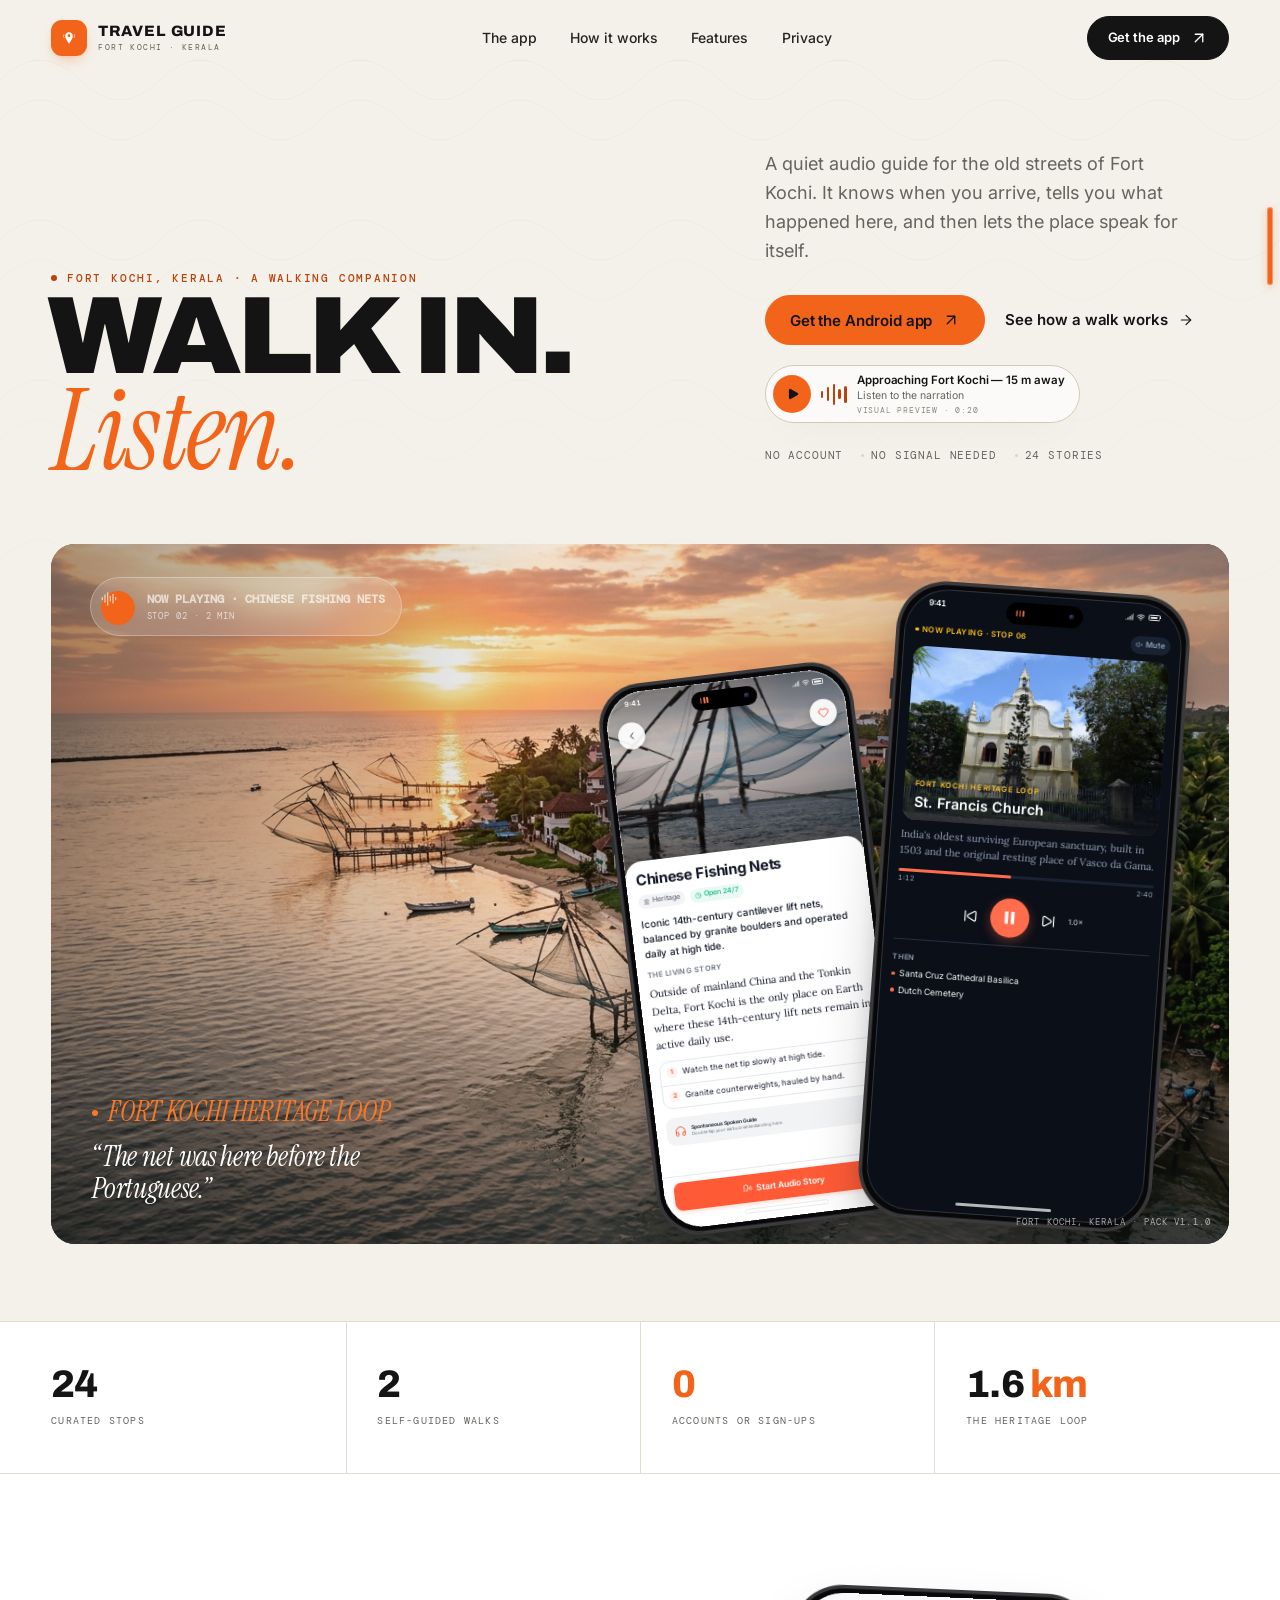
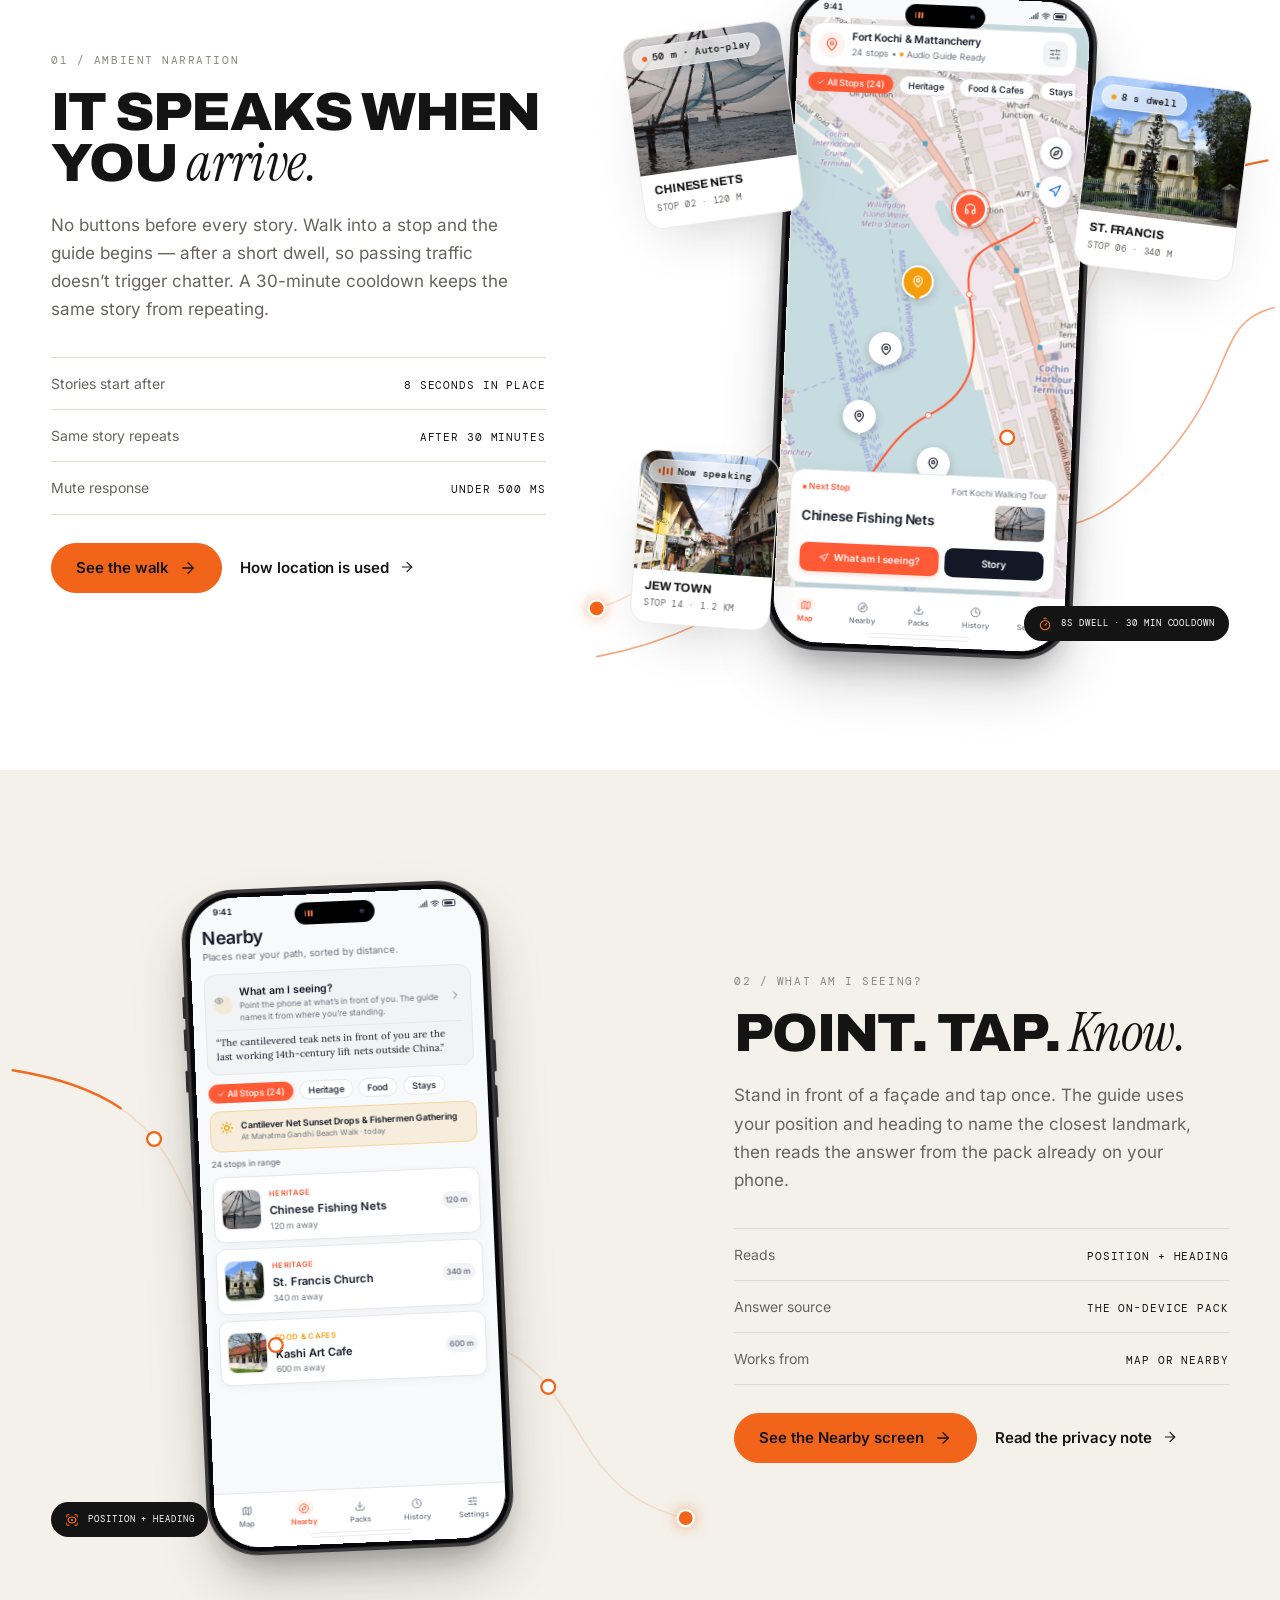
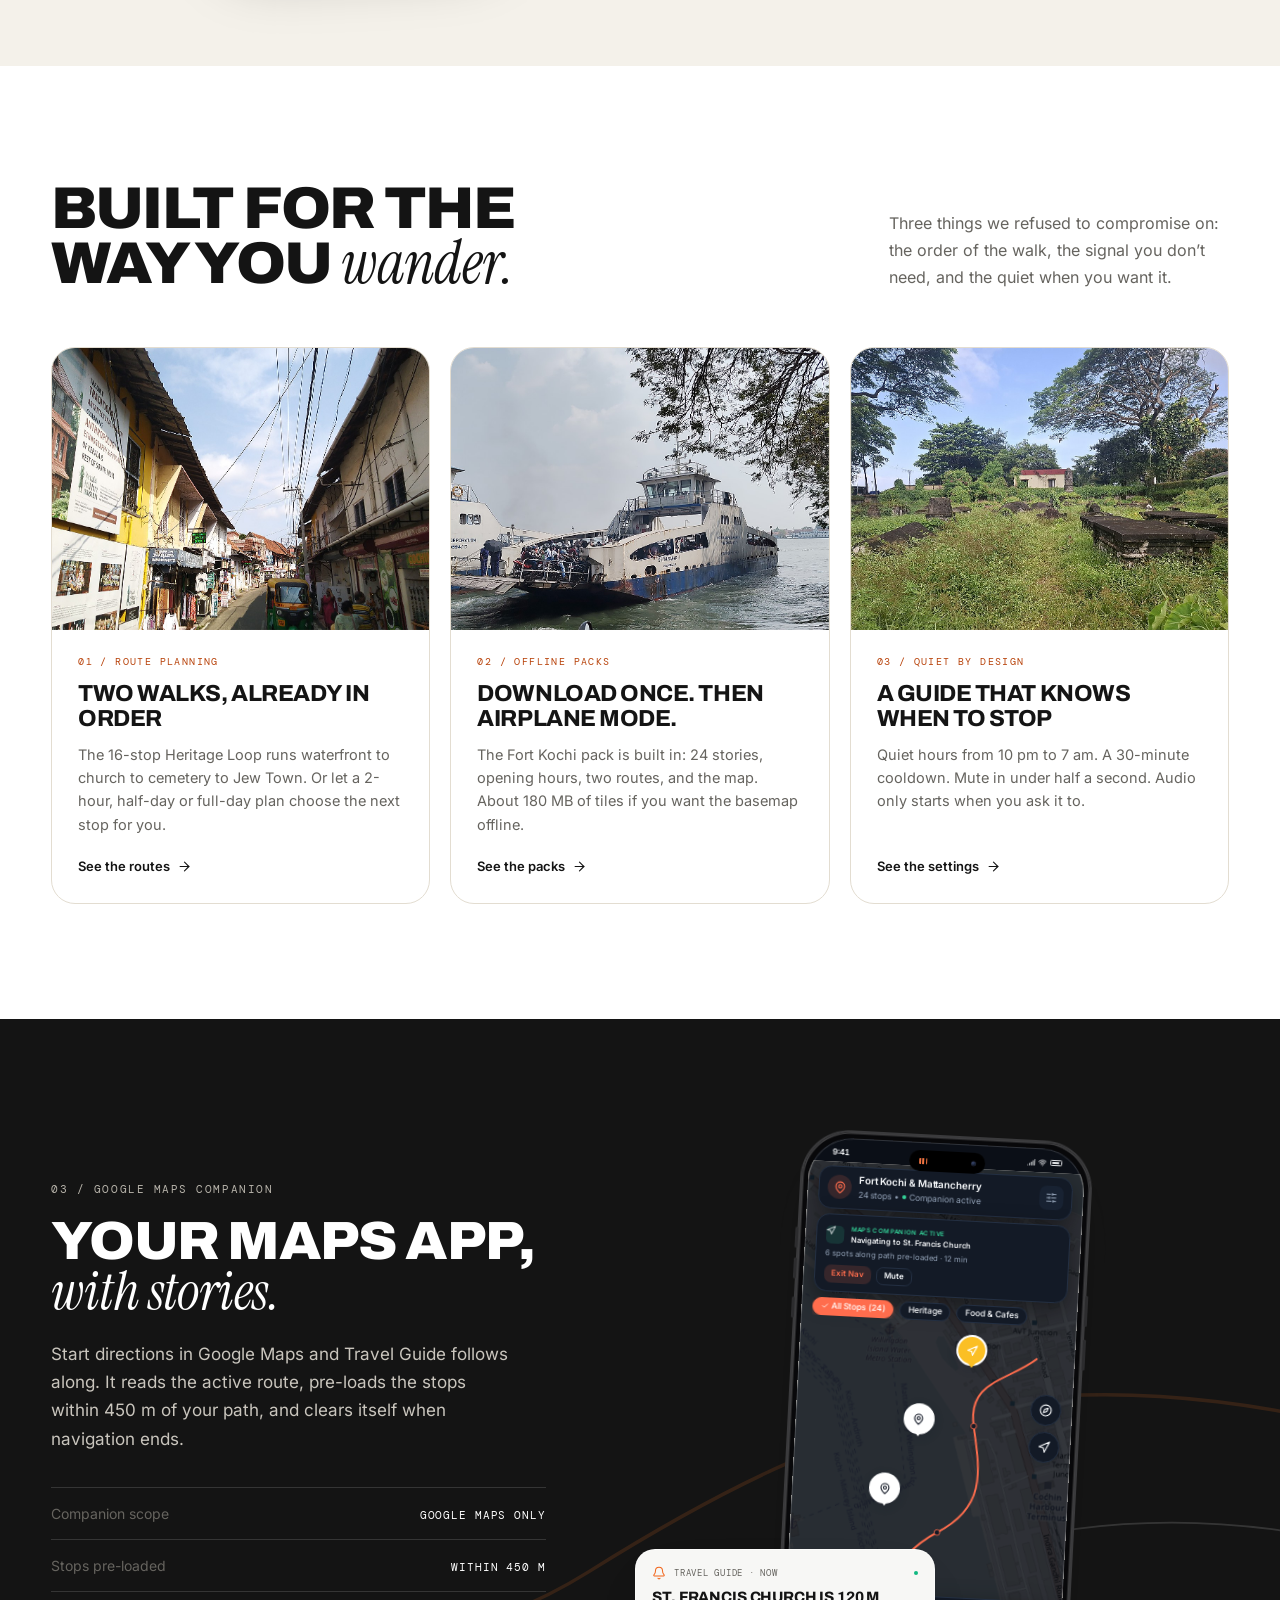
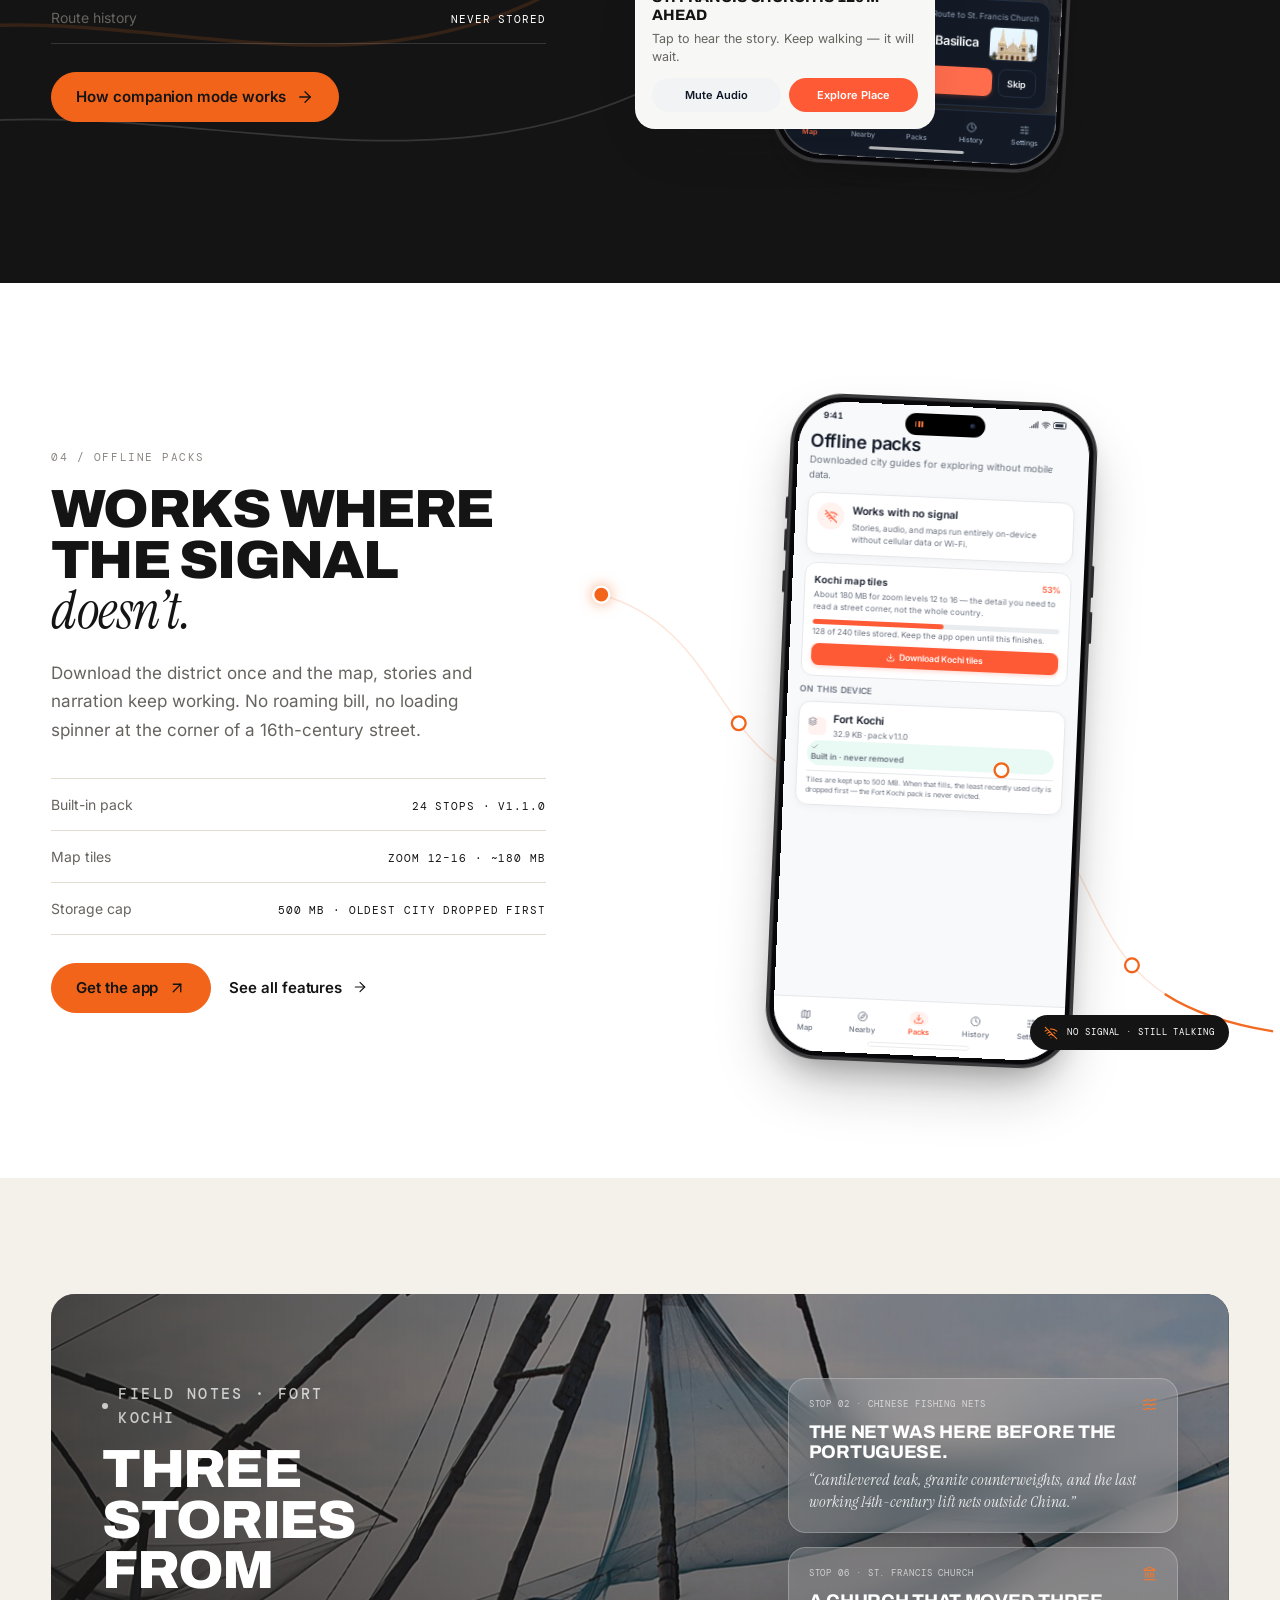
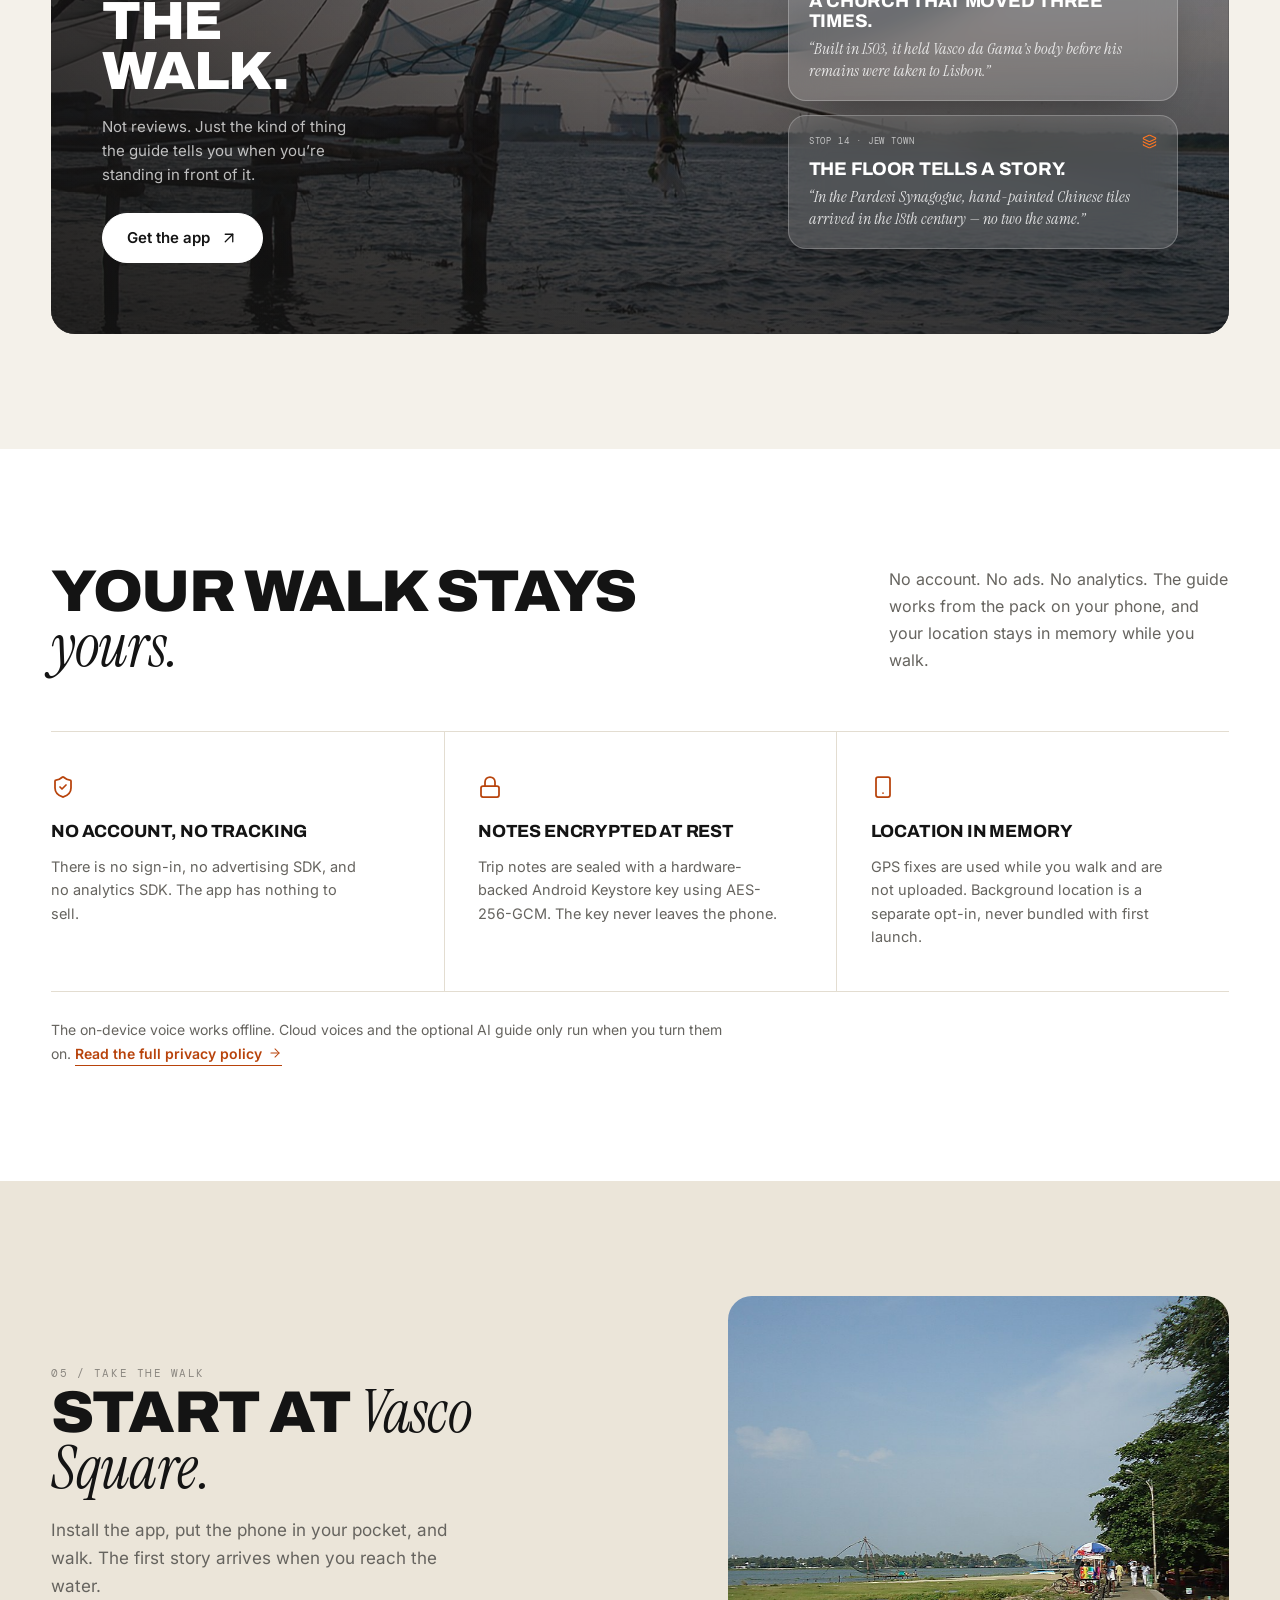
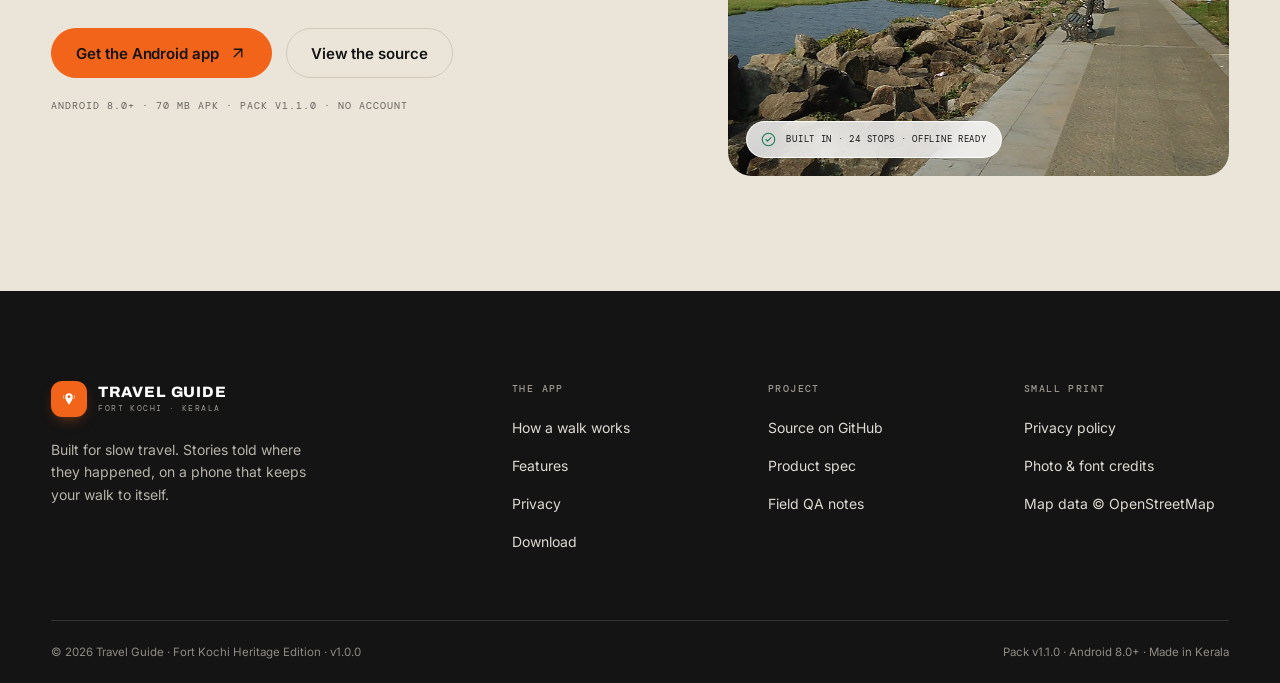
<file: website/index.html>
<!DOCTYPE html>
<html lang="en">
<head>
  <meta charset="utf-8" />
  <meta name="viewport" content="width=device-width, initial-scale=1" />
  <title>Travel Guide — Walk in. Listen. | Fort Kochi</title>
  <meta name="description" content="A quiet, offline audio companion for Fort Kochi. 24 curated stops, two self-guided walks, and no account. It knows when you arrive, tells you what happened here, and then lets the place speak for itself." />
  <meta name="theme-color" content="#f4f1ea" />
  <meta name="color-scheme" content="light" />

  <meta property="og:type" content="website" />
  <meta property="og:title" content="Travel Guide — Walk in. Listen." />
  <meta property="og:description" content="A quiet audio companion for the old streets of Fort Kochi. 24 stops. Two walks. No signal needed." />
  <meta property="og:image" content="assets/img/kochi_hero.jpg" />
  <meta name="twitter:card" content="summary_large_image" />

  <link rel="icon" href="assets/favicon.svg" type="image/svg+xml" />

  <link rel="preload" href="assets/fonts/archivo-normal-100-900-latin.woff2" as="font" type="font/woff2" crossorigin />
  <link rel="preload" href="assets/fonts/inter-normal-400-700-latin.woff2" as="font" type="font/woff2" crossorigin />
  <link rel="stylesheet" href="assets/fonts/fonts.css" />
  <link rel="stylesheet" href="css/styles.css" />
  <link rel="stylesheet" href="css/app.css" />
</head>
<body>
  <a class="skip-link" href="#main">Skip to content</a>

  <header class="nav" id="nav">
    <div class="container nav__inner">
      <a class="brand" href="#top">
        <span class="brand__mark" aria-hidden="true">
          <svg viewBox="0 0 108 108" role="img">
            <path d="M31 38C27 42 27 48 31 52" fill="none" stroke="currentColor" stroke-width="3" stroke-linecap="round" opacity=".85" />
            <path d="M77 38C81 42 81 48 77 52" fill="none" stroke="currentColor" stroke-width="3" stroke-linecap="round" opacity=".85" />
            <path d="M54 28C44.6 28 37 35.6 37 45C37 58.5 54 80 54 80C54 80 71 58.5 71 45C71 35.6 63.4 28 54 28Z" fill="currentColor" />
            <circle cx="54" cy="44" r="6.5" fill="#F26419" />
          </svg>
        </span>
        <span class="brand__name">Travel Guide<span>Fort Kochi · Kerala</span></span>
      </a>

      <nav class="nav__links" aria-label="Primary">
        <a href="#app">The app</a>
        <a href="#how">How it works</a>
        <a href="#features">Features</a>
        <a href="#privacy">Privacy</a>
      </nav>

      <a class="btn btn--dark nav__cta" href="#download">
        Get the app
        <svg class="icon" aria-hidden="true"><use href="assets/icons.svg#i-arrow-up-right" /></svg>
      </a>

      <button class="nav__toggle" type="button" id="menuToggle" aria-expanded="false" aria-controls="mobileMenu" aria-label="Open menu">
        <svg class="icon" aria-hidden="true"><use href="assets/icons.svg#i-menu" /></svg>
      </button>
    </div>
  </header>

  <div class="mobile-menu" id="mobileMenu" aria-hidden="true">
    <nav class="mobile-menu__links" aria-label="Mobile">
      <a href="#app">The app</a>
      <a href="#how">How it works</a>
      <a href="#features">Features</a>
      <a href="#privacy">Privacy</a>
      <a href="#download">Get the app</a>
    </nav>
    <div class="mobile-menu__foot">
      <span>Fort Kochi · Kerala · Android 8.0+</span>
      <a href="https://github.com/greninja-op/TRAVEL-GUIDE" target="_blank" rel="noreferrer">View the project</a>
    </div>
  </div>

  <main id="main">
    <section class="hero" id="top">
      <div class="container">
        <div class="hero__top">
          <div class="hero__copy">
            <p class="kicker"><span class="kicker__dot"></span>Fort Kochi, Kerala · A walking companion</p>
            <h1 class="hero__title">
              <span>Walk in.</span>
              <span><em>Listen.</em></span>
            </h1>
          </div>
          <div class="hero__aside">
            <p class="hero__lede">A quiet audio guide for the old streets of Fort Kochi. It knows when you arrive, tells you what happened here, and then lets the place speak for itself.</p>
            <div class="hero__actions">
              <a class="btn btn--primary" href="#download">
                Get the Android app
                <svg class="icon" aria-hidden="true"><use href="assets/icons.svg#i-arrow-up-right" /></svg>
              </a>
              <a class="btn btn--text" href="#how">
                See how a walk works
                <svg class="icon" aria-hidden="true"><use href="assets/icons.svg#i-arrow-right" /></svg>
              </a>
              <button class="audio-pill" type="button" id="audioPill" aria-pressed="false">
                <span class="audio-pill__play" aria-hidden="true">
                  <svg class="icon audio-pill__icon audio-pill__icon--play"><use href="assets/icons.svg#i-play" /></svg>
                  <svg class="icon audio-pill__icon audio-pill__icon--pause"><use href="assets/icons.svg#i-pause" /></svg>
                </span>
                <span class="audio-pill__wave" aria-hidden="true"><i></i><i></i><i></i><i></i><i></i></span>
                <span class="audio-pill__text">
                  <b>Approaching Fort Kochi — 15&nbsp;m&nbsp;away</b>
                  <span>Listen to the narration</span>
                  <span class="audio-pill__meta">Visual preview · 0:20</span>
                </span>
                <span class="sr-only">Visual preview. Narration plays in the Android app.</span>
              </button>
            </div>
            <ul class="hero__micro">
              <li>No account</li>
              <li>No signal needed</li>
              <li>24 stories</li>
            </ul>
          </div>
        </div>

        <div class="hero__banner">
          <img src="assets/img/kochi_hero.jpg" alt="Sunset over the Chinese fishing nets and the Fort Kochi shoreline, with nets silhouetted against the water." width="1376" height="768" fetchpriority="high" />
          <div class="hero__now">
            <span class="hero__now-icon"><svg class="icon" aria-hidden="true"><use href="assets/icons.svg#i-audio-lines" /></svg></span>
            <span><b>Now playing · Chinese Fishing Nets</b><span>Stop 02 · 2 min</span></span>
          </div>
          <div class="hero__banner-copy">
            <p class="kicker kicker--light"><span class="kicker__dot"></span>Fort Kochi Heritage Loop</p>
            <p>“The net was here before the Portuguese.”</p>
          </div>
          <div class="hero__devices">
            <div class="phone" aria-hidden="true">
              <div class="phone__screen">
                <div class="phone__island"></div>
                <div class="app app-detail">
                  <div class="app-status app-status--over">
                    <span class="app-status__time">9:41</span>
                    <span class="app-status__icons">
                      <svg class="icon"><use href="assets/icons.svg#i-signal" /></svg>
                      <svg class="icon"><use href="assets/icons.svg#i-wifi" /></svg>
                      <span class="app-status__battery"></span>
                    </span>
                  </div>
                  <div class="detail-hero">
                    <img src="assets/img/poi_chinese_fishing_nets.jpg" alt="" width="1200" height="800" />
                  </div>
                  <div class="detail-top">
                    <span class="detail-circle"><svg class="icon"><use href="assets/icons.svg#i-chevron-left" /></svg></span>
                    <span class="detail-circle detail-circle--heart"><svg class="icon"><use href="assets/icons.svg#i-heart" /></svg></span>
                  </div>
                  <div class="detail-sheet">
                    <h3>Chinese Fishing Nets</h3>
                    <div class="detail-meta">
                      <span class="detail-chip"><svg class="icon"><use href="assets/icons.svg#i-landmark" /></svg>Heritage</span>
                      <span class="detail-chip detail-chip--open"><svg class="icon"><use href="assets/icons.svg#i-clock" /></svg>Open 24/7</span>
                    </div>
                    <p class="detail-summary">Iconic 14th-century cantilever lift nets, balanced by granite boulders and operated daily at high tide.</p>
                    <p class="detail-section">The living story</p>
                    <p class="detail-story">Outside of mainland China and the Tonkin Delta, Fort Kochi is the only place on Earth where these 14th-century lift nets remain in active daily use.</p>
                    <div class="detail-spot">
                      <div class="detail-spot__row"><span class="detail-spot__num">1</span><span>Watch the net tip slowly at high tide.</span></div>
                      <div class="detail-spot__row"><span class="detail-spot__num">2</span><span>Granite counterweights, hauled by hand.</span></div>
                    </div>
                    <div class="detail-buds">
                      <svg class="icon"><use href="assets/icons.svg#i-headphones" /></svg>
                      <span><b>Spontaneous Spoken Guide</b><span>Double-tap your earbud while standing here.</span></span>
                    </div>
                  </div>
                  <div class="detail-dock">
                    <span class="app-btn app-btn--primary app-btn--full"><svg class="icon"><use href="assets/icons.svg#i-speech" /></svg>Start Audio Story</span>
                  </div>
                  <div class="app-home"></div>
                </div>
              </div>
            </div>

            <div class="phone" aria-hidden="true">
              <div class="phone__screen phone__screen--dark">
                <div class="phone__island"></div>
                <div class="app app--dark">
                  <div class="app-status">
                    <span class="app-status__time">9:41</span>
                    <span class="app-status__icons">
                      <svg class="icon"><use href="assets/icons.svg#i-signal" /></svg>
                      <svg class="icon"><use href="assets/icons.svg#i-wifi" /></svg>
                      <span class="app-status__battery"></span>
                    </span>
                  </div>
                  <div class="app-player">
                    <div class="app-player__head">
                      <span class="app-player__label"><span class="app-dot"></span>Now playing · Stop 06</span>
                      <span class="app-player__mute"><svg class="icon"><use href="assets/icons.svg#i-volume-x" /></svg>Mute</span>
                    </div>
                    <div class="player-art">
                      <img src="assets/img/poi_st_francis_church.jpg" alt="" width="1200" height="800" />
                      <div class="player-art__cap">
                        <span>Fort Kochi Heritage Loop</span>
                        <h4>St. Francis Church</h4>
                      </div>
                    </div>
                    <p class="player-transcript">India's oldest surviving European sanctuary, built in 1503 and the original resting place of Vasco da Gama.</p>
                    <div class="player-progress">
                      <div class="player-progress__bar"><i></i></div>
                      <div class="player-progress__time"><span>1:12</span><span>2:40</span></div>
                    </div>
                    <div class="player-controls">
                      <svg class="icon"><use href="assets/icons.svg#i-skip-back" /></svg>
                      <span class="player-play"><svg class="icon"><use href="assets/icons.svg#i-pause" /></svg></span>
                      <svg class="icon"><use href="assets/icons.svg#i-skip-forward" /></svg>
                      <span class="player-speed">1.0×</span>
                    </div>
                    <div class="player-next">
                      <span class="player-next__label">Then</span>
                      <div class="player-next__row"><span class="app-dot"></span>Santa Cruz Cathedral Basilica</div>
                      <div class="player-next__row"><span class="app-dot"></span>Dutch Cemetery</div>
                    </div>
                  </div>
                  <div class="app-home"></div>
                </div>
              </div>
            </div>

          </div>
          <span class="hero__banner-credit">Fort Kochi, Kerala · Pack v1.1.0</span>
        </div>
      </div>
    </section>

    <section class="stats" aria-label="Trail facts">
      <div class="container stats__grid">
        <div class="stat reveal">
          <div class="stat__value">24</div>
          <span class="stat__label">Curated stops</span>
        </div>
        <div class="stat reveal" style="--delay: 70ms">
          <div class="stat__value">2</div>
          <span class="stat__label">Self-guided walks</span>
        </div>
        <div class="stat reveal" style="--delay: 140ms">
          <div class="stat__value"><span>0</span></div>
          <span class="stat__label">Accounts or sign-ups</span>
        </div>
        <div class="stat reveal" style="--delay: 210ms">
          <div class="stat__value">1.6<span> km</span></div>
          <span class="stat__label">The heritage loop</span>
        </div>
      </div>
    </section>

    <section class="section section--white" id="how">
      <div class="container feature">
        <div class="feature__copy reveal">
          <span class="section-index">01 / Ambient narration</span>
          <h2 class="feature__title">It speaks when you <em>arrive.</em></h2>
          <p class="feature__body">No buttons before every story. Walk into a stop and the guide begins — after a short dwell, so passing traffic doesn’t trigger chatter. A 30-minute cooldown keeps the same story from repeating.</p>
          <dl class="spec-list">
            <div class="spec-row"><dt>Stories start after</dt><dd>8 seconds in place</dd></div>
            <div class="spec-row"><dt>Same story repeats</dt><dd>After 30 minutes</dd></div>
            <div class="spec-row"><dt>Mute response</dt><dd>Under 500 ms</dd></div>
          </dl>
          <div class="feature__actions">
            <a class="btn btn--primary" href="#features">See the walk <svg class="icon" aria-hidden="true"><use href="assets/icons.svg#i-arrow-right" /></svg></a>
            <a class="btn btn--text" href="#privacy">How location is used <svg class="icon" aria-hidden="true"><use href="assets/icons.svg#i-arrow-right" /></svg></a>
          </div>
        </div>

        <div class="feature__media stage reveal" role="img" aria-label="Travel Guide map screen with the Fort Kochi route, pins and next-stop card">
          <svg class="stage__trail trail-draw" viewBox="0 0 620 620" aria-hidden="true">
            <path pathLength="1" d="M 18 548 C 118 520 108 412 208 392 S 332 468 398 372 S 430 190 602 158" />
            <path class="dash" pathLength="1" d="M 18 590 C 150 566 210 480 300 470 S 420 512 500 430 S 552 300 608 286" />
          </svg>

          <figure class="float-card float-card--a">
            <span class="trigger-badge"><i class="trigger-badge__dot trigger-badge__dot--coral" aria-hidden="true"></i><span class="trigger-badge__label">50 m · <span class="trigger-badge__keep">Auto-play</span></span></span>
            <img src="assets/img/poi_chinese_fishing_nets.jpg" alt="Chinese fishing nets over the water at Fort Kochi" width="1200" height="800" loading="lazy" />
            <figcaption><b>Chinese nets</b><span>Stop 02 · 120 m</span></figcaption>
          </figure>
          <figure class="float-card float-card--b">
            <span class="trigger-badge"><i class="trigger-badge__dot trigger-badge__dot--amber" aria-hidden="true"></i><span class="trigger-badge__label">8 s dwell</span></span>
            <img src="assets/img/poi_st_francis_church.jpg" alt="The cream façade of St. Francis Church" width="1200" height="800" loading="lazy" />
            <figcaption><b>St. Francis</b><span>Stop 06 · 340 m</span></figcaption>
          </figure>
          <figure class="float-card float-card--c">
            <span class="trigger-badge"><span class="trigger-badge__wave" aria-hidden="true"><i></i><i></i><i></i><i></i></span><span class="trigger-badge__label">Now speaking</span></span>
            <img src="assets/img/poi_jew_town_lanes.jpg" alt="A narrow street in Jew Town, Mattancherry" width="1200" height="800" loading="lazy" />
            <figcaption><b>Jew Town</b><span>Stop 14 · 1.2 km</span></figcaption>
          </figure>

          <div class="stage__phone" aria-hidden="true">
            <div class="phone">
              <div class="phone__screen">
                <div class="phone__island"></div>
                <div class="app">
                  <div class="app-status">
                    <span class="app-status__time">9:41</span>
                    <span class="app-status__icons">
                      <svg class="icon"><use href="assets/icons.svg#i-signal" /></svg>
                      <svg class="icon"><use href="assets/icons.svg#i-wifi" /></svg>
                      <span class="app-status__battery"></span>
                    </span>
                  </div>
                  <div class="app-map">
                    <img class="app-map__img" src="assets/img/fort-kochi-map.png" alt="" width="768" height="768" loading="lazy" />
                    <div class="app-map__tint"></div>
                    <svg class="app-map__route" viewBox="0 0 390 844" preserveAspectRatio="none" aria-hidden="true">
                      <path d="M 42 706 C 118 662 128 570 196 532 S 258 438 244 366 S 286 302 330 262" />
                      <circle cx="42" cy="706" r="4" />
                      <circle cx="196" cy="532" r="4" />
                      <circle cx="244" cy="366" r="4" />
                      <circle cx="330" cy="262" r="4" />
                    </svg>

                    <div class="app-pin app-pin--active" style="left: 56%; top: 27%"><svg class="icon"><use href="assets/icons.svg#i-headphones" /></svg></div>
                    <div class="app-pin app-pin--next" style="left: 39%; top: 39%"><svg class="icon"><use href="assets/icons.svg#i-map-pin" /></svg></div>
                    <div class="app-pin" style="left: 29%; top: 50%"><svg class="icon"><use href="assets/icons.svg#i-map-pin" /></svg></div>
                    <div class="app-pin" style="left: 21%; top: 61%"><svg class="icon"><use href="assets/icons.svg#i-map-pin" /></svg></div>
                    <div class="app-pin" style="left: 47%; top: 68%"><svg class="icon"><use href="assets/icons.svg#i-map-pin" /></svg></div>

                    <div class="app-map__top">
                      <div class="app-place-card">
                        <span class="app-place-card__icon"><svg class="icon"><use href="assets/icons.svg#i-map-pin" /></svg></span>
                        <span class="app-place-card__text">
                          <div class="app-place-card__title">Fort Kochi &amp; Mattancherry</div>
                          <p>24 stops <span>•</span> <span class="app-dot"></span> Audio Guide Ready</p>
                        </span>
                        <span class="app-square-btn"><svg class="icon"><use href="assets/icons.svg#i-sliders" /></svg></span>
                      </div>
                      <div class="app-pills">
                        <span class="app-pill app-pill--active"><svg class="icon"><use href="assets/icons.svg#i-check" /></svg>All Stops (24)</span>
                        <span class="app-pill">Heritage</span>
                        <span class="app-pill">Food &amp; Cafes</span>
                        <span class="app-pill">Stays</span>
                      </div>
                    </div>

                    <div class="app-map__controls">
                      <span class="app-ctrl"><svg class="icon"><use href="assets/icons.svg#i-compass" /></svg></span>
                      <span class="app-ctrl app-ctrl--follow"><svg class="icon"><use href="assets/icons.svg#i-navigation" /></svg></span>
                    </div>

                    <div class="app-preview">
                      <div class="app-preview__head">
                        <span class="app-tag"><span class="app-dot"></span>Next Stop</span>
                        <span class="app-preview__route">Fort Kochi Walking Tour</span>
                      </div>
                      <div class="app-preview__main">
                        <h4>Chinese Fishing Nets</h4>
                        <span class="app-preview__thumb"><img src="assets/img/poi_chinese_fishing_nets.jpg" alt="" width="1200" height="800" loading="lazy" /></span>
                      </div>
                      <div class="app-preview__actions">
                        <span class="app-btn app-btn--primary"><svg class="icon"><use href="assets/icons.svg#i-navigation" /></svg>What am I seeing?</span>
                        <span class="app-btn app-btn--dark">Story</span>
                      </div>
                    </div>
                  </div>
                  <div class="app-nav">
                    <span class="app-nav__item app-nav__item--active"><span class="app-nav__pill"><svg class="icon"><use href="assets/icons.svg#i-map" /></svg></span>Map</span>
                    <span class="app-nav__item"><span class="app-nav__pill"><svg class="icon"><use href="assets/icons.svg#i-compass" /></svg></span>Nearby</span>
                    <span class="app-nav__item"><span class="app-nav__pill"><svg class="icon"><use href="assets/icons.svg#i-download" /></svg></span>Packs</span>
                    <span class="app-nav__item"><span class="app-nav__pill"><svg class="icon"><use href="assets/icons.svg#i-clock" /></svg></span>History</span>
                    <span class="app-nav__item"><span class="app-nav__pill"><svg class="icon"><use href="assets/icons.svg#i-sliders" /></svg></span>Settings</span>
                  </div>
                  <div class="app-home"></div>
                </div>
              </div>
            </div>
          </div>

          <span class="stage__note"><svg class="icon" aria-hidden="true"><use href="assets/icons.svg#i-timer" /></svg>8s dwell · 30 min cooldown</span>
        </div>
      </div>
    </section>

    <section class="section section--alabaster" id="app">
      <div class="container feature feature--reverse">
        <div class="feature__copy reveal">
          <span class="section-index">02 / What am I seeing?</span>
          <h2 class="feature__title">Point. Tap. <em>Know.</em></h2>
          <p class="feature__body">Stand in front of a façade and tap once. The guide uses your position and heading to name the closest landmark, then reads the answer from the pack already on your phone.</p>
          <dl class="spec-list">
            <div class="spec-row"><dt>Reads</dt><dd>Position + heading</dd></div>
            <div class="spec-row"><dt>Answer source</dt><dd>The on-device pack</dd></div>
            <div class="spec-row"><dt>Works from</dt><dd>Map or Nearby</dd></div>
          </dl>
          <div class="feature__actions">
            <a class="btn btn--primary" href="#features">See the Nearby screen <svg class="icon" aria-hidden="true"><use href="assets/icons.svg#i-arrow-right" /></svg></a>
            <a class="btn btn--text" href="#privacy">Read the privacy note <svg class="icon" aria-hidden="true"><use href="assets/icons.svg#i-arrow-right" /></svg></a>
          </div>
        </div>

        <div class="feature__media stage stage--left reveal" role="img" aria-label="Travel Guide Nearby screen with the What am I seeing card and nearby stops">
          <svg class="stage__trail trail-draw" viewBox="0 0 620 620" aria-hidden="true">
            <path pathLength="1" d="M 604 560 C 496 536 520 430 420 404 S 286 472 220 380 S 180 196 18 170" />
          </svg>

          <div class="stage__phone" aria-hidden="true">
            <div class="phone">
              <div class="phone__screen">
                <div class="phone__island"></div>
                <div class="app">
                  <div class="app-status">
                    <span class="app-status__time">9:41</span>
                    <span class="app-status__icons">
                      <svg class="icon"><use href="assets/icons.svg#i-signal" /></svg>
                      <svg class="icon"><use href="assets/icons.svg#i-wifi" /></svg>
                      <span class="app-status__battery"></span>
                    </span>
                  </div>
                  <div class="app-nearby">
                    <div class="nearby-head">
                      <h3>Nearby</h3>
                      <p>Places near your path, sorted by distance.</p>
                    </div>

                    <div class="seeing-card">
                      <div class="seeing-card__top">
                        <span class="seeing-card__eye"><svg class="icon"><use href="assets/icons.svg#i-eye" /></svg></span>
                        <div style="flex:1">
                          <b>What am I seeing?</b>
                          <span>Point the phone at what’s in front of you. The guide names it from where you’re standing.</span>
                        </div>
                        <svg class="icon" style="width:1em;height:1em;color:var(--app-text-2)"><use href="assets/icons.svg#i-chevron-right" /></svg>
                      </div>
                      <p class="seeing-card__answer">“The cantilevered teak nets in front of you are the last working 14th-century lift nets outside China.”</p>
                    </div>

                    <div class="nearby-filters">
                      <span class="app-pill app-pill--active"><svg class="icon"><use href="assets/icons.svg#i-check" /></svg>All Stops (24)</span>
                      <span class="app-pill">Heritage</span>
                      <span class="app-pill">Food</span>
                      <span class="app-pill">Stays</span>
                    </div>

                    <div class="nearby-event">
                      <svg class="icon"><use href="assets/icons.svg#i-sun" /></svg>
                      <div>
                        <b>Cantilever Net Sunset Drops &amp; Fishermen Gathering</b>
                        <span>At Mahatma Gandhi Beach Walk · today</span>
                      </div>
                    </div>

                    <p class="nearby-count">24 stops in range</p>

                    <div class="poi-row">
                      <span class="poi-row__img"><img src="assets/img/poi_chinese_fishing_nets.jpg" alt="" width="1200" height="800" loading="lazy" /></span>
                      <span class="poi-row__text">
                        <span class="poi-row__layer">Heritage</span>
                        <h4>Chinese Fishing Nets</h4>
                        <p>120 m away</p>
                      </span>
                      <span class="poi-row__distance">120 m</span>
                    </div>
                    <div class="poi-row">
                      <span class="poi-row__img"><img src="assets/img/poi_st_francis_church.jpg" alt="" width="1200" height="800" loading="lazy" /></span>
                      <span class="poi-row__text">
                        <span class="poi-row__layer">Heritage</span>
                        <h4>St. Francis Church</h4>
                        <p>340 m away</p>
                      </span>
                      <span class="poi-row__distance">340 m</span>
                    </div>
                    <div class="poi-row">
                      <span class="poi-row__img"><img src="assets/img/poi_kashi_art_cafe.jpg" alt="" width="1200" height="800" loading="lazy" /></span>
                      <span class="poi-row__text">
                        <span class="poi-row__layer poi-row__layer--food">Food &amp; Cafes</span>
                        <h4>Kashi Art Cafe</h4>
                        <p>600 m away</p>
                      </span>
                      <span class="poi-row__distance">600 m</span>
                    </div>
                  </div>
                  <div class="app-nav">
                    <span class="app-nav__item"><span class="app-nav__pill"><svg class="icon"><use href="assets/icons.svg#i-map" /></svg></span>Map</span>
                    <span class="app-nav__item app-nav__item--active"><span class="app-nav__pill"><svg class="icon"><use href="assets/icons.svg#i-compass" /></svg></span>Nearby</span>
                    <span class="app-nav__item"><span class="app-nav__pill"><svg class="icon"><use href="assets/icons.svg#i-download" /></svg></span>Packs</span>
                    <span class="app-nav__item"><span class="app-nav__pill"><svg class="icon"><use href="assets/icons.svg#i-clock" /></svg></span>History</span>
                    <span class="app-nav__item"><span class="app-nav__pill"><svg class="icon"><use href="assets/icons.svg#i-sliders" /></svg></span>Settings</span>
                  </div>
                  <div class="app-home"></div>
                </div>
              </div>
            </div>
          </div>

          <span class="stage__note" style="left:0;right:auto"><svg class="icon" aria-hidden="true"><use href="assets/icons.svg#i-scan-eye" /></svg>Position + heading</span>
        </div>
      </div>
    </section>

    <section class="section section--white" id="features">
      <div class="container">
        <div class="section-head reveal">
          <h2 class="section-title">Built for the way you <em>wander.</em></h2>
          <p class="section-lede">Three things we refused to compromise on: the order of the walk, the signal you don’t need, and the quiet when you want it.</p>
        </div>

        <div class="value-grid">
          <article class="value-card reveal">
            <div class="value-card__media">
              <img src="assets/img/poi_jew_town_lanes.jpg" alt="A narrow lane in Jew Town, Mattancherry, with shops and a rickshaw." width="1200" height="800" loading="lazy" />
            </div>
            <div class="value-card__body">
              <span class="value-card__index">01 / Route planning</span>
              <h3>Two walks, already in order</h3>
              <p>The 16-stop Heritage Loop runs waterfront to church to cemetery to Jew Town. Or let a 2-hour, half-day or full-day plan choose the next stop for you.</p>
              <a class="value-card__link" href="#how">See the routes <svg class="icon" aria-hidden="true"><use href="assets/icons.svg#i-arrow-right" /></svg></a>
            </div>
          </article>

          <article class="value-card reveal" style="--delay: 80ms">
            <div class="value-card__media">
              <img src="assets/img/poi_fort_kochi_jetty.jpg" alt="Boats at the Fort Kochi jetty under a wide sky." width="1200" height="800" loading="lazy" />
            </div>
            <div class="value-card__body">
              <span class="value-card__index">02 / Offline packs</span>
              <h3>Download once. Then airplane mode.</h3>
              <p>The Fort Kochi pack is built in: 24 stories, opening hours, two routes, and the map. About 180 MB of tiles if you want the basemap offline.</p>
              <a class="value-card__link" href="#offline">See the packs <svg class="icon" aria-hidden="true"><use href="assets/icons.svg#i-arrow-right" /></svg></a>
            </div>
          </article>

          <article class="value-card reveal" style="--delay: 160ms">
            <div class="value-card__media">
              <img src="assets/img/poi_dutch_cemetery.jpg" alt="Old headstones under trees at the Dutch Cemetery in Fort Kochi." width="1200" height="800" loading="lazy" />
            </div>
            <div class="value-card__body">
              <span class="value-card__index">03 / Quiet by design</span>
              <h3>A guide that knows when to stop</h3>
              <p>Quiet hours from 10 pm to 7 am. A 30-minute cooldown. Mute in under half a second. Audio only starts when you ask it to.</p>
              <a class="value-card__link" href="#privacy">See the settings <svg class="icon" aria-hidden="true"><use href="assets/icons.svg#i-arrow-right" /></svg></a>
            </div>
          </article>
        </div>
      </div>
    </section>

    <section class="section section--dark companion" id="companion">
      <div class="container companion__grid">
        <div class="feature__copy reveal">
          <span class="section-index">03 / Google Maps companion</span>
          <h2 class="feature__title">Your maps app, <em>with stories.</em></h2>
          <p class="feature__body">Start directions in Google Maps and Travel Guide follows along. It reads the active route, pre-loads the stops within 450 m of your path, and clears itself when navigation ends.</p>
          <dl class="spec-list">
            <div class="spec-row"><dt>Companion scope</dt><dd>Google Maps only</dd></div>
            <div class="spec-row"><dt>Stops pre-loaded</dt><dd>Within 450 m</dd></div>
            <div class="spec-row"><dt>Route history</dt><dd>Never stored</dd></div>
          </dl>
          <div class="feature__actions">
            <a class="btn btn--primary" href="#features">How companion mode works <svg class="icon" aria-hidden="true"><use href="assets/icons.svg#i-arrow-right" /></svg></a>
          </div>
        </div>

        <div class="companion__media reveal" role="img" aria-label="Travel Guide running alongside Google Maps navigation">
          <div class="phone" aria-hidden="true">
            <div class="phone__screen phone__screen--dark">
              <div class="phone__island"></div>
              <div class="app app--dark">
                <div class="app-status">
                  <span class="app-status__time">9:41</span>
                  <span class="app-status__icons">
                    <svg class="icon"><use href="assets/icons.svg#i-signal" /></svg>
                    <svg class="icon"><use href="assets/icons.svg#i-wifi" /></svg>
                    <span class="app-status__battery"></span>
                  </span>
                </div>
                <div class="app-map">
                  <img class="app-map__img" src="assets/img/fort-kochi-map.png" alt="" width="768" height="768" loading="lazy" />
                  <div class="app-map__tint"></div>
                  <svg class="app-map__route" viewBox="0 0 390 844" preserveAspectRatio="none" aria-hidden="true">
                    <path d="M 48 690 C 118 648 140 560 208 520 S 264 430 252 366 S 296 300 336 266" />
                    <circle cx="48" cy="690" r="4" />
                    <circle cx="208" cy="520" r="4" />
                    <circle cx="252" cy="366" r="4" />
                  </svg>

                  <div class="app-pin app-pin--next" style="left: 57%; top: 28%"><svg class="icon"><use href="assets/icons.svg#i-navigation" /></svg></div>
                  <div class="app-pin" style="left: 39%; top: 40%"><svg class="icon"><use href="assets/icons.svg#i-map-pin" /></svg></div>
                  <div class="app-pin" style="left: 28%; top: 52%"><svg class="icon"><use href="assets/icons.svg#i-map-pin" /></svg></div>

                  <div class="app-map__top">
                    <div class="app-place-card">
                      <span class="app-place-card__icon"><svg class="icon"><use href="assets/icons.svg#i-map-pin" /></svg></span>
                      <span class="app-place-card__text">
                        <div class="app-place-card__title">Fort Kochi &amp; Mattancherry</div>
                        <p>24 stops <span>•</span> <span class="app-dot app-dot--green"></span> Companion active</p>
                      </span>
                      <span class="app-square-btn"><svg class="icon"><use href="assets/icons.svg#i-sliders" /></svg></span>
                    </div>

                    <div class="companion-banner">
                      <div class="companion-banner__top">
                        <span class="companion-banner__icon"><svg class="icon"><use href="assets/icons.svg#i-navigation" /></svg></span>
                        <span style="flex:1">
                          <b>Maps companion active</b>
                          <span>Navigating to St. Francis Church</span>
                        </span>
                      </div>
                      <p>6 spots along path pre-loaded · 12 min</p>
                      <div class="companion-banner__actions">
                        <span class="app-btn app-btn--tonal">Exit Nav</span>
                        <span class="app-btn app-btn--quiet">Mute</span>
                      </div>
                    </div>

                    <div class="app-pills">
                      <span class="app-pill app-pill--active"><svg class="icon"><use href="assets/icons.svg#i-check" /></svg>All Stops (24)</span>
                      <span class="app-pill">Heritage</span>
                      <span class="app-pill">Food &amp; Cafes</span>
                    </div>
                  </div>

                  <div class="app-map__controls app-map__controls--low">
                    <span class="app-ctrl"><svg class="icon"><use href="assets/icons.svg#i-compass" /></svg></span>
                    <span class="app-ctrl app-ctrl--follow"><svg class="icon"><use href="assets/icons.svg#i-navigation" /></svg></span>
                  </div>

                  <div class="app-preview">
                    <div class="app-preview__head">
                      <span class="app-tag app-tag--green"><span class="app-dot"></span>Companion</span>
                      <span class="app-preview__route">Route to St. Francis Church</span>
                    </div>
                    <div class="app-preview__main">
                      <h4>Santa Cruz Cathedral Basilica</h4>
                      <span class="app-preview__thumb"><img src="assets/img/poi_santa_cruz_basilica.jpg" alt="" width="1200" height="800" loading="lazy" /></span>
                    </div>
                    <div class="app-preview__actions">
                      <span class="app-btn app-btn--primary"><svg class="icon"><use href="assets/icons.svg#i-headphones" /></svg>Play story</span>
                      <span class="app-btn app-btn--quiet">Skip</span>
                    </div>
                  </div>
                </div>
                <div class="app-nav">
                  <span class="app-nav__item app-nav__item--active"><span class="app-nav__pill"><svg class="icon"><use href="assets/icons.svg#i-map" /></svg></span>Map</span>
                  <span class="app-nav__item"><span class="app-nav__pill"><svg class="icon"><use href="assets/icons.svg#i-compass" /></svg></span>Nearby</span>
                  <span class="app-nav__item"><span class="app-nav__pill"><svg class="icon"><use href="assets/icons.svg#i-download" /></svg></span>Packs</span>
                  <span class="app-nav__item"><span class="app-nav__pill"><svg class="icon"><use href="assets/icons.svg#i-clock" /></svg></span>History</span>
                  <span class="app-nav__item"><span class="app-nav__pill"><svg class="icon"><use href="assets/icons.svg#i-sliders" /></svg></span>Settings</span>
                </div>
                <div class="app-home"></div>
              </div>
            </div>
          </div>

          <div class="notif-card">
            <div class="notif-card__top">
              <svg class="icon"><use href="assets/icons.svg#i-bell" /></svg>
              Travel Guide · now
              <span class="app-dot app-dot--green" style="margin-left:auto"></span>
            </div>
            <div class="notif-card__title">St. Francis Church is 120 m ahead</div>
            <p>Tap to hear the story. Keep walking — it will wait.</p>
            <div class="notif-card__actions">
              <span class="mute">Mute Audio</span>
              <span class="explore">Explore Place</span>
            </div>
          </div>
        </div>
      </div>
    </section>

    <section class="section section--white" id="offline">
      <div class="container feature">
        <div class="feature__copy reveal">
          <span class="section-index">04 / Offline packs</span>
          <h2 class="feature__title">Works where the signal <em>doesn’t.</em></h2>
          <p class="feature__body">Download the district once and the map, stories and narration keep working. No roaming bill, no loading spinner at the corner of a 16th-century street.</p>
          <dl class="spec-list">
            <div class="spec-row"><dt>Built-in pack</dt><dd>24 stops · v1.1.0</dd></div>
            <div class="spec-row"><dt>Map tiles</dt><dd>Zoom 12–16 · ~180 MB</dd></div>
            <div class="spec-row"><dt>Storage cap</dt><dd>500 MB · oldest city dropped first</dd></div>
          </dl>
          <div class="feature__actions">
            <a class="btn btn--primary" href="#download">Get the app <svg class="icon" aria-hidden="true"><use href="assets/icons.svg#i-arrow-up-right" /></svg></a>
            <a class="btn btn--text" href="#features">See all features <svg class="icon" aria-hidden="true"><use href="assets/icons.svg#i-arrow-right" /></svg></a>
          </div>
        </div>

        <div class="feature__media stage reveal" role="img" aria-label="Travel Guide offline packs screen showing the built-in Fort Kochi pack and map tile download">
          <svg class="stage__trail trail-draw" viewBox="0 0 620 620" aria-hidden="true">
            <path pathLength="1" d="M 22 180 C 128 210 120 320 214 344 S 338 276 404 366 S 452 534 606 560" />
          </svg>

          <div class="stage__phone" aria-hidden="true">
            <div class="phone">
              <div class="phone__screen">
                <div class="phone__island"></div>
                <div class="app">
                  <div class="app-status">
                    <span class="app-status__time">9:41</span>
                    <span class="app-status__icons">
                      <svg class="icon"><use href="assets/icons.svg#i-signal" /></svg>
                      <svg class="icon"><use href="assets/icons.svg#i-wifi" /></svg>
                      <span class="app-status__battery"></span>
                    </span>
                  </div>
                  <div class="app-packs">
                    <div class="packs-head">
                      <h3>Offline packs</h3>
                      <p>Downloaded city guides for exploring without mobile data.</p>
                    </div>

                    <div class="pack-promise">
                      <span class="pack-promise__icon"><svg class="icon"><use href="assets/icons.svg#i-wifi-off" /></svg></span>
                      <div>
                        <b>Works with no signal</b>
                        <p>Stories, audio, and maps run entirely on-device without cellular data or Wi-Fi.</p>
                      </div>
                    </div>

                    <div class="pack-download">
                      <div class="pack-download__top">
                        <b>Kochi map tiles</b>
                        <span>53%</span>
                      </div>
                      <p>About 180 MB for zoom levels 12 to 16 — the detail you need to read a street corner, not the whole country.</p>
                      <div class="pack-bar"><i></i></div>
                      <p class="pack-caption">128 of 240 tiles stored. Keep the app open until this finishes.</p>
                      <span class="app-btn app-btn--primary app-btn--full" style="margin-top:.55em;min-height:2.6em;font-size:.72em"><svg class="icon"><use href="assets/icons.svg#i-download" /></svg>Download Kochi tiles</span>
                    </div>

                    <p class="pack-section">On this device</p>
                    <div class="pack-card">
                      <div class="pack-card__top">
                        <span class="pack-card__icon"><svg class="icon"><use href="assets/icons.svg#i-layers" /></svg></span>
                        <div style="flex:1">
                          <b>Fort Kochi</b>
                          <span>32.9 KB · pack v1.1.0</span>
                        </div>
                      </div>
                      <span class="pack-tag"><svg class="icon"><use href="assets/icons.svg#i-check" /></svg>Built in · never removed</span>
                      <p class="pack-foot">Tiles are kept up to 500 MB. When that fills, the least recently used city is dropped first — the Fort Kochi pack is never evicted.</p>
                    </div>
                  </div>
                  <div class="app-nav">
                    <span class="app-nav__item"><span class="app-nav__pill"><svg class="icon"><use href="assets/icons.svg#i-map" /></svg></span>Map</span>
                    <span class="app-nav__item"><span class="app-nav__pill"><svg class="icon"><use href="assets/icons.svg#i-compass" /></svg></span>Nearby</span>
                    <span class="app-nav__item app-nav__item--active"><span class="app-nav__pill"><svg class="icon"><use href="assets/icons.svg#i-download" /></svg></span>Packs</span>
                    <span class="app-nav__item"><span class="app-nav__pill"><svg class="icon"><use href="assets/icons.svg#i-clock" /></svg></span>History</span>
                    <span class="app-nav__item"><span class="app-nav__pill"><svg class="icon"><use href="assets/icons.svg#i-sliders" /></svg></span>Settings</span>
                  </div>
                  <div class="app-home"></div>
                </div>
              </div>
            </div>
          </div>

          <span class="stage__note"><svg class="icon" aria-hidden="true"><use href="assets/icons.svg#i-wifi-off" /></svg>No signal · still talking</span>
        </div>
      </div>
    </section>

    <section class="section section--alabaster" id="notes">
      <div class="container">
        <div class="fieldnotes reveal-img">
          <img src="assets/img/poi_chinese_fishing_nets.jpg" alt="Looking up through the teak poles and blue nets of a Chinese fishing net at Fort Kochi." width="1200" height="800" loading="lazy" />
          <div class="fieldnotes__inner">
            <div class="fieldnotes__copy reveal">
              <p class="kicker kicker--light"><span class="kicker__dot"></span>Field notes · Fort Kochi</p>
              <h2 class="section-title" style="margin-top:14px">Three stories from the walk.</h2>
              <p>Not reviews. Just the kind of thing the guide tells you when you’re standing in front of it.</p>
              <a class="btn btn--light" href="#download">Get the app <svg class="icon" aria-hidden="true"><use href="assets/icons.svg#i-arrow-up-right" /></svg></a>
            </div>

            <div class="story-stack">
              <article class="story-card reveal" style="--delay: 60ms">
                <div class="story-card__top"><span>Stop 02 · Chinese Fishing Nets</span><svg class="icon" aria-hidden="true"><use href="assets/icons.svg#i-waves" /></svg></div>
                <h3>The net was here before the Portuguese.</h3>
                <p>“Cantilevered teak, granite counterweights, and the last working 14th-century lift nets outside China.”</p>
              </article>
              <article class="story-card reveal" style="--delay: 130ms">
                <div class="story-card__top"><span>Stop 06 · St. Francis Church</span><svg class="icon" aria-hidden="true"><use href="assets/icons.svg#i-landmark" /></svg></div>
                <h3>A church that moved three times.</h3>
                <p>“Built in 1503, it held Vasco da Gama’s body before his remains were taken to Lisbon.”</p>
              </article>
              <article class="story-card reveal" style="--delay: 200ms">
                <div class="story-card__top"><span>Stop 14 · Jew Town</span><svg class="icon" aria-hidden="true"><use href="assets/icons.svg#i-layers" /></svg></div>
                <h3>The floor tells a story.</h3>
                <p>“In the Pardesi Synagogue, hand-painted Chinese tiles arrived in the 18th century — no two the same.”</p>
              </article>
            </div>
          </div>
        </div>
      </div>
    </section>

    <section class="section section--white" id="privacy">
      <div class="container">
        <div class="section-head reveal">
          <h2 class="section-title">Your walk stays <em>yours.</em></h2>
          <p class="section-lede">No account. No ads. No analytics. The guide works from the pack on your phone, and your location stays in memory while you walk.</p>
        </div>

        <div class="privacy-grid">
          <article class="privacy-item reveal">
            <svg class="icon" aria-hidden="true"><use href="assets/icons.svg#i-shield-check" /></svg>
            <h3>No account, no tracking</h3>
            <p>There is no sign-in, no advertising SDK, and no analytics SDK. The app has nothing to sell.</p>
          </article>
          <article class="privacy-item reveal" style="--delay: 80ms">
            <svg class="icon" aria-hidden="true"><use href="assets/icons.svg#i-lock" /></svg>
            <h3>Notes encrypted at rest</h3>
            <p>Trip notes are sealed with a hardware-backed Android Keystore key using AES-256-GCM. The key never leaves the phone.</p>
          </article>
          <article class="privacy-item reveal" style="--delay: 160ms">
            <svg class="icon" aria-hidden="true"><use href="assets/icons.svg#i-smartphone" /></svg>
            <h3>Location in memory</h3>
            <p>GPS fixes are used while you walk and are not uploaded. Background location is a separate opt-in, never bundled with first launch.</p>
          </article>
        </div>

        <p class="privacy-note reveal">The on-device voice works offline. Cloud voices and the optional AI guide only run when you turn them on. <a href="privacy.html">Read the full privacy policy <svg class="icon" aria-hidden="true"><use href="assets/icons.svg#i-arrow-right" /></svg></a></p>
      </div>
    </section>

    <section class="section section--sand" id="download">
      <div class="container cta">
        <div class="cta__copy reveal">
          <span class="section-index">05 / Take the walk</span>
          <h2 class="section-title">Start at <em>Vasco Square.</em></h2>
          <p class="cta__body">Install the app, put the phone in your pocket, and walk. The first story arrives when you reach the water.</p>
          <div class="cta__actions">
            <a class="btn btn--primary" href="https://github.com/greninja-op/TRAVEL-GUIDE" target="_blank" rel="noreferrer">
              Get the Android app
              <svg class="icon" aria-hidden="true"><use href="assets/icons.svg#i-arrow-up-right" /></svg>
            </a>
            <a class="btn btn--outline" href="https://github.com/greninja-op/TRAVEL-GUIDE" target="_blank" rel="noreferrer">View the source</a>
          </div>
          <p class="cta__meta">Android 8.0+ · 70 MB APK · Pack v1.1.0 · No account</p>
        </div>

        <div class="cta__media reveal-img">
          <img src="assets/img/poi_fort_kochi_beach.jpg" alt="The Fort Kochi beach at dusk, with fishing boats resting on the sand." width="1200" height="800" loading="lazy" />
          <span class="cta__badge"><svg class="icon" aria-hidden="true"><use href="assets/icons.svg#i-circle-check" /></svg>Built in · 24 stops · offline ready</span>
        </div>
      </div>
    </section>

  </main>

  <footer class="footer" id="footer">
    <div class="container">
      <div class="footer__grid">
        <div class="footer__brand">
          <a class="brand" href="#top">
            <span class="brand__mark" aria-hidden="true">
              <svg viewBox="0 0 108 108" role="img">
                <path d="M31 38C27 42 27 48 31 52" fill="none" stroke="currentColor" stroke-width="3" stroke-linecap="round" opacity=".85" />
                <path d="M77 38C81 42 81 48 77 52" fill="none" stroke="currentColor" stroke-width="3" stroke-linecap="round" opacity=".85" />
                <path d="M54 28C44.6 28 37 35.6 37 45C37 58.5 54 80 54 80C54 80 71 58.5 71 45C71 35.6 63.4 28 54 28Z" fill="currentColor" />
                <circle cx="54" cy="44" r="6.5" fill="#F26419" />
              </svg>
            </span>
            <span class="brand__name">Travel Guide<span>Fort Kochi · Kerala</span></span>
          </a>
          <p>Built for slow travel. Stories told where they happened, on a phone that keeps your walk to itself.</p>
        </div>

        <div class="footer__col">
          <h3>The app</h3>
          <ul>
            <li><a href="#how">How a walk works</a></li>
            <li><a href="#features">Features</a></li>
            <li><a href="#privacy">Privacy</a></li>
            <li><a href="#download">Download</a></li>
          </ul>
        </div>

        <div class="footer__col">
          <h3>Project</h3>
          <ul>
            <li><a href="https://github.com/greninja-op/TRAVEL-GUIDE" target="_blank" rel="noreferrer">Source on GitHub</a></li>
            <li><a href="https://github.com/greninja-op/TRAVEL-GUIDE/blob/main/SPEC.md" target="_blank" rel="noreferrer">Product spec</a></li>
            <li><a href="https://github.com/greninja-op/TRAVEL-GUIDE/blob/main/docs/QA.md" target="_blank" rel="noreferrer">Field QA notes</a></li>
          </ul>
        </div>

        <div class="footer__col">
          <h3>Small print</h3>
          <ul>
            <li><a href="privacy.html">Privacy policy</a></li>
            <li><a href="credits.html">Photo &amp; font credits</a></li>
            <li><a href="https://www.openstreetmap.org/copyright" target="_blank" rel="noreferrer">Map data © OpenStreetMap</a></li>
          </ul>
        </div>
      </div>

      <div class="footer__bottom">
        <span>© <span id="year">2026</span> Travel Guide · Fort Kochi Heritage Edition · v1.0.0</span>
        <span>Pack v1.1.0 · Android 8.0+ · Made in Kerala</span>
      </div>
    </div>
  </footer>

  <script src="js/main.js" defer></script>
</body>
</html>
</file>
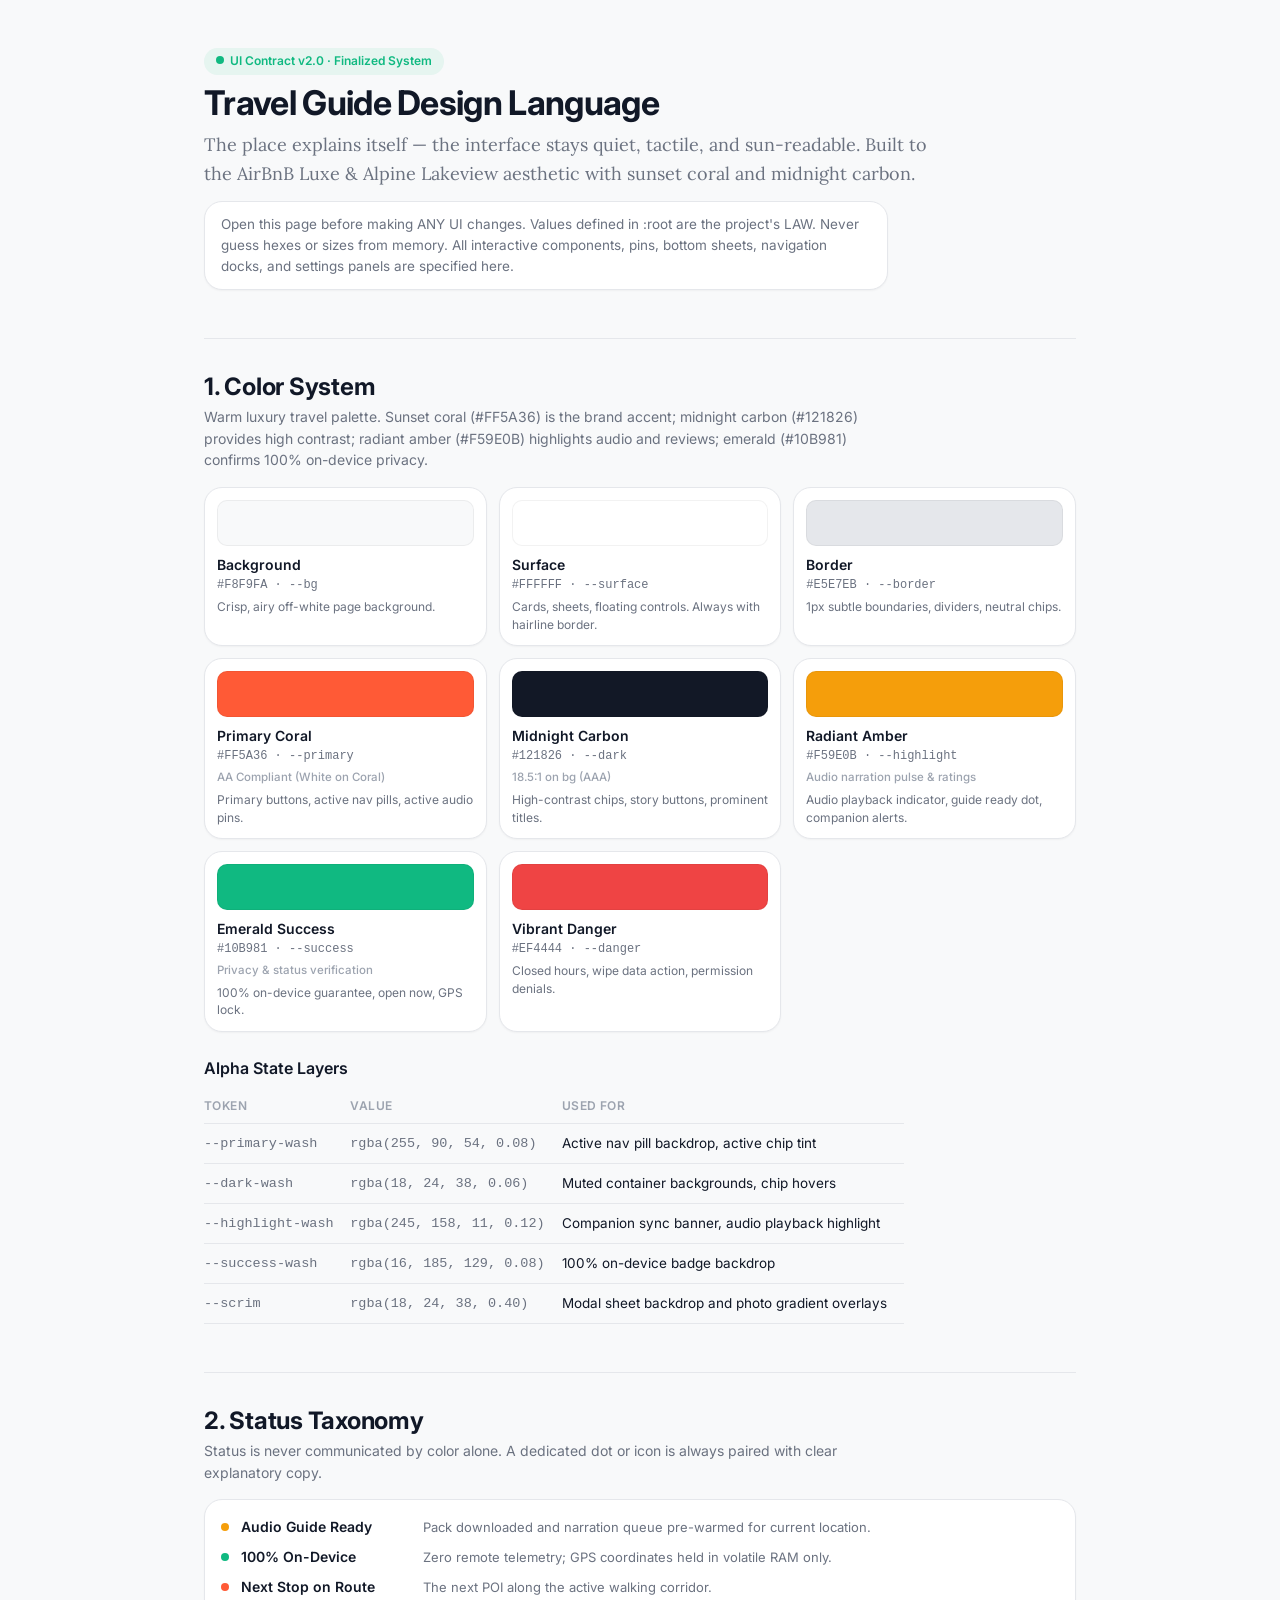
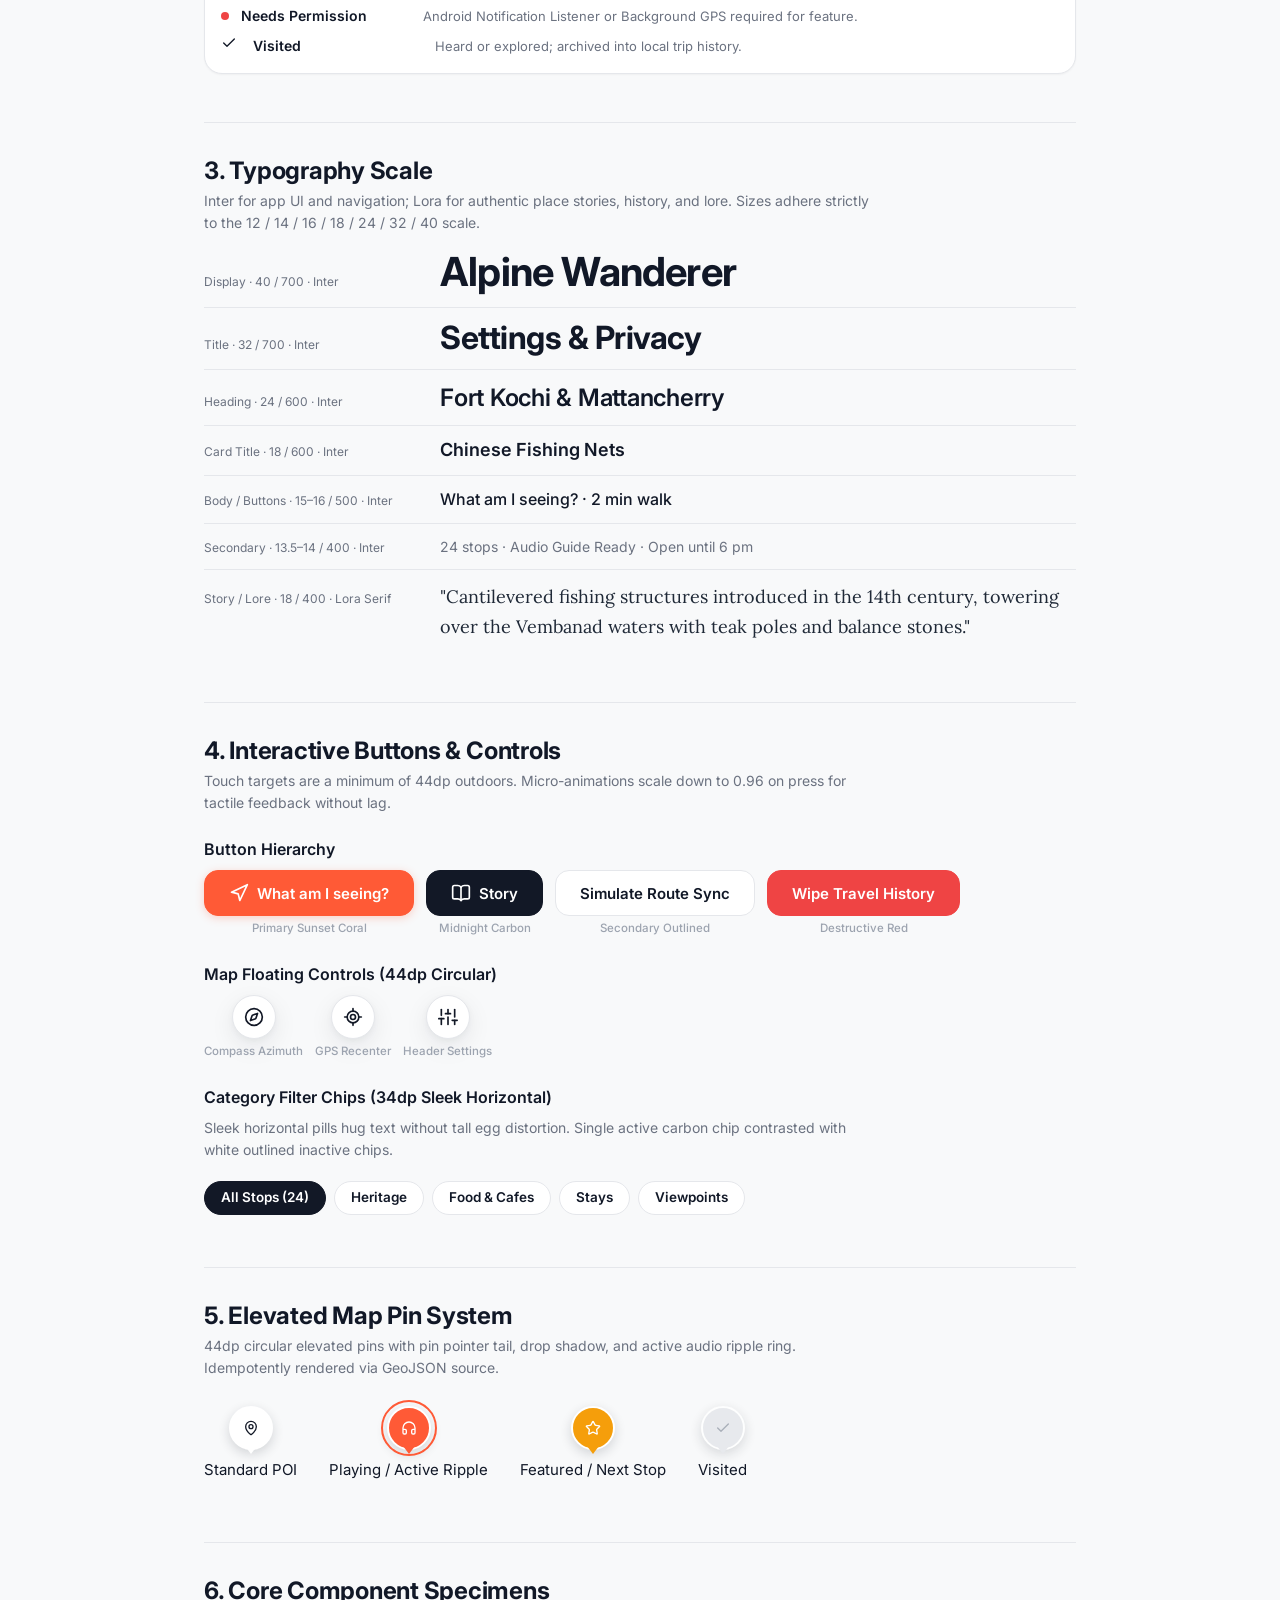
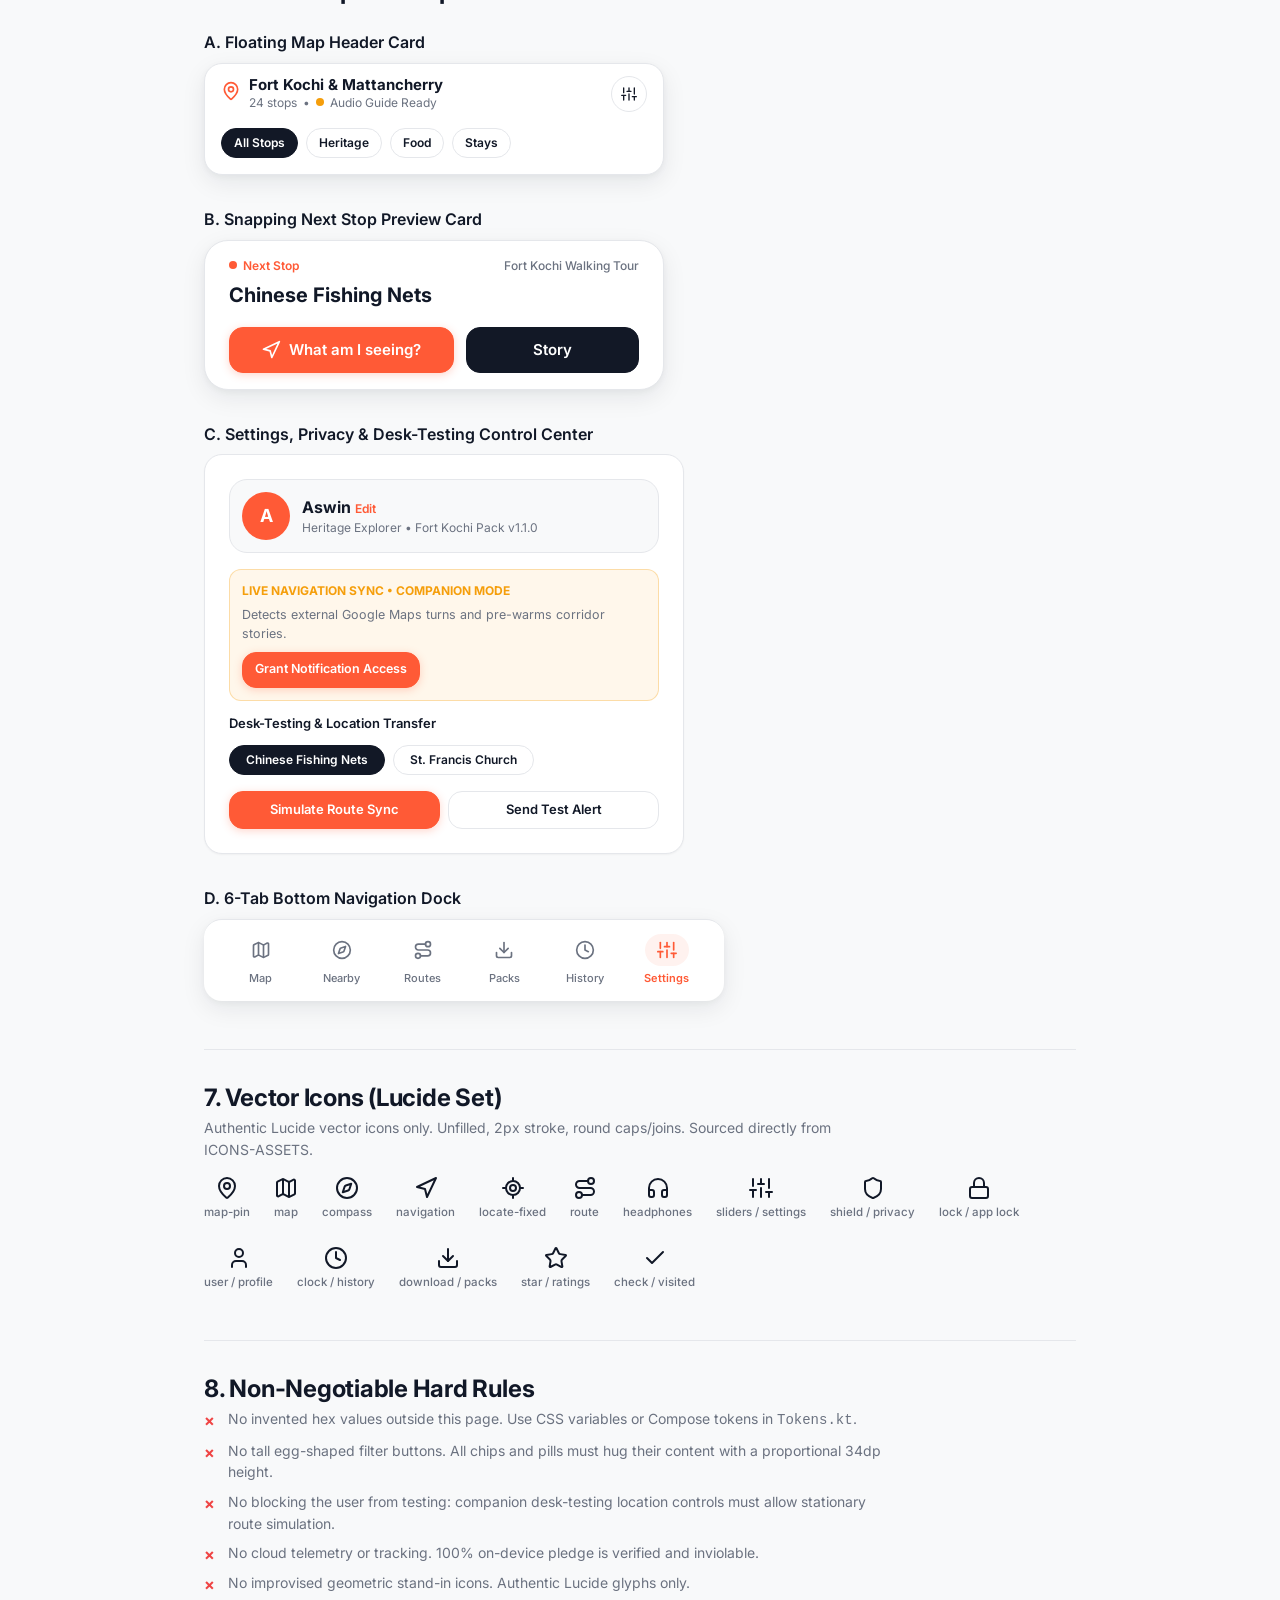
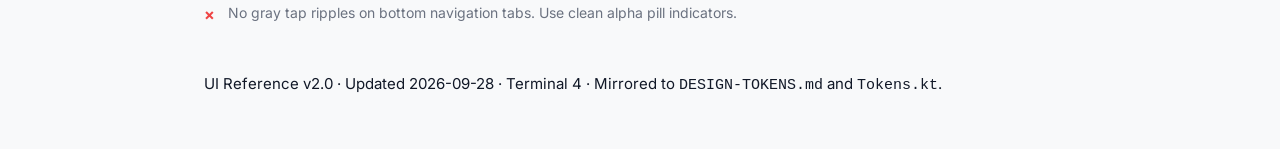
<file: design-reference/reference.html>
<!DOCTYPE html>
<html lang="en">
<head>
  <meta charset="UTF-8" />
  <meta name="viewport" content="width=device-width, initial-scale=1.0" />
  <title>Travel Guide — Design Language & UI Contract Reference</title>
  <link rel="preconnect" href="https://fonts.googleapis.com" />
  <link rel="preconnect" href="https://fonts.gstatic.com" crossorigin />
  <link href="https://fonts.googleapis.com/css2?family=Inter:wght@400;500;600;700&family=Lora:ital,wght@0,400;0,500;1,400&display=swap" rel="stylesheet" />
  <style>
    :root {
      /* Color — Warm Luxury Travel Palette (AirBnB Luxe / Wanderlust aesthetic) */
      --bg: #F8F9FA;
      --surface: #FFFFFF;
      --border: #E5E7EB;
      --primary: #FF5A36;
      --primary-dark: #E04320;
      --dark: #121826;
      --highlight: #F59E0B;
      --success: #10B981;
      --text: #111827;
      --text-2: #6B7280;
      --text-muted: #9CA3AF;
      --danger: #EF4444;

      /* Tonal Surfaces & Alpha State Layers */
      --surface-0: #F8F9FA;
      --surface-1: #FFFFFF;
      --surface-2: #F1F3F5;
      --surface-3: #E9ECEF;

      --primary-wash: rgba(255, 90, 54, 0.08);
      --dark-wash: rgba(18, 24, 38, 0.06);
      --highlight-wash: rgba(245, 158, 11, 0.12);
      --success-wash: rgba(16, 185, 129, 0.08);
      --danger-wash: rgba(239, 68, 68, 0.08);
      --state-hover: rgba(18, 24, 38, 0.04);
      --state-press: rgba(18, 24, 38, 0.08);
      --scrim: rgba(18, 24, 38, 0.40);
      --focus: #FF5A36;

      /* Radii — modern tactile curves */
      --radius-button: 14px;
      --radius-card: 18px;
      --radius-sheet: 24px;
      --radius-pill: 999px;

      /* Elevation & Drop Shadows */
      --shadow-sm: 0 1px 2px rgba(18, 24, 38, 0.04);
      --shadow-card: 0 2px 8px rgba(18, 24, 38, 0.04), 0 1px 2px rgba(18, 24, 38, 0.02);
      --shadow-elevated: 0 8px 24px rgba(18, 24, 38, 0.08), 0 2px 6px rgba(18, 24, 38, 0.04);
      --shadow-pin: 0 4px 12px rgba(18, 24, 38, 0.16);

      /* Spacing — 4pt base grid */
      --space-1: 4px;
      --space-2: 8px;
      --space-3: 12px;
      --space-4: 16px;
      --space-5: 24px;
      --space-6: 32px;
      --space-7: 48px;
      --space-8: 64px;

      /* Motion */
      --duration-press: 100ms;
      --duration-fast: 150ms;
      --duration-page: 250ms;
      --ease-out: cubic-bezier(0, 0, 0.2, 1);
      --ease-in: cubic-bezier(0.4, 0, 1, 1);
      --ease-in-out: cubic-bezier(0.4, 0, 0.2, 1);

      /* Typography */
      --font-sans: 'Inter', -apple-system, BlinkMacSystemFont, 'Segoe UI', Roboto, sans-serif;
      --font-serif: 'Lora', 'Source Serif 4', Georgia, serif;
    }

    * { box-sizing: border-box; margin: 0; padding: 0; }
    html { -webkit-font-smoothing: antialiased; text-rendering: optimizeLegibility; }
    body {
      background: var(--bg);
      color: var(--text);
      font-family: var(--font-sans);
      font-size: 15px;
      line-height: 1.55;
    }

    .sheet { max-width: 920px; margin: 0 auto; padding: var(--space-7) var(--space-5) var(--space-8); }

    header.sheet-head { margin-bottom: var(--space-7); }
    header.sheet-head .badge {
      display: inline-flex; align-items: center; gap: 6px;
      padding: 4px 12px; background: var(--success-wash); color: var(--success);
      font-size: 12px; font-weight: 600; border-radius: var(--radius-pill); margin-bottom: var(--space-2);
    }
    header.sheet-head h1 { font-size: 34px; font-weight: 700; line-height: 1.2; letter-spacing: -0.02em; margin-bottom: var(--space-2); }
    header.sheet-head .lede { font-family: var(--font-serif); font-size: 18px; line-height: 1.6; color: var(--text-2); max-width: 66ch; margin-bottom: var(--space-3); }
    header.sheet-head .how { font-size: 13.5px; color: var(--text-2); max-width: 76ch; background: var(--surface); border: 1px solid var(--border); border-radius: var(--radius-card); padding: var(--space-3) var(--space-4); box-shadow: var(--shadow-sm); }

    section { margin-bottom: var(--space-7); padding-top: var(--space-6); border-top: 1px solid var(--border); }
    section > h2 { font-size: 24px; font-weight: 700; letter-spacing: -0.01em; line-height: 1.3; margin-bottom: var(--space-1); }
    section > p.rule { color: var(--text-2); font-size: 14px; margin-bottom: var(--space-4); max-width: 74ch; }
    section > h3 { font-size: 16px; font-weight: 600; margin: var(--space-5) 0 var(--space-2); }

    /* Swatches */
    .swatches { display: grid; grid-template-columns: repeat(auto-fill, minmax(210px, 1fr)); gap: var(--space-3); }
    .swatch { background: var(--surface); border: 1px solid var(--border); border-radius: var(--radius-card); padding: var(--space-3); box-shadow: var(--shadow-sm); }
    .swatch .chip { height: 46px; border-radius: 10px; margin-bottom: var(--space-2); border: 1px solid rgba(0,0,0,0.05); }
    .swatch .name { font-size: 14px; font-weight: 600; }
    .swatch .hex { font-size: 12px; color: var(--text-2); font-variant-numeric: tabular-nums; font-family: monospace; }
    .swatch .use { font-size: 12px; color: var(--text-2); line-height: 1.45; margin-top: var(--space-1); }
    .swatch .contrast { font-size: 11.5px; color: var(--text-muted); margin-top: var(--space-1); font-weight: 500; }

    /* Taxonomy */
    .taxonomy { display: flex; flex-direction: column; gap: var(--space-2); background: var(--surface); border: 1px solid var(--border); border-radius: var(--radius-card); padding: var(--space-4); box-shadow: var(--shadow-sm); }
    .tax { display: flex; align-items: baseline; gap: var(--space-3); font-size: 14px; }
    .tax .label { font-weight: 600; min-width: 170px; }
    .tax .meaning { color: var(--text-2); font-size: 13px; }
    .dot { display: inline-block; width: 8px; height: 8px; border-radius: var(--radius-pill); flex: none; transform: translateY(-1px); }
    .dot.primary { background: var(--primary); }
    .dot.highlight { background: var(--highlight); }
    .dot.success { background: var(--success); }
    .dot.muted { background: var(--text-muted); }
    .dot.danger { background: var(--danger); }
    .dot.ring { background: transparent; border: 2px solid var(--text-2); width: 8px; height: 8px; }

    /* Type */
    .type-ladder { display: flex; flex-direction: column; gap: var(--space-3); }
    .type-row { display: flex; gap: var(--space-4); align-items: baseline; border-bottom: 1px solid var(--border); padding-bottom: var(--space-3); }
    .type-row:last-child { border-bottom: none; }
    .type-row .tag { font-size: 12px; color: var(--text-2); width: 220px; flex-shrink: 0; }
    .type-row .sample { min-width: 0; }
    .t-40 { font-size: 40px; font-weight: 700; line-height: 1.15; letter-spacing: -0.02em; }
    .t-32 { font-size: 32px; font-weight: 700; line-height: 1.15; letter-spacing: -0.015em; }
    .t-24 { font-size: 24px; font-weight: 600; line-height: 1.3; letter-spacing: -0.01em; }
    .t-18 { font-size: 18px; font-weight: 600; line-height: 1.35; }
    .t-16 { font-size: 16px; font-weight: 500; line-height: 1.45; }
    .t-14 { font-size: 14px; line-height: 1.5; color: var(--text-2); }
    .t-12 { font-size: 12px; line-height: 1.5; color: var(--text-muted); font-weight: 500; }
    .t-story { font-family: var(--font-serif); font-size: 18px; line-height: 1.65; max-width: 62ch; color: #1F2937; }

    /* Scale & Radii */
    .scale-bar { display: flex; gap: var(--space-2); align-items: flex-end; flex-wrap: wrap; margin-bottom: var(--space-2); }
    .scale-bar .bar { width: 26px; background: var(--primary-wash); border: 1px solid rgba(255, 90, 54, 0.25); border-radius: 4px; }
    .scale-bar .cap { font-size: 12px; color: var(--text-2); font-weight: 500; }
    .radius-row { display: flex; gap: var(--space-4); flex-wrap: wrap; margin-top: var(--space-3); }
    .radius-demo { display: flex; flex-direction: column; gap: var(--space-1); align-items: center; }
    .radius-demo .box { width: 80px; height: 46px; background: var(--surface); border: 1px solid var(--border); box-shadow: var(--shadow-sm); }
    .radius-demo .cap { font-size: 12px; color: var(--text-2); font-weight: 500; }
    .elev-demo { margin-top: var(--space-3); display: flex; gap: var(--space-4); flex-wrap: wrap; align-items: flex-start; }
    .elev-card { background: var(--surface); border: 1px solid var(--border); border-radius: var(--radius-card); box-shadow: var(--shadow-elevated); padding: var(--space-3) var(--space-4); font-size: 14px; max-width: 320px; }
    .elev-flat { background: var(--bg); border: 1px solid var(--border); border-radius: var(--radius-card); padding: var(--space-3) var(--space-4); font-size: 14px; max-width: 320px; color: var(--text-2); }

    /* Components & Buttons */
    .state-row { display: flex; flex-wrap: wrap; gap: var(--space-3); align-items: flex-end; margin-bottom: var(--space-3); }
    .state { display: flex; flex-direction: column; gap: var(--space-1); align-items: center; }
    .state .tag { font-size: 11.5px; color: var(--text-muted); font-weight: 500; }

    .btn {
      display: inline-flex; align-items: center; justify-content: center; gap: var(--space-2);
      min-height: 46px; padding: 0 var(--space-5);
      font-family: var(--font-sans); font-size: 15px; font-weight: 600; line-height: 1;
      color: var(--text); background: var(--surface); border: 1px solid var(--border);
      border-radius: var(--radius-button); cursor: pointer; text-decoration: none;
      transition: background-color var(--duration-fast) var(--ease-out), box-shadow var(--duration-fast) var(--ease-out), transform var(--duration-press) var(--ease-out), opacity var(--duration-fast) var(--ease-out);
    }
    .btn:hover { background: var(--state-hover); }
    .btn:active { transform: scale(0.96); }
    .btn:focus-visible { outline: 2px solid var(--focus); outline-offset: 2px; }
    
    .btn.primary { background: var(--primary); border-color: var(--primary); color: #FFFFFF; box-shadow: 0 2px 8px rgba(255, 90, 54, 0.25); }
    .btn.primary:hover { background: var(--primary-dark); }
    .btn.primary:active { transform: scale(0.96); background: var(--primary-dark); }
    
    .btn.dark { background: var(--dark); border-color: var(--dark); color: #FFFFFF; }
    .btn.dark:hover { background: #1E293B; }
    .btn.dark:active { transform: scale(0.96); }

    .btn.danger { background: var(--danger); border-color: var(--danger); color: #FFFFFF; }
    .btn.ghost { background: transparent; border-color: transparent; color: var(--text); }
    .btn.is-disabled { opacity: 0.38; cursor: not-allowed; }

    /* Circular 44dp Map Control Buttons */
    .map-ctrl-btn {
      width: 44px; height: 44px; border-radius: var(--radius-pill);
      background: var(--surface); border: 1px solid var(--border);
      color: var(--dark); display: inline-flex; align-items: center; justify-content: center;
      cursor: pointer; box-shadow: var(--shadow-elevated);
      transition: transform var(--duration-press) var(--ease-out), background-color var(--duration-fast) var(--ease-out);
    }
    .map-ctrl-btn:hover { background: var(--bg); }
    .map-ctrl-btn:active { transform: scale(0.92); }

    /* Category Filter Pills (34dp) */
    .filter-pills { display: flex; gap: var(--space-2); overflow-x: auto; padding: var(--space-1) 0; }
    .filter-pill {
      display: inline-flex; align-items: center; justify-content: center;
      min-height: 34px; padding: 0 16px;
      font-size: 13.5px; font-weight: 600; white-space: nowrap;
      border-radius: var(--radius-pill); cursor: pointer; border: 1px solid var(--border);
      background: var(--surface); color: var(--text);
      transition: all var(--duration-fast) var(--ease-out);
    }
    .filter-pill:hover { background: var(--bg); }
    .filter-pill.active { background: var(--dark); border-color: var(--dark); color: #FFFFFF; }

    /* Floating Header Card */
    .map-header-card {
      background: var(--surface); border: 1px solid var(--border);
      border-radius: var(--radius-card); box-shadow: var(--shadow-elevated);
      padding: var(--space-3) var(--space-4); max-width: 460px;
    }
    .map-header-top { display: flex; align-items: center; justify-content: space-between; gap: var(--space-3); margin-bottom: var(--space-2); }
    .map-header-lead { display: flex; align-items: center; gap: var(--space-2); }
    .map-header-title { font-size: 15px; font-weight: 700; line-height: 1.2; }
    .map-header-sub { font-size: 12px; color: var(--text-2); display: flex; align-items: center; gap: 6px; }

    /* Map Pins System */
    .pin-gallery { display: flex; gap: var(--space-6); flex-wrap: wrap; align-items: flex-end; padding: var(--space-3) 0; }
    .pin-spec { display: flex; flex-direction: column; align-items: center; gap: var(--space-2); }
    .luxury-pin {
      position: relative; width: 44px; height: 44px; border-radius: 50%;
      display: flex; align-items: center; justify-content: center;
      box-shadow: var(--shadow-pin); background: var(--surface); border: 2.5px solid #FFFFFF;
      transition: transform var(--duration-fast) var(--ease-out);
    }
    .luxury-pin::after {
      content: ""; position: absolute; bottom: -6px; left: 50%; transform: translateX(-50%);
      width: 0; height: 0; border-left: 6px solid transparent; border-right: 6px solid transparent;
      border-top: 8px solid var(--surface);
    }
    .luxury-pin.default { background: #FFFFFF; color: var(--dark); }
    .luxury-pin.default::after { border-top-color: #FFFFFF; }
    .luxury-pin.active { background: var(--primary); color: #FFFFFF; border-color: #FFFFFF; }
    .luxury-pin.active::after { border-top-color: var(--primary); }
    .luxury-pin.active::before {
      content: ""; position: absolute; inset: -8px; border-radius: 50%;
      border: 2px solid var(--primary); animation: ripple 2s infinite ease-out;
    }
    .luxury-pin.highlight { background: var(--highlight); color: #FFFFFF; }
    .luxury-pin.highlight::after { border-top-color: var(--highlight); }
    .luxury-pin.visited { background: #E5E7EB; color: var(--text-muted); opacity: 0.85; }
    .luxury-pin.visited::after { border-top-color: #E5E7EB; }

    /* Snapping Bottom Preview Card */
    .preview-card {
      background: var(--surface); border: 1px solid var(--border);
      border-radius: var(--radius-sheet); box-shadow: var(--shadow-elevated);
      padding: var(--space-4) var(--space-5); max-width: 460px;
    }
    .preview-head { display: flex; justify-content: space-between; align-items: center; margin-bottom: var(--space-1); }
    .preview-route { font-size: 12px; font-weight: 500; color: var(--text-2); }
    .preview-title { font-size: 20px; font-weight: 700; margin-bottom: var(--space-4); }
    .preview-actions { display: grid; grid-template-columns: 1.3fr 1fr; gap: var(--space-3); }

    /* Settings & Privacy Control Center Specimen */
    .settings-specimen {
      background: var(--surface); border: 1px solid var(--border);
      border-radius: var(--radius-card); padding: var(--space-5); max-width: 480px; box-shadow: var(--shadow-sm);
    }
    .profile-card {
      display: flex; align-items: center; gap: var(--space-3);
      padding: var(--space-3); background: var(--bg); border: 1px solid var(--border);
      border-radius: var(--radius-card); margin-bottom: var(--space-4);
    }
    .avatar-disc {
      width: 48px; height: 48px; border-radius: 50%; background: var(--primary);
      color: #FFFFFF; display: flex; align-items: center; justify-content: center;
      font-size: 18px; font-weight: 700;
    }
    .companion-banner {
      background: rgba(245, 158, 11, 0.08); border: 1px solid rgba(245, 158, 11, 0.3);
      border-radius: 12px; padding: var(--space-3); margin-bottom: var(--space-3);
    }

    /* Bottom Navigation Bar Specimen */
    .bottom-nav-specimen {
      display: flex; justify-content: space-around; align-items: center;
      background: #FFFFFF; border-top: 1px solid var(--border);
      padding: 10px 16px; border-radius: var(--radius-card); box-shadow: var(--shadow-elevated); max-width: 520px;
    }
    .nav-item {
      display: flex; flex-direction: column; align-items: center; gap: 4px;
      cursor: pointer; padding: 4px 8px; border-radius: 12px; text-decoration: none; color: var(--text-2);
      transition: all var(--duration-fast) var(--ease-out);
    }
    .nav-pill {
      min-width: 44px; height: 32px; border-radius: var(--radius-pill);
      display: flex; align-items: center; justify-content: center;
    }
    .nav-item.active .nav-pill { background: var(--primary-wash); color: var(--primary); }
    .nav-item.active .nav-label { color: var(--primary); font-weight: 600; }
    .nav-label { font-size: 11px; font-weight: 500; }

    /* Icons */
    .icon { width: 20px; height: 20px; fill: none; stroke: currentColor; stroke-width: 2; stroke-linecap: round; stroke-linejoin: round; flex: none; }
    .icon-16 { width: 16px; height: 16px; }
    .icon-24 { width: 24px; height: 24px; }
    .icon-index { display: flex; flex-wrap: wrap; gap: var(--space-5); }
    .icon-index figure { display: flex; flex-direction: column; gap: var(--space-1); align-items: center; color: var(--text); }
    .icon-index figcaption { font-size: 11.5px; color: var(--text-2); font-weight: 500; }

    /* Rules & Copy */
    ul.donts { list-style: none; display: flex; flex-direction: column; gap: var(--space-2); max-width: 76ch; }
    ul.donts li { font-size: 14px; color: var(--text-2); padding-left: var(--space-5); position: relative; }
    ul.donts li::before { content: "\00d7"; position: absolute; left: 0; color: var(--danger); font-weight: 700; font-size: 16px; }
    ul.rules { list-style: none; display: flex; flex-direction: column; gap: var(--space-2); max-width: 76ch; }
    ul.rules li { font-size: 14px; padding-left: var(--space-5); position: relative; }
    ul.rules li::before { content: "\2192"; position: absolute; left: 0; color: var(--primary); font-weight: 700; }

    table.tokens { border-collapse: collapse; font-size: 13.5px; margin-top: var(--space-2); width: 100%; max-width: 700px; }
    table.tokens th, table.tokens td { text-align: left; padding: var(--space-2) var(--space-4) var(--space-2) 0; border-bottom: 1px solid var(--border); }
    table.tokens th { font-size: 12px; color: var(--text-muted); font-weight: 600; text-transform: uppercase; letter-spacing: 0.04em; }
    table.tokens td code { font-family: monospace; color: var(--text-2); }

    @keyframes ripple {
      0% { transform: scale(0.9); opacity: 1; }
      100% { transform: scale(1.6); opacity: 0; }
    }

    @media (prefers-reduced-motion: reduce) {
      *, *::before, *::after { animation-duration: 0.01ms !important; transition-duration: 0.01ms !important; }
    }
  </style>
</head>
<body>
  <div class="sheet">
    <header class="sheet-head">
      <div class="badge">
        <span class="dot success"></span> UI Contract v2.0 · Finalized System
      </div>
      <h1>Travel Guide Design Language</h1>
      <p class="lede">The place explains itself — the interface stays quiet, tactile, and sun-readable. Built to the AirBnB Luxe &amp; Alpine Lakeview aesthetic with sunset coral and midnight carbon.</p>
      <p class="how">Open this page before making ANY UI changes. Values defined in :root are the project's LAW. Never guess hexes or sizes from memory. All interactive components, pins, bottom sheets, navigation docks, and settings panels are specified here.</p>
    </header>

    <!-- 1. COLOR PALETTE -->
    <section>
      <h2>1. Color System</h2>
      <p class="rule">Warm luxury travel palette. Sunset coral (#FF5A36) is the brand accent; midnight carbon (#121826) provides high contrast; radiant amber (#F59E0B) highlights audio and reviews; emerald (#10B981) confirms 100% on-device privacy.</p>
      
      <div class="swatches">
        <div class="swatch">
          <div class="chip" style="background:#F8F9FA"></div>
          <div class="name">Background</div>
          <div class="hex">#F8F9FA · --bg</div>
          <div class="use">Crisp, airy off-white page background.</div>
        </div>
        <div class="swatch">
          <div class="chip" style="background:#FFFFFF"></div>
          <div class="name">Surface</div>
          <div class="hex">#FFFFFF · --surface</div>
          <div class="use">Cards, sheets, floating controls. Always with hairline border.</div>
        </div>
        <div class="swatch">
          <div class="chip" style="background:#E5E7EB"></div>
          <div class="name">Border</div>
          <div class="hex">#E5E7EB · --border</div>
          <div class="use">1px subtle boundaries, dividers, neutral chips.</div>
        </div>
        <div class="swatch">
          <div class="chip" style="background:#FF5A36"></div>
          <div class="name">Primary Coral</div>
          <div class="hex">#FF5A36 · --primary</div>
          <div class="contrast">AA Compliant (White on Coral)</div>
          <div class="use">Primary buttons, active nav pills, active audio pins.</div>
        </div>
        <div class="swatch">
          <div class="chip" style="background:#121826"></div>
          <div class="name">Midnight Carbon</div>
          <div class="hex">#121826 · --dark</div>
          <div class="contrast">18.5:1 on bg (AAA)</div>
          <div class="use">High-contrast chips, story buttons, prominent titles.</div>
        </div>
        <div class="swatch">
          <div class="chip" style="background:#F59E0B"></div>
          <div class="name">Radiant Amber</div>
          <div class="hex">#F59E0B · --highlight</div>
          <div class="contrast">Audio narration pulse & ratings</div>
          <div class="use">Audio playback indicator, guide ready dot, companion alerts.</div>
        </div>
        <div class="swatch">
          <div class="chip" style="background:#10B981"></div>
          <div class="name">Emerald Success</div>
          <div class="hex">#10B981 · --success</div>
          <div class="contrast">Privacy & status verification</div>
          <div class="use">100% on-device guarantee, open now, GPS lock.</div>
        </div>
        <div class="swatch">
          <div class="chip" style="background:#EF4444"></div>
          <div class="name">Vibrant Danger</div>
          <div class="hex">#EF4444 · --danger</div>
          <div class="use">Closed hours, wipe data action, permission denials.</div>
        </div>
      </div>

      <h3>Alpha State Layers</h3>
      <table class="tokens">
        <tr><th>Token</th><th>Value</th><th>Used for</th></tr>
        <tr><td><code>--primary-wash</code></td><td><code>rgba(255, 90, 54, 0.08)</code></td><td>Active nav pill backdrop, active chip tint</td></tr>
        <tr><td><code>--dark-wash</code></td><td><code>rgba(18, 24, 38, 0.06)</code></td><td>Muted container backgrounds, chip hovers</td></tr>
        <tr><td><code>--highlight-wash</code></td><td><code>rgba(245, 158, 11, 0.12)</code></td><td>Companion sync banner, audio playback highlight</td></tr>
        <tr><td><code>--success-wash</code></td><td><code>rgba(16, 185, 129, 0.08)</code></td><td>100% on-device badge backdrop</td></tr>
        <tr><td><code>--scrim</code></td><td><code>rgba(18, 24, 38, 0.40)</code></td><td>Modal sheet backdrop and photo gradient overlays</td></tr>
      </table>
    </section>

    <!-- 2. STATUS TAXONOMY -->
    <section>
      <h2>2. Status Taxonomy</h2>
      <p class="rule">Status is never communicated by color alone. A dedicated dot or icon is always paired with clear explanatory copy.</p>
      <div class="taxonomy">
        <div class="tax"><span class="dot highlight"></span><span class="label">Audio Guide Ready</span><span class="meaning">Pack downloaded and narration queue pre-warmed for current location.</span></div>
        <div class="tax"><span class="dot success"></span><span class="label">100% On-Device</span><span class="meaning">Zero remote telemetry; GPS coordinates held in volatile RAM only.</span></div>
        <div class="tax"><span class="dot primary"></span><span class="label">Next Stop on Route</span><span class="meaning">The next POI along the active walking corridor.</span></div>
        <div class="tax"><span class="dot danger"></span><span class="label">Needs Permission</span><span class="meaning">Android Notification Listener or Background GPS required for feature.</span></div>
        <div class="tax"><span class="icon"><svg viewBox="0 0 24 24" class="icon icon-16"><use href="#i-check"/></svg></span><span class="label">Visited</span><span class="meaning">Heard or explored; archived into local trip history.</span></div>
      </div>
    </section>

    <!-- 3. TYPOGRAPHY -->
    <section>
      <h2>3. Typography Scale</h2>
      <p class="rule">Inter for app UI and navigation; Lora for authentic place stories, history, and lore. Sizes adhere strictly to the 12 / 14 / 16 / 18 / 24 / 32 / 40 scale.</p>
      <div class="type-ladder">
        <div class="type-row"><span class="tag">Display · 40 / 700 · Inter</span><span class="sample t-40">Alpine Wanderer</span></div>
        <div class="type-row"><span class="tag">Title · 32 / 700 · Inter</span><span class="sample t-32">Settings &amp; Privacy</span></div>
        <div class="type-row"><span class="tag">Heading · 24 / 600 · Inter</span><span class="sample t-24">Fort Kochi &amp; Mattancherry</span></div>
        <div class="type-row"><span class="tag">Card Title · 18 / 600 · Inter</span><span class="sample t-18">Chinese Fishing Nets</span></div>
        <div class="type-row"><span class="tag">Body / Buttons · 15–16 / 500 · Inter</span><span class="sample t-16">What am I seeing? · 2 min walk</span></div>
        <div class="type-row"><span class="tag">Secondary · 13.5–14 / 400 · Inter</span><span class="sample t-14">24 stops · Audio Guide Ready · Open until 6 pm</span></div>
        <div class="type-row"><span class="tag">Story / Lore · 18 / 400 · Lora Serif</span><span class="sample t-story">"Cantilevered fishing structures introduced in the 14th century, towering over the Vembanad waters with teak poles and balance stones."</span></div>
      </div>
    </section>

    <!-- 4. BUTTONS & CONTROLS -->
    <section>
      <h2>4. Interactive Buttons &amp; Controls</h2>
      <p class="rule">Touch targets are a minimum of 44dp outdoors. Micro-animations scale down to 0.96 on press for tactile feedback without lag.</p>

      <h3>Button Hierarchy</h3>
      <div class="state-row">
        <div class="state">
          <button class="btn primary" type="button"><svg viewBox="0 0 24 24" class="icon"><use href="#i-navigation"/></svg>What am I seeing?</button>
          <span class="tag">Primary Sunset Coral</span>
        </div>
        <div class="state">
          <button class="btn dark" type="button"><svg viewBox="0 0 24 24" class="icon"><use href="#i-book-open"/></svg>Story</button>
          <span class="tag">Midnight Carbon</span>
        </div>
        <div class="state">
          <button class="btn" type="button">Simulate Route Sync</button>
          <span class="tag">Secondary Outlined</span>
        </div>
        <div class="state">
          <button class="btn danger" type="button">Wipe Travel History</button>
          <span class="tag">Destructive Red</span>
        </div>
      </div>

      <h3>Map Floating Controls (44dp Circular)</h3>
      <div class="state-row">
        <div class="state">
          <button class="map-ctrl-btn" type="button" aria-label="Compass"><svg viewBox="0 0 24 24" class="icon"><use href="#i-compass"/></svg></button>
          <span class="tag">Compass Azimuth</span>
        </div>
        <div class="state">
          <button class="map-ctrl-btn" type="button" aria-label="Recenter Location"><svg viewBox="0 0 24 24" class="icon"><use href="#i-locate-fixed"/></svg></button>
          <span class="tag">GPS Recenter</span>
        </div>
        <div class="state">
          <button class="map-ctrl-btn" type="button" aria-label="Open Settings"><svg viewBox="0 0 24 24" class="icon"><use href="#i-sliders"/></svg></button>
          <span class="tag">Header Settings</span>
        </div>
      </div>

      <h3>Category Filter Chips (34dp Sleek Horizontal)</h3>
      <p class="rule">Sleek horizontal pills hug text without tall egg distortion. Single active carbon chip contrasted with white outlined inactive chips.</p>
      <div class="filter-pills">
        <span class="filter-pill active">All Stops (24)</span>
        <span class="filter-pill">Heritage</span>
        <span class="filter-pill">Food &amp; Cafes</span>
        <span class="filter-pill">Stays</span>
        <span class="filter-pill">Viewpoints</span>
      </div>
    </section>

    <!-- 5. LUXURY MAP PIN SYSTEM -->
    <section>
      <h2>5. Elevated Map Pin System</h2>
      <p class="rule">44dp circular elevated pins with pin pointer tail, drop shadow, and active audio ripple ring. Idempotently rendered via GeoJSON source.</p>
      
      <div class="pin-gallery">
        <div class="pin-spec">
          <div class="luxury-pin default"><svg viewBox="0 0 24 24" class="icon icon-16"><use href="#i-map-pin"/></svg></div>
          <span class="tag">Standard POI</span>
        </div>
        <div class="pin-spec">
          <div class="luxury-pin active"><svg viewBox="0 0 24 24" class="icon icon-16"><use href="#i-headphones"/></svg></div>
          <span class="tag">Playing / Active Ripple</span>
        </div>
        <div class="pin-spec">
          <div class="luxury-pin highlight"><svg viewBox="0 0 24 24" class="icon icon-16"><use href="#i-star"/></svg></div>
          <span class="tag">Featured / Next Stop</span>
        </div>
        <div class="pin-spec">
          <div class="luxury-pin visited"><svg viewBox="0 0 24 24" class="icon icon-16"><use href="#i-check"/></svg></div>
          <span class="tag">Visited</span>
        </div>
      </div>
    </section>

    <!-- 6. COMPONENT SPECIMENS -->
    <section>
      <h2>6. Core Component Specimens</h2>

      <h3>A. Floating Map Header Card</h3>
      <div class="map-header-card">
        <div class="map-header-top">
          <div class="map-header-lead">
            <span style="color:var(--primary)"><svg viewBox="0 0 24 24" class="icon"><use href="#i-map-pin"/></svg></span>
            <div>
              <div class="map-header-title">Fort Kochi &amp; Mattancherry</div>
              <div class="map-header-sub">
                <span>24 stops</span>
                <span>•</span>
                <span class="dot highlight"></span>
                <span>Audio Guide Ready</span>
              </div>
            </div>
          </div>
          <button class="map-ctrl-btn" style="width:36px;height:36px;box-shadow:none" aria-label="Settings">
            <svg viewBox="0 0 24 24" class="icon icon-16"><use href="#i-sliders"/></svg>
          </button>
        </div>
        <div class="filter-pills" style="padding-top:var(--space-2)">
          <span class="filter-pill active" style="min-height:30px;font-size:12px;padding:0 12px">All Stops</span>
          <span class="filter-pill" style="min-height:30px;font-size:12px;padding:0 12px">Heritage</span>
          <span class="filter-pill" style="min-height:30px;font-size:12px;padding:0 12px">Food</span>
          <span class="filter-pill" style="min-height:30px;font-size:12px;padding:0 12px">Stays</span>
        </div>
      </div>

      <h3 style="margin-top:var(--space-6)">B. Snapping Next Stop Preview Card</h3>
      <div class="preview-card">
        <div class="preview-head">
          <div style="display:flex;align-items:center;gap:6px">
            <span class="dot primary"></span>
            <span style="font-size:12px;font-weight:600;color:var(--primary)">Next Stop</span>
          </div>
          <span class="preview-route">Fort Kochi Walking Tour</span>
        </div>
        <div class="preview-title">Chinese Fishing Nets</div>
        <div class="preview-actions">
          <button class="btn primary" type="button"><svg viewBox="0 0 24 24" class="icon"><use href="#i-navigation"/></svg>What am I seeing?</button>
          <button class="btn dark" type="button">Story</button>
        </div>
      </div>

      <h3 style="margin-top:var(--space-6)">C. Settings, Privacy &amp; Desk-Testing Control Center</h3>
      <div class="settings-specimen">
        <div class="profile-card">
          <div class="avatar-disc">A</div>
          <div>
            <div style="font-weight:700;font-size:16px">Aswin <span style="font-size:12px;color:var(--primary);font-weight:600">Edit</span></div>
            <div style="font-size:12px;color:var(--text-2)">Heritage Explorer • Fort Kochi Pack v1.1.0</div>
          </div>
        </div>

        <div class="companion-banner">
          <div style="font-size:12px;font-weight:700;color:var(--highlight);margin-bottom:4px">LIVE NAVIGATION SYNC • COMPANION MODE</div>
          <p style="font-size:12.5px;color:var(--text-2);margin-bottom:8px">Detects external Google Maps turns and pre-warms corridor stories.</p>
          <button class="btn primary" style="min-height:36px;font-size:12.5px;padding:0 12px" type="button">Grant Notification Access</button>
        </div>

        <div style="font-size:13px;font-weight:600;margin-bottom:8px">Desk-Testing &amp; Location Transfer</div>
        <div class="filter-pills" style="margin-bottom:12px">
          <span class="filter-pill active" style="min-height:30px;font-size:12px">Chinese Fishing Nets</span>
          <span class="filter-pill" style="min-height:30px;font-size:12px">St. Francis Church</span>
        </div>
        <div style="display:flex;gap:8px">
          <button class="btn primary" style="min-height:38px;font-size:13px;flex:1" type="button">Simulate Route Sync</button>
          <button class="btn" style="min-height:38px;font-size:13px;flex:1" type="button">Send Test Alert</button>
        </div>
      </div>

      <h3 style="margin-top:var(--space-6)">D. 6-Tab Bottom Navigation Dock</h3>
      <div class="bottom-nav-specimen">
        <div class="nav-item">
          <div class="nav-pill"><svg viewBox="0 0 24 24" class="icon"><use href="#i-map"/></svg></div>
          <span class="nav-label">Map</span>
        </div>
        <div class="nav-item">
          <div class="nav-pill"><svg viewBox="0 0 24 24" class="icon"><use href="#i-compass"/></svg></div>
          <span class="nav-label">Nearby</span>
        </div>
        <div class="nav-item">
          <div class="nav-pill"><svg viewBox="0 0 24 24" class="icon"><use href="#i-route"/></svg></div>
          <span class="nav-label">Routes</span>
        </div>
        <div class="nav-item">
          <div class="nav-pill"><svg viewBox="0 0 24 24" class="icon"><use href="#i-download"/></svg></div>
          <span class="nav-label">Packs</span>
        </div>
        <div class="nav-item">
          <div class="nav-pill"><svg viewBox="0 0 24 24" class="icon"><use href="#i-clock"/></svg></div>
          <span class="nav-label">History</span>
        </div>
        <div class="nav-item active">
          <div class="nav-pill"><svg viewBox="0 0 24 24" class="icon"><use href="#i-sliders"/></svg></div>
          <span class="nav-label">Settings</span>
        </div>
      </div>
    </section>

    <!-- 7. ICONS SYSTEM -->
    <section>
      <h2>7. Vector Icons (Lucide Set)</h2>
      <p class="rule">Authentic Lucide vector icons only. Unfilled, 2px stroke, round caps/joins. Sourced directly from ICONS-ASSETS.</p>
      
      <div class="icon-index">
        <figure><svg viewBox="0 0 24 24" class="icon icon-24"><use href="#i-map-pin"/></svg><figcaption>map-pin</figcaption></figure>
        <figure><svg viewBox="0 0 24 24" class="icon icon-24"><use href="#i-map"/></svg><figcaption>map</figcaption></figure>
        <figure><svg viewBox="0 0 24 24" class="icon icon-24"><use href="#i-compass"/></svg><figcaption>compass</figcaption></figure>
        <figure><svg viewBox="0 0 24 24" class="icon icon-24"><use href="#i-navigation"/></svg><figcaption>navigation</figcaption></figure>
        <figure><svg viewBox="0 0 24 24" class="icon icon-24"><use href="#i-locate-fixed"/></svg><figcaption>locate-fixed</figcaption></figure>
        <figure><svg viewBox="0 0 24 24" class="icon icon-24"><use href="#i-route"/></svg><figcaption>route</figcaption></figure>
        <figure><svg viewBox="0 0 24 24" class="icon icon-24"><use href="#i-headphones"/></svg><figcaption>headphones</figcaption></figure>
        <figure><svg viewBox="0 0 24 24" class="icon icon-24"><use href="#i-sliders"/></svg><figcaption>sliders / settings</figcaption></figure>
        <figure><svg viewBox="0 0 24 24" class="icon icon-24"><use href="#i-shield"/></svg><figcaption>shield / privacy</figcaption></figure>
        <figure><svg viewBox="0 0 24 24" class="icon icon-24"><use href="#i-lock"/></svg><figcaption>lock / app lock</figcaption></figure>
        <figure><svg viewBox="0 0 24 24" class="icon icon-24"><use href="#i-user"/></svg><figcaption>user / profile</figcaption></figure>
        <figure><svg viewBox="0 0 24 24" class="icon icon-24"><use href="#i-clock"/></svg><figcaption>clock / history</figcaption></figure>
        <figure><svg viewBox="0 0 24 24" class="icon icon-24"><use href="#i-download"/></svg><figcaption>download / packs</figcaption></figure>
        <figure><svg viewBox="0 0 24 24" class="icon icon-24"><use href="#i-star"/></svg><figcaption>star / ratings</figcaption></figure>
        <figure><svg viewBox="0 0 24 24" class="icon icon-24"><use href="#i-check"/></svg><figcaption>check / visited</figcaption></figure>
      </div>
    </section>

    <!-- 8. HARD RULES -->
    <section>
      <h2>8. Non-Negotiable Hard Rules</h2>
      <ul class="donts">
        <li>No invented hex values outside this page. Use CSS variables or Compose tokens in <code>Tokens.kt</code>.</li>
        <li>No tall egg-shaped filter buttons. All chips and pills must hug their content with a proportional 34dp height.</li>
        <li>No blocking the user from testing: companion desk-testing location controls must allow stationary route simulation.</li>
        <li>No cloud telemetry or tracking. 100% on-device pledge is verified and inviolable.</li>
        <li>No improvised geometric stand-in icons. Authentic Lucide glyphs only.</li>
        <li>No gray tap ripples on bottom navigation tabs. Use clean alpha pill indicators.</li>
      </ul>
    </section>

    <footer>
      <p>UI Reference v2.0 · Updated 2026-09-28 · Terminal 4 · Mirrored to <code>DESIGN-TOKENS.md</code> and <code>Tokens.kt</code>.</p>
    </footer>
  </div>

  <!-- SVG SYMBOLS LIBRARY -->
  <svg xmlns="http://www.w3.org/2000/svg" style="display:none" aria-hidden="true">
    <symbol id="i-map-pin" viewBox="0 0 24 24"><path d="M20 10c0 4.993-5.539 10.193-7.399 11.799a1 1 0 0 1-1.202 0C9.539 20.193 4 14.993 4 10a8 8 0 0 1 16 0"/><circle cx="12" cy="10" r="3"/></symbol>
    <symbol id="i-map" viewBox="0 0 24 24"><path d="M14.106 5.553a2 2 0 0 0 1.788 0l3.659-1.83A1 1 0 0 1 21 4.619v12.764a1 1 0 0 1-.553.894l-4.553 2.277a2 2 0 0 1-1.788 0l-4.212-2.106a2 2 0 0 0-1.788 0l-3.659 1.83A1 1 0 0 1 3 19.381V6.618a1 1 0 0 1 .553-.894l4.553-2.277a2 2 0 0 1 1.788 0z"/><path d="M15 5.764v15"/><path d="M9 3.236v15"/></symbol>
    <symbol id="i-compass" viewBox="0 0 24 24"><circle cx="12" cy="12" r="10"/><path d="m16.24 7.76-1.804 5.411a2 2 0 0 1-1.265 1.265L7.76 16.24l1.804-5.411a2 2 0 0 1 1.265-1.265z"/></symbol>
    <symbol id="i-navigation" viewBox="0 0 24 24"><polygon points="3 11 22 2 13 21 11 13 3 11"/></symbol>
    <symbol id="i-locate-fixed" viewBox="0 0 24 24"><line x1="2" x2="5" y1="12" y2="12"/><line x1="19" x2="22" y1="12" y2="12"/><line x1="12" x2="12" y1="2" y2="5"/><line x1="12" x2="12" y1="19" y2="22"/><circle cx="12" cy="12" r="7"/><circle cx="12" cy="12" r="3"/></symbol>
    <symbol id="i-route" viewBox="0 0 24 24"><circle cx="6" cy="19" r="3"/><path d="M9 19h8.5a3.5 3.5 0 0 0 0-7h-11a3.5 3.5 0 0 1 0-7H15"/><circle cx="18" cy="5" r="3"/></symbol>
    <symbol id="i-headphones" viewBox="0 0 24 24"><path d="M3 14h3a2 2 0 0 1 2 2v3a2 2 0 0 1-2 2H5a2 2 0 0 1-2-2v-7a9 9 0 0 1 18 0v7a2 2 0 0 1-2 2h-1a2 2 0 0 1-2-2v-3a2 2 0 0 1 2-2h3"/></symbol>
    <symbol id="i-clock" viewBox="0 0 24 24"><circle cx="12" cy="12" r="10"/><path d="M12 6v6l4 2"/></symbol>
    <symbol id="i-book-open" viewBox="0 0 24 24"><path d="M12 5v16"/><path d="M20.001 19A2 2 0 0022 17V5a2 2 0 00-1.999-2L16 3.002A5 5 0 0012 5a5 5 0 00-4-2H4a2 2 0 00-2 2v12a2 2 0 001.999 2H8a5 5 0 014 2 5 5 0 014-2z"/></symbol>
    <symbol id="i-download" viewBox="0 0 24 24"><path d="M12 15V3"/><path d="M21 15v4a2 2 0 0 1-2 2H5a2 2 0 0 1-2-2v-4"/><path d="m7 10 5 5 5-5"/></symbol>
    <symbol id="i-star" viewBox="0 0 24 24"><path d="M11.525 2.295a.53.53 0 0 1 .95 0l2.31 4.679a2.123 2.123 0 0 0 1.595 1.16l5.166.756a.53.53 0 0 1 .294.904l-3.736 3.638a2.123 2.123 0 0 0-.611 1.878l.882 5.14a.53.53 0 0 1-.771.56l-4.618-2.428a2.122 2.122 0 0 0-1.973 0L6.396 21.01a.53.53 0 0 1-.77-.56l.881-5.139a2.122 2.122 0 0 0-.611-1.879L2.16 9.795a.53.53 0 0 1 .294-.906l5.165-.755a2.122 2.122 0 0 0 1.597-1.16z"/></symbol>
    <symbol id="i-check" viewBox="0 0 24 24"><path d="M20 6 9 17l-5-5"/></symbol>
    <symbol id="i-sliders" viewBox="0 0 24 24"><line x1="4" x2="4" y1="21" y2="14"/><line x1="4" x2="4" y1="10" y2="3"/><line x1="12" x2="12" y1="21" y2="12"/><line x1="12" x2="12" y1="8" y2="3"/><line x1="20" x2="20" y1="21" y2="16"/><line x1="20" x2="20" y1="12" y2="3"/><line x1="1" x2="7" y1="14" y2="14"/><line x1="9" x2="15" y1="8" y2="8"/><line x1="17" x2="23" y1="16" y2="16"/></symbol>
    <symbol id="i-shield" viewBox="0 0 24 24"><path d="M20 13c0 5-3.5 7.5-7.66 8.95a1 1 0 0 1-.67-.01C7.5 20.5 4 18 4 13V6a1 1 0 0 1 1-1c2 0 4.5-1.2 6.24-2.72a1.17 1.17 0 0 1 1.52 0C14.51 3.81 17 5 19 5a1 1 0 0 1 1 1z"/></symbol>
    <symbol id="i-lock" viewBox="0 0 24 24"><rect width="18" height="11" x="3" y="11" rx="2" ry="2"/><path d="M7 11V7a5 5 0 0 1 10 0v4"/></symbol>
    <symbol id="i-user" viewBox="0 0 24 24"><path d="M19 21v-2a4 4 0 0 0-4-4H9a4 4 0 0 0-4 4v2"/><circle cx="12" cy="7" r="4"/></symbol>
  </svg>
</body>
</html>
</file>
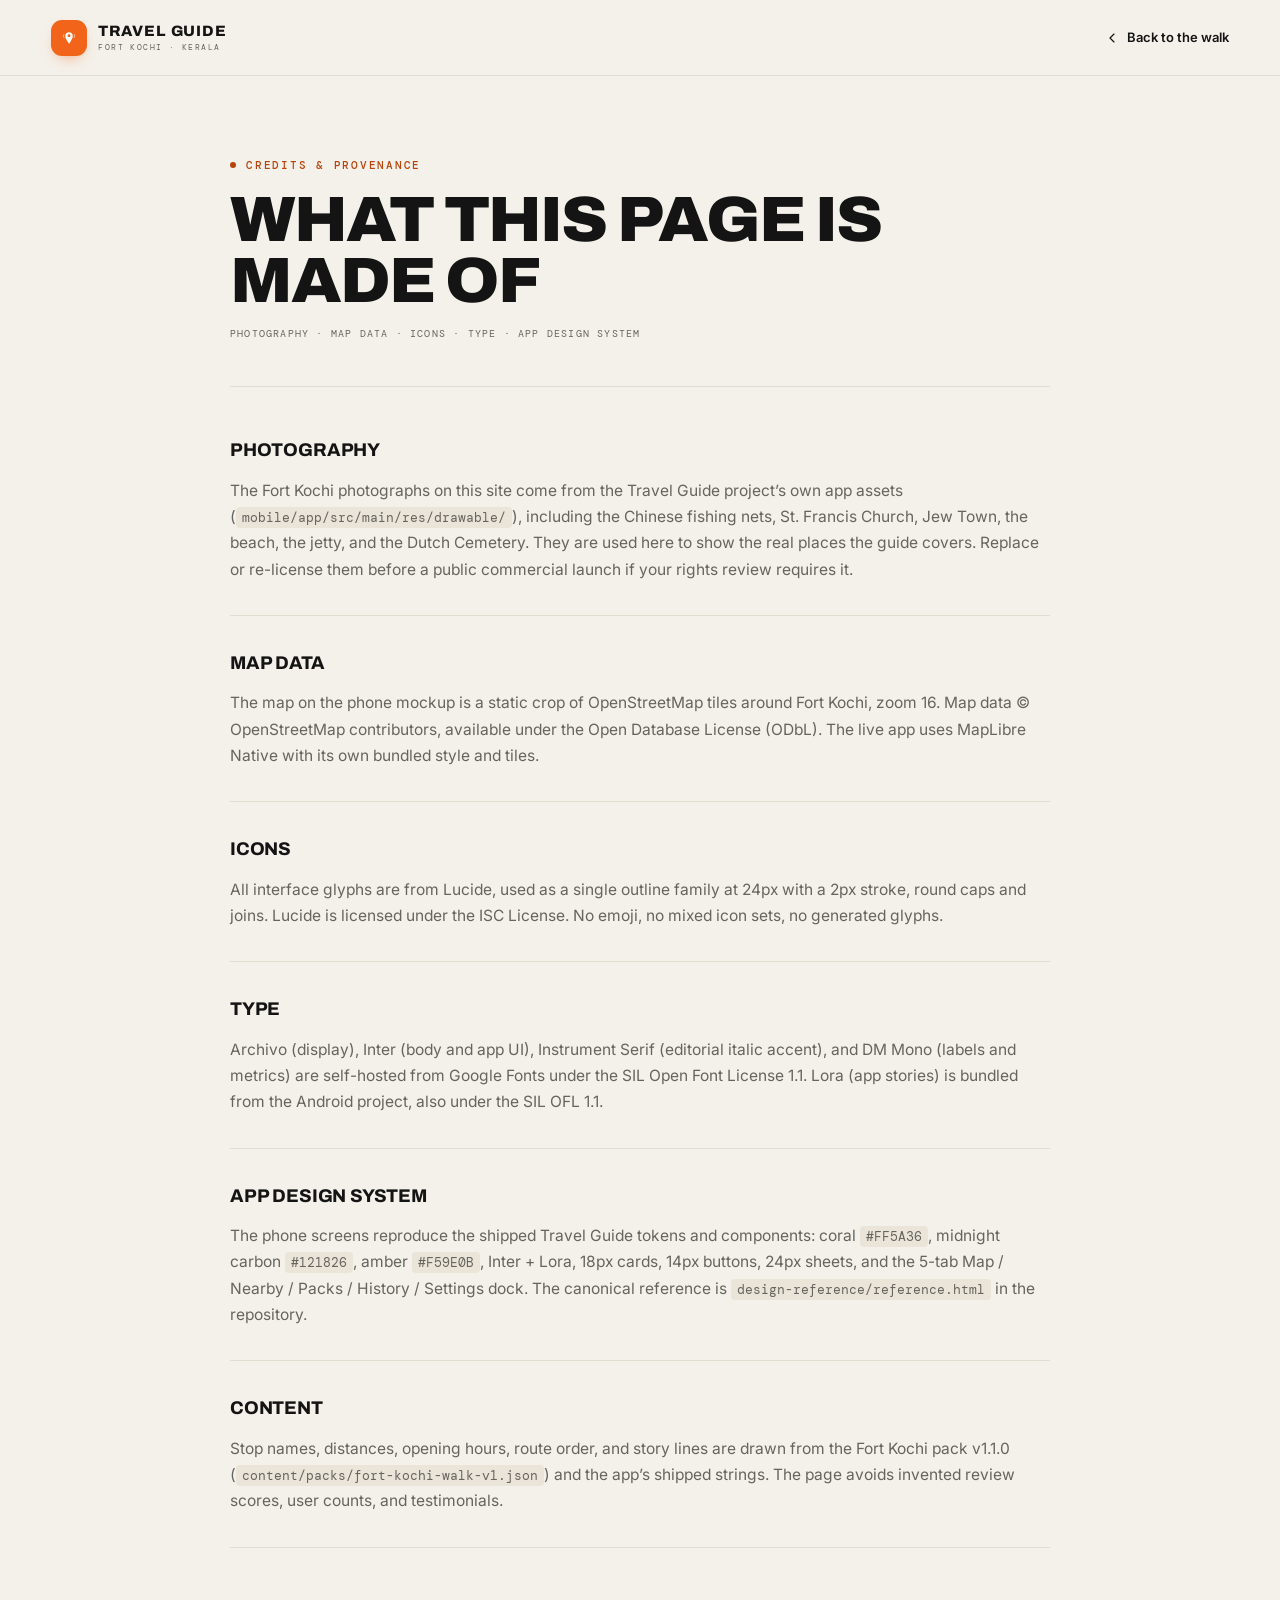
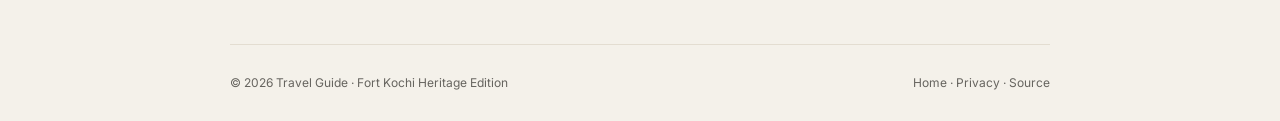
<file: website/credits.html>
<!DOCTYPE html>
<html lang="en">
<head>
  <meta charset="utf-8" />
  <meta name="viewport" content="width=device-width, initial-scale=1" />
  <title>Credits — Travel Guide</title>
  <meta name="description" content="Photography, map, icon, and type credits for the Travel Guide website." />
  <meta name="theme-color" content="#f4f1ea" />
  <link rel="icon" href="assets/favicon.svg" type="image/svg+xml" />
  <link rel="stylesheet" href="assets/fonts/fonts.css" />
  <link rel="stylesheet" href="css/styles.css" />
</head>
<body class="legal-page">
  <div class="legal-topbar">
    <div class="container nav__inner">
      <a class="brand" href="index.html" >
        <span class="brand__mark" aria-hidden="true">
          <svg viewBox="0 0 108 108" role="img">
            <path d="M31 38C27 42 27 48 31 52" fill="none" stroke="currentColor" stroke-width="3" stroke-linecap="round" opacity=".85" />
            <path d="M77 38C81 42 81 48 77 52" fill="none" stroke="currentColor" stroke-width="3" stroke-linecap="round" opacity=".85" />
            <path d="M54 28C44.6 28 37 35.6 37 45C37 58.5 54 80 54 80C54 80 71 58.5 71 45C71 35.6 63.4 28 54 28Z" fill="currentColor" />
            <circle cx="54" cy="44" r="6.5" fill="#F26419" />
          </svg>
        </span>
        <span class="brand__name">Travel Guide<span>Fort Kochi · Kerala</span></span>
      </a>
      <a class="legal-back" href="index.html"><svg class="icon" aria-hidden="true"><use href="assets/icons.svg#i-chevron-left" /></svg>Back to the walk</a>
    </div>
  </div>

  <main class="legal-wrap">
    <header class="legal-head">
      <p class="kicker"><span class="kicker__dot"></span>Credits &amp; provenance</p>
      <h1>What this page is made of</h1>
      <p class="legal-meta">Photography · map data · icons · type · app design system</p>
    </header>

    <div class="legal-body">
      <section>
        <h2>Photography</h2>
        <p>The Fort Kochi photographs on this site come from the Travel Guide project’s own app assets (<code>mobile/app/src/main/res/drawable/</code>), including the Chinese fishing nets, St. Francis Church, Jew Town, the beach, the jetty, and the Dutch Cemetery. They are used here to show the real places the guide covers. Replace or re-license them before a public commercial launch if your rights review requires it.</p>
      </section>

      <section>
        <h2>Map data</h2>
        <p>The map on the phone mockup is a static crop of OpenStreetMap tiles around Fort Kochi, zoom 16. Map data © <a href="https://www.openstreetmap.org/copyright" target="_blank" rel="noreferrer">OpenStreetMap contributors</a>, available under the Open Database License (ODbL). The live app uses MapLibre Native with its own bundled style and tiles.</p>
      </section>

      <section>
        <h2>Icons</h2>
        <p>All interface glyphs are from <a href="https://lucide.dev" target="_blank" rel="noreferrer">Lucide</a>, used as a single outline family at 24px with a 2px stroke, round caps and joins. Lucide is licensed under the ISC License. No emoji, no mixed icon sets, no generated glyphs.</p>
      </section>

      <section>
        <h2>Type</h2>
        <p>Archivo (display), Inter (body and app UI), Instrument Serif (editorial italic accent), and DM Mono (labels and metrics) are self-hosted from Google Fonts under the SIL Open Font License 1.1. Lora (app stories) is bundled from the Android project, also under the SIL OFL 1.1.</p>
      </section>

      <section>
        <h2>App design system</h2>
        <p>The phone screens reproduce the shipped Travel Guide tokens and components: coral <code>#FF5A36</code>, midnight carbon <code>#121826</code>, amber <code>#F59E0B</code>, Inter + Lora, 18px cards, 14px buttons, 24px sheets, and the 5-tab Map / Nearby / Packs / History / Settings dock. The canonical reference is <code>design-reference/reference.html</code> in the repository.</p>
      </section>

      <section>
        <h2>Content</h2>
        <p>Stop names, distances, opening hours, route order, and story lines are drawn from the Fort Kochi pack v1.1.0 (<code>content/packs/fort-kochi-walk-v1.json</code>) and the app’s shipped strings. The page avoids invented review scores, user counts, and testimonials.</p>
      </section>
    </div>

    <footer class="legal-footer">
      <span>© 2026 Travel Guide · Fort Kochi Heritage Edition</span>
      <span><a href="index.html">Home</a> · <a href="privacy.html">Privacy</a> · <a href="https://github.com/greninja-op/TRAVEL-GUIDE" target="_blank" rel="noreferrer">Source</a></span>
    </footer>
  </main>
</body>
</html>
</file>
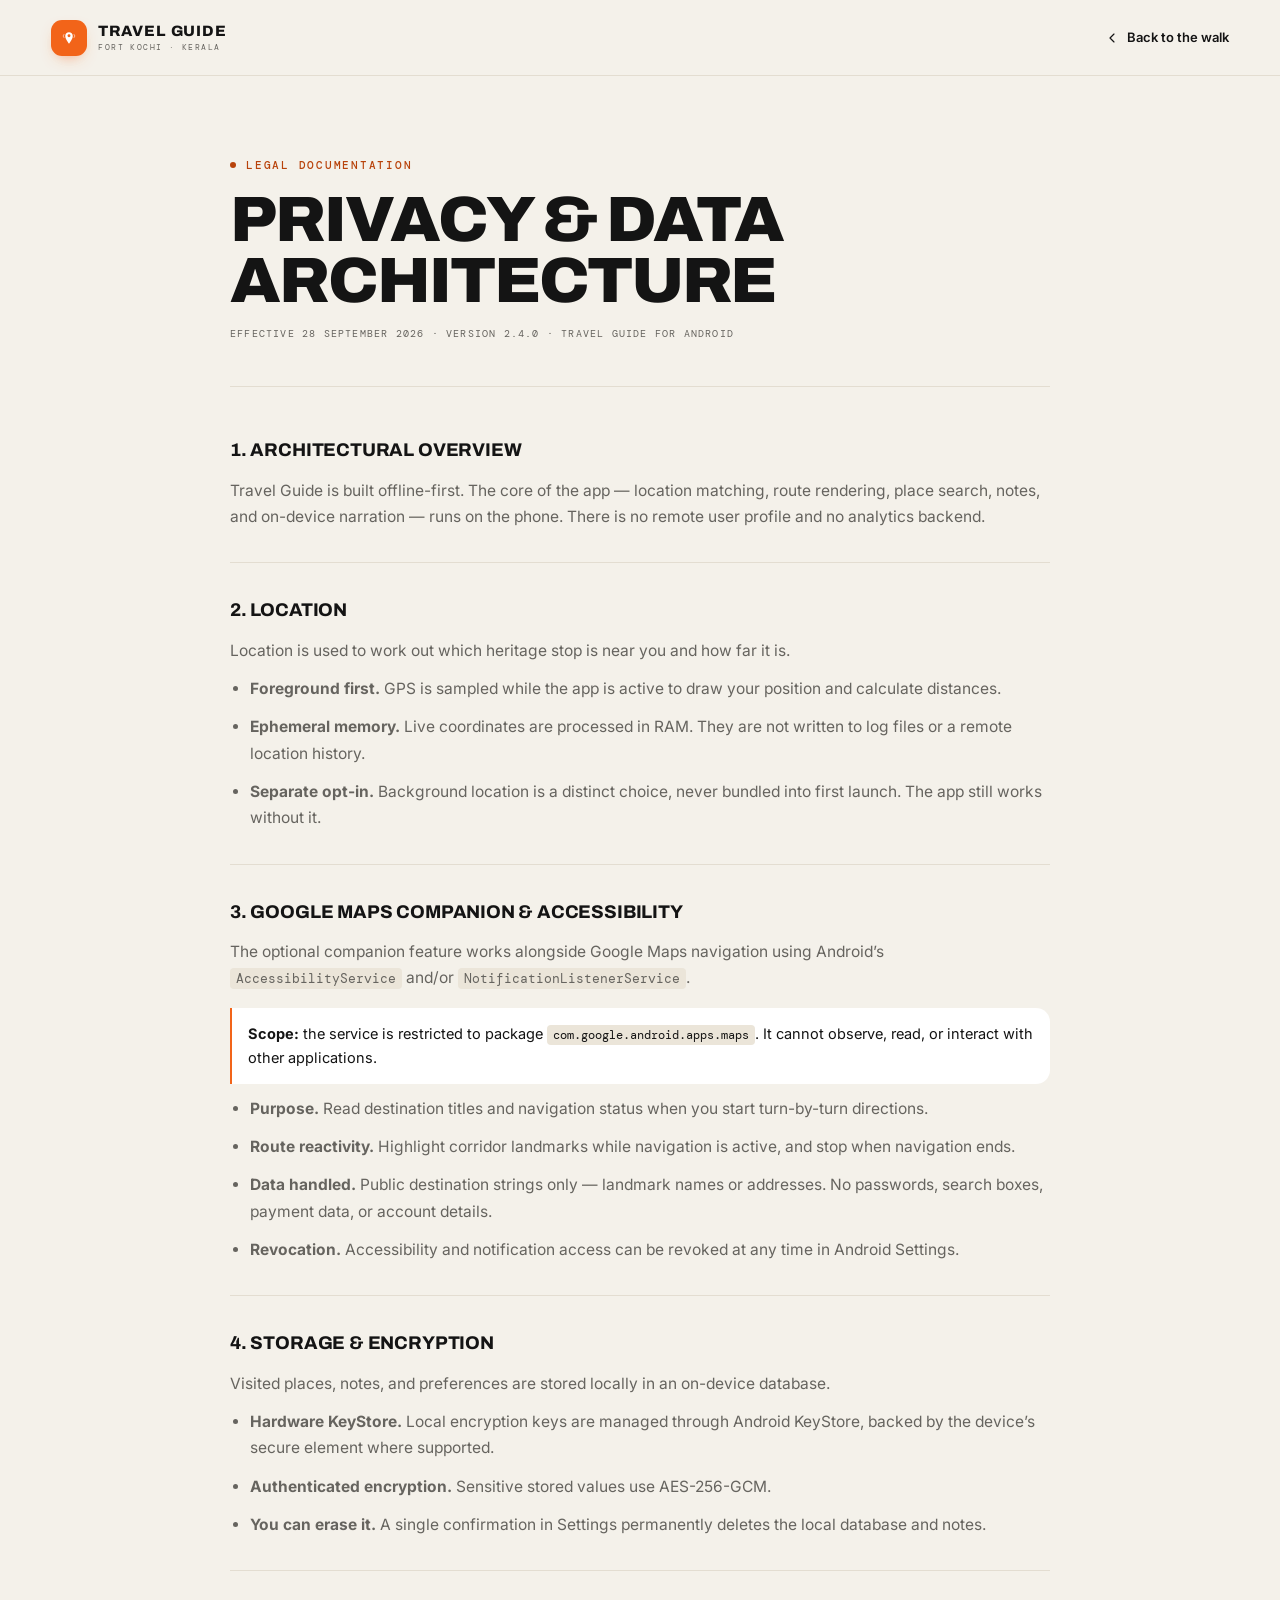
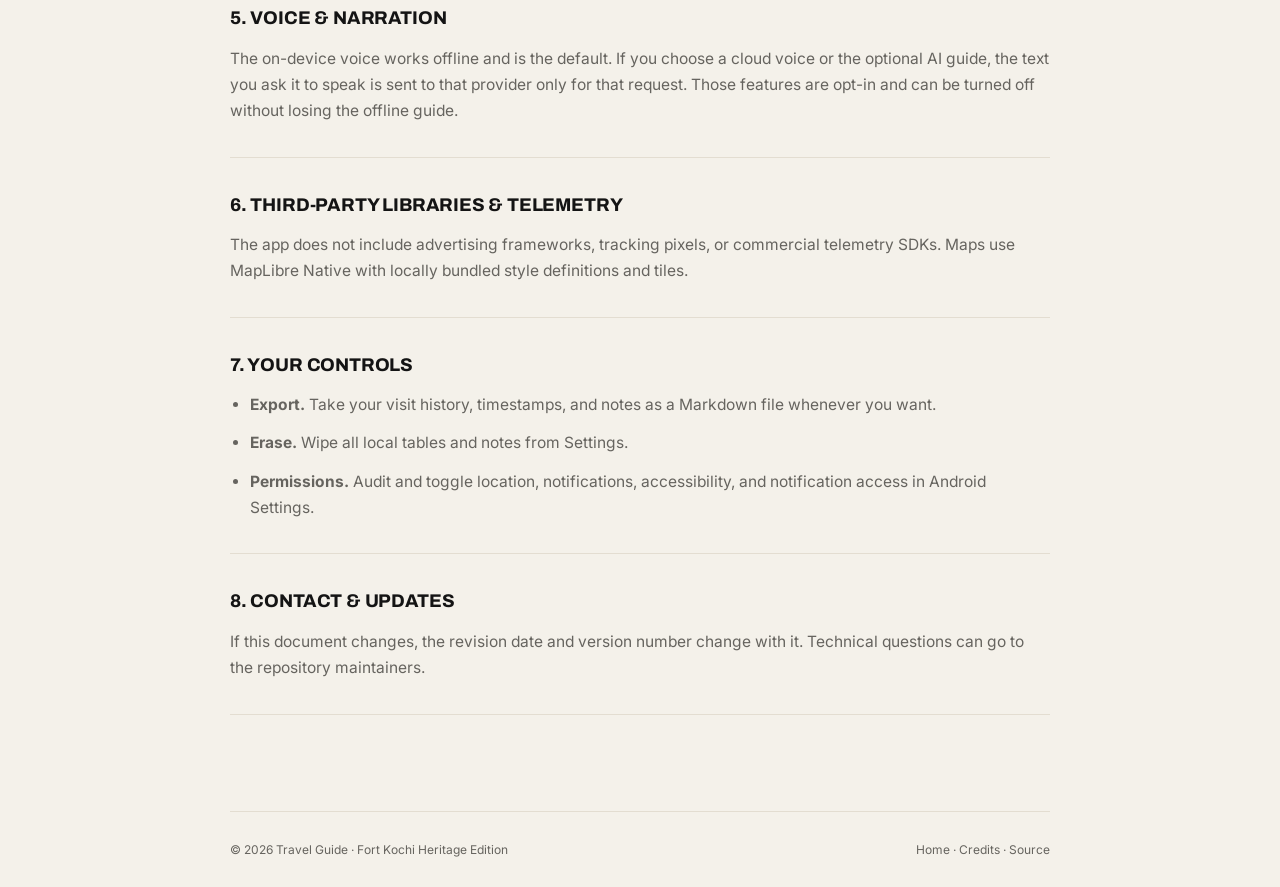
<file: website/privacy.html>
<!DOCTYPE html>
<html lang="en">
<head>
  <meta charset="utf-8" />
  <meta name="viewport" content="width=device-width, initial-scale=1" />
  <title>Privacy — Travel Guide</title>
  <meta name="description" content="How Travel Guide handles location, notes, companion mode, and voice. Local-first by default." />
  <meta name="theme-color" content="#f4f1ea" />
  <link rel="icon" href="assets/favicon.svg" type="image/svg+xml" />
  <link rel="stylesheet" href="assets/fonts/fonts.css" />
  <link rel="stylesheet" href="css/styles.css" />
</head>
<body class="legal-page">
  <div class="legal-topbar">
    <div class="container nav__inner">
      <a class="brand" href="index.html" >
        <span class="brand__mark" aria-hidden="true">
          <svg viewBox="0 0 108 108" role="img">
            <path d="M31 38C27 42 27 48 31 52" fill="none" stroke="currentColor" stroke-width="3" stroke-linecap="round" opacity=".85" />
            <path d="M77 38C81 42 81 48 77 52" fill="none" stroke="currentColor" stroke-width="3" stroke-linecap="round" opacity=".85" />
            <path d="M54 28C44.6 28 37 35.6 37 45C37 58.5 54 80 54 80C54 80 71 58.5 71 45C71 35.6 63.4 28 54 28Z" fill="currentColor" />
            <circle cx="54" cy="44" r="6.5" fill="#F26419" />
          </svg>
        </span>
        <span class="brand__name">Travel Guide<span>Fort Kochi · Kerala</span></span>
      </a>
      <a class="legal-back" href="index.html"><svg class="icon" aria-hidden="true"><use href="assets/icons.svg#i-chevron-left" /></svg>Back to the walk</a>
    </div>
  </div>

  <main class="legal-wrap">
    <header class="legal-head">
      <p class="kicker"><span class="kicker__dot"></span>Legal documentation</p>
      <h1>Privacy &amp; data architecture</h1>
      <p class="legal-meta">Effective 28 September 2026 · Version 2.4.0 · Travel Guide for Android</p>
    </header>

    <div class="legal-body">
      <section>
        <h2>1. Architectural overview</h2>
        <p>Travel Guide is built offline-first. The core of the app — location matching, route rendering, place search, notes, and on-device narration — runs on the phone. There is no remote user profile and no analytics backend.</p>
      </section>

      <section>
        <h2>2. Location</h2>
        <p>Location is used to work out which heritage stop is near you and how far it is.</p>
        <ul>
          <li><strong>Foreground first.</strong> GPS is sampled while the app is active to draw your position and calculate distances.</li>
          <li><strong>Ephemeral memory.</strong> Live coordinates are processed in RAM. They are not written to log files or a remote location history.</li>
          <li><strong>Separate opt-in.</strong> Background location is a distinct choice, never bundled into first launch. The app still works without it.</li>
        </ul>
      </section>

      <section>
        <h2>3. Google Maps companion &amp; accessibility</h2>
        <p>The optional companion feature works alongside Google Maps navigation using Android’s <code>AccessibilityService</code> and/or <code>NotificationListenerService</code>.</p>
        <div class="legal-callout"><strong>Scope:</strong> the service is restricted to package <code>com.google.android.apps.maps</code>. It cannot observe, read, or interact with other applications.</div>
        <ul>
          <li><strong>Purpose.</strong> Read destination titles and navigation status when you start turn-by-turn directions.</li>
          <li><strong>Route reactivity.</strong> Highlight corridor landmarks while navigation is active, and stop when navigation ends.</li>
          <li><strong>Data handled.</strong> Public destination strings only — landmark names or addresses. No passwords, search boxes, payment data, or account details.</li>
          <li><strong>Revocation.</strong> Accessibility and notification access can be revoked at any time in Android Settings.</li>
        </ul>
      </section>

      <section>
        <h2>4. Storage &amp; encryption</h2>
        <p>Visited places, notes, and preferences are stored locally in an on-device database.</p>
        <ul>
          <li><strong>Hardware KeyStore.</strong> Local encryption keys are managed through Android KeyStore, backed by the device’s secure element where supported.</li>
          <li><strong>Authenticated encryption.</strong> Sensitive stored values use AES-256-GCM.</li>
          <li><strong>You can erase it.</strong> A single confirmation in Settings permanently deletes the local database and notes.</li>
        </ul>
      </section>

      <section>
        <h2>5. Voice &amp; narration</h2>
        <p>The on-device voice works offline and is the default. If you choose a cloud voice or the optional AI guide, the text you ask it to speak is sent to that provider only for that request. Those features are opt-in and can be turned off without losing the offline guide.</p>
      </section>

      <section>
        <h2>6. Third-party libraries &amp; telemetry</h2>
        <p>The app does not include advertising frameworks, tracking pixels, or commercial telemetry SDKs. Maps use MapLibre Native with locally bundled style definitions and tiles.</p>
      </section>

      <section>
        <h2>7. Your controls</h2>
        <ul>
          <li><strong>Export.</strong> Take your visit history, timestamps, and notes as a Markdown file whenever you want.</li>
          <li><strong>Erase.</strong> Wipe all local tables and notes from Settings.</li>
          <li><strong>Permissions.</strong> Audit and toggle location, notifications, accessibility, and notification access in Android Settings.</li>
        </ul>
      </section>

      <section>
        <h2>8. Contact &amp; updates</h2>
        <p>If this document changes, the revision date and version number change with it. Technical questions can go to the repository maintainers.</p>
      </section>
    </div>

    <footer class="legal-footer">
      <span>© 2026 Travel Guide · Fort Kochi Heritage Edition</span>
      <span><a href="index.html">Home</a> · <a href="credits.html">Credits</a> · <a href="https://github.com/greninja-op/TRAVEL-GUIDE" target="_blank" rel="noreferrer">Source</a></span>
    </footer>
  </main>
</body>
</html>
</file>
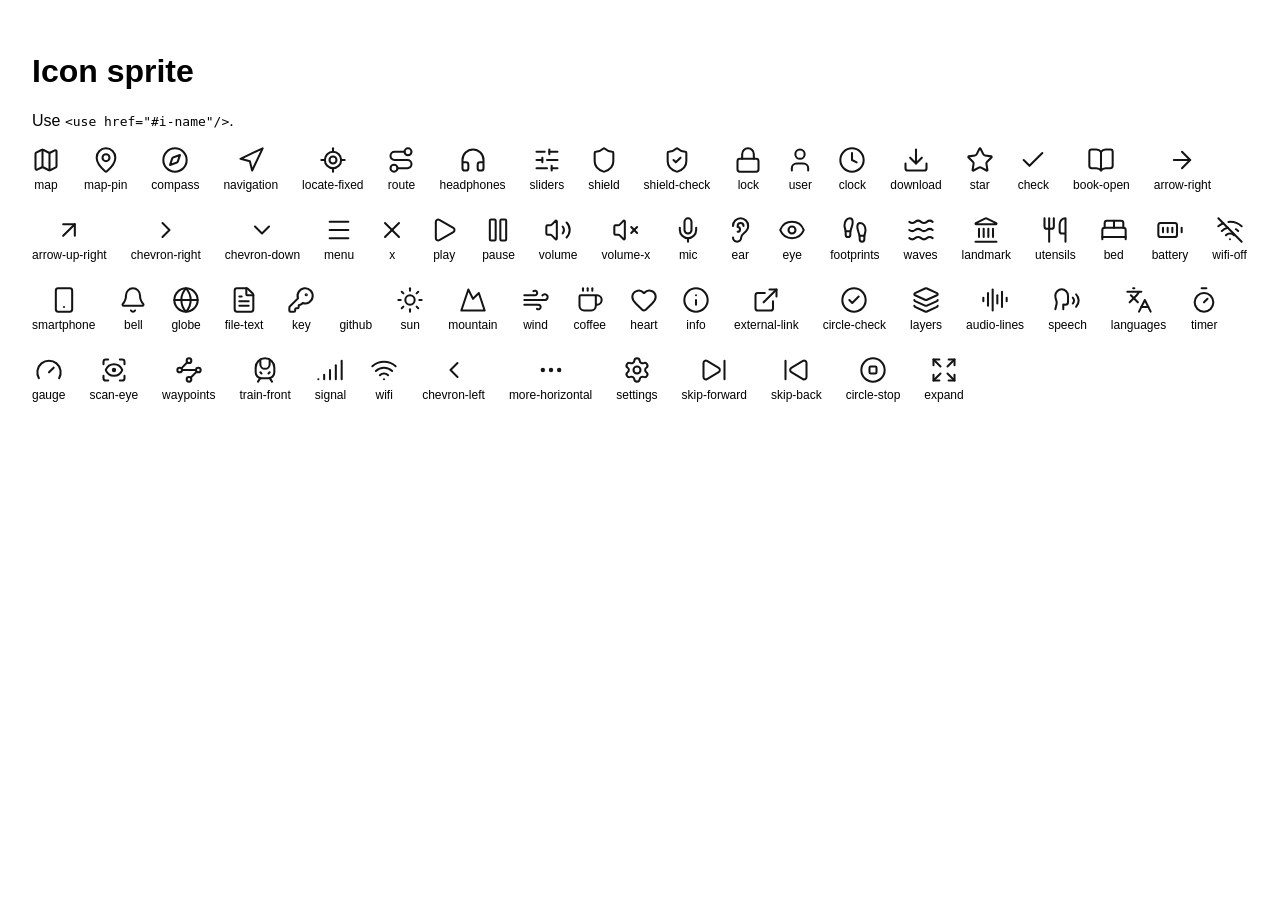
<file: website/assets/icons-inline.html>
<!doctype html><meta charset='utf-8'><body style='font-family:sans-serif;padding:24px'><h1>Icon sprite</h1><p>Use <code>&lt;use href="#i-name"/&gt;</code>.</p><div style='display:flex;flex-wrap:wrap;gap:24px'><figure style='margin:0;text-align:center'><svg viewBox='0 0 24 24' width='28' height='28' fill='none' stroke='#141414' stroke-width='1.75' stroke-linecap='round' stroke-linejoin='round'><use href='#i-map'/></svg><figcaption style='font-size:12px'>map</figcaption></figure><figure style='margin:0;text-align:center'><svg viewBox='0 0 24 24' width='28' height='28' fill='none' stroke='#141414' stroke-width='1.75' stroke-linecap='round' stroke-linejoin='round'><use href='#i-map-pin'/></svg><figcaption style='font-size:12px'>map-pin</figcaption></figure><figure style='margin:0;text-align:center'><svg viewBox='0 0 24 24' width='28' height='28' fill='none' stroke='#141414' stroke-width='1.75' stroke-linecap='round' stroke-linejoin='round'><use href='#i-compass'/></svg><figcaption style='font-size:12px'>compass</figcaption></figure><figure style='margin:0;text-align:center'><svg viewBox='0 0 24 24' width='28' height='28' fill='none' stroke='#141414' stroke-width='1.75' stroke-linecap='round' stroke-linejoin='round'><use href='#i-navigation'/></svg><figcaption style='font-size:12px'>navigation</figcaption></figure><figure style='margin:0;text-align:center'><svg viewBox='0 0 24 24' width='28' height='28' fill='none' stroke='#141414' stroke-width='1.75' stroke-linecap='round' stroke-linejoin='round'><use href='#i-locate-fixed'/></svg><figcaption style='font-size:12px'>locate-fixed</figcaption></figure><figure style='margin:0;text-align:center'><svg viewBox='0 0 24 24' width='28' height='28' fill='none' stroke='#141414' stroke-width='1.75' stroke-linecap='round' stroke-linejoin='round'><use href='#i-route'/></svg><figcaption style='font-size:12px'>route</figcaption></figure><figure style='margin:0;text-align:center'><svg viewBox='0 0 24 24' width='28' height='28' fill='none' stroke='#141414' stroke-width='1.75' stroke-linecap='round' stroke-linejoin='round'><use href='#i-headphones'/></svg><figcaption style='font-size:12px'>headphones</figcaption></figure><figure style='margin:0;text-align:center'><svg viewBox='0 0 24 24' width='28' height='28' fill='none' stroke='#141414' stroke-width='1.75' stroke-linecap='round' stroke-linejoin='round'><use href='#i-sliders'/></svg><figcaption style='font-size:12px'>sliders</figcaption></figure><figure style='margin:0;text-align:center'><svg viewBox='0 0 24 24' width='28' height='28' fill='none' stroke='#141414' stroke-width='1.75' stroke-linecap='round' stroke-linejoin='round'><use href='#i-shield'/></svg><figcaption style='font-size:12px'>shield</figcaption></figure><figure style='margin:0;text-align:center'><svg viewBox='0 0 24 24' width='28' height='28' fill='none' stroke='#141414' stroke-width='1.75' stroke-linecap='round' stroke-linejoin='round'><use href='#i-shield-check'/></svg><figcaption style='font-size:12px'>shield-check</figcaption></figure><figure style='margin:0;text-align:center'><svg viewBox='0 0 24 24' width='28' height='28' fill='none' stroke='#141414' stroke-width='1.75' stroke-linecap='round' stroke-linejoin='round'><use href='#i-lock'/></svg><figcaption style='font-size:12px'>lock</figcaption></figure><figure style='margin:0;text-align:center'><svg viewBox='0 0 24 24' width='28' height='28' fill='none' stroke='#141414' stroke-width='1.75' stroke-linecap='round' stroke-linejoin='round'><use href='#i-user'/></svg><figcaption style='font-size:12px'>user</figcaption></figure><figure style='margin:0;text-align:center'><svg viewBox='0 0 24 24' width='28' height='28' fill='none' stroke='#141414' stroke-width='1.75' stroke-linecap='round' stroke-linejoin='round'><use href='#i-clock'/></svg><figcaption style='font-size:12px'>clock</figcaption></figure><figure style='margin:0;text-align:center'><svg viewBox='0 0 24 24' width='28' height='28' fill='none' stroke='#141414' stroke-width='1.75' stroke-linecap='round' stroke-linejoin='round'><use href='#i-download'/></svg><figcaption style='font-size:12px'>download</figcaption></figure><figure style='margin:0;text-align:center'><svg viewBox='0 0 24 24' width='28' height='28' fill='none' stroke='#141414' stroke-width='1.75' stroke-linecap='round' stroke-linejoin='round'><use href='#i-star'/></svg><figcaption style='font-size:12px'>star</figcaption></figure><figure style='margin:0;text-align:center'><svg viewBox='0 0 24 24' width='28' height='28' fill='none' stroke='#141414' stroke-width='1.75' stroke-linecap='round' stroke-linejoin='round'><use href='#i-check'/></svg><figcaption style='font-size:12px'>check</figcaption></figure><figure style='margin:0;text-align:center'><svg viewBox='0 0 24 24' width='28' height='28' fill='none' stroke='#141414' stroke-width='1.75' stroke-linecap='round' stroke-linejoin='round'><use href='#i-book-open'/></svg><figcaption style='font-size:12px'>book-open</figcaption></figure><figure style='margin:0;text-align:center'><svg viewBox='0 0 24 24' width='28' height='28' fill='none' stroke='#141414' stroke-width='1.75' stroke-linecap='round' stroke-linejoin='round'><use href='#i-arrow-right'/></svg><figcaption style='font-size:12px'>arrow-right</figcaption></figure><figure style='margin:0;text-align:center'><svg viewBox='0 0 24 24' width='28' height='28' fill='none' stroke='#141414' stroke-width='1.75' stroke-linecap='round' stroke-linejoin='round'><use href='#i-arrow-up-right'/></svg><figcaption style='font-size:12px'>arrow-up-right</figcaption></figure><figure style='margin:0;text-align:center'><svg viewBox='0 0 24 24' width='28' height='28' fill='none' stroke='#141414' stroke-width='1.75' stroke-linecap='round' stroke-linejoin='round'><use href='#i-chevron-right'/></svg><figcaption style='font-size:12px'>chevron-right</figcaption></figure><figure style='margin:0;text-align:center'><svg viewBox='0 0 24 24' width='28' height='28' fill='none' stroke='#141414' stroke-width='1.75' stroke-linecap='round' stroke-linejoin='round'><use href='#i-chevron-down'/></svg><figcaption style='font-size:12px'>chevron-down</figcaption></figure><figure style='margin:0;text-align:center'><svg viewBox='0 0 24 24' width='28' height='28' fill='none' stroke='#141414' stroke-width='1.75' stroke-linecap='round' stroke-linejoin='round'><use href='#i-menu'/></svg><figcaption style='font-size:12px'>menu</figcaption></figure><figure style='margin:0;text-align:center'><svg viewBox='0 0 24 24' width='28' height='28' fill='none' stroke='#141414' stroke-width='1.75' stroke-linecap='round' stroke-linejoin='round'><use href='#i-x'/></svg><figcaption style='font-size:12px'>x</figcaption></figure><figure style='margin:0;text-align:center'><svg viewBox='0 0 24 24' width='28' height='28' fill='none' stroke='#141414' stroke-width='1.75' stroke-linecap='round' stroke-linejoin='round'><use href='#i-play'/></svg><figcaption style='font-size:12px'>play</figcaption></figure><figure style='margin:0;text-align:center'><svg viewBox='0 0 24 24' width='28' height='28' fill='none' stroke='#141414' stroke-width='1.75' stroke-linecap='round' stroke-linejoin='round'><use href='#i-pause'/></svg><figcaption style='font-size:12px'>pause</figcaption></figure><figure style='margin:0;text-align:center'><svg viewBox='0 0 24 24' width='28' height='28' fill='none' stroke='#141414' stroke-width='1.75' stroke-linecap='round' stroke-linejoin='round'><use href='#i-volume'/></svg><figcaption style='font-size:12px'>volume</figcaption></figure><figure style='margin:0;text-align:center'><svg viewBox='0 0 24 24' width='28' height='28' fill='none' stroke='#141414' stroke-width='1.75' stroke-linecap='round' stroke-linejoin='round'><use href='#i-volume-x'/></svg><figcaption style='font-size:12px'>volume-x</figcaption></figure><figure style='margin:0;text-align:center'><svg viewBox='0 0 24 24' width='28' height='28' fill='none' stroke='#141414' stroke-width='1.75' stroke-linecap='round' stroke-linejoin='round'><use href='#i-mic'/></svg><figcaption style='font-size:12px'>mic</figcaption></figure><figure style='margin:0;text-align:center'><svg viewBox='0 0 24 24' width='28' height='28' fill='none' stroke='#141414' stroke-width='1.75' stroke-linecap='round' stroke-linejoin='round'><use href='#i-ear'/></svg><figcaption style='font-size:12px'>ear</figcaption></figure><figure style='margin:0;text-align:center'><svg viewBox='0 0 24 24' width='28' height='28' fill='none' stroke='#141414' stroke-width='1.75' stroke-linecap='round' stroke-linejoin='round'><use href='#i-eye'/></svg><figcaption style='font-size:12px'>eye</figcaption></figure><figure style='margin:0;text-align:center'><svg viewBox='0 0 24 24' width='28' height='28' fill='none' stroke='#141414' stroke-width='1.75' stroke-linecap='round' stroke-linejoin='round'><use href='#i-footprints'/></svg><figcaption style='font-size:12px'>footprints</figcaption></figure><figure style='margin:0;text-align:center'><svg viewBox='0 0 24 24' width='28' height='28' fill='none' stroke='#141414' stroke-width='1.75' stroke-linecap='round' stroke-linejoin='round'><use href='#i-waves'/></svg><figcaption style='font-size:12px'>waves</figcaption></figure><figure style='margin:0;text-align:center'><svg viewBox='0 0 24 24' width='28' height='28' fill='none' stroke='#141414' stroke-width='1.75' stroke-linecap='round' stroke-linejoin='round'><use href='#i-landmark'/></svg><figcaption style='font-size:12px'>landmark</figcaption></figure><figure style='margin:0;text-align:center'><svg viewBox='0 0 24 24' width='28' height='28' fill='none' stroke='#141414' stroke-width='1.75' stroke-linecap='round' stroke-linejoin='round'><use href='#i-utensils'/></svg><figcaption style='font-size:12px'>utensils</figcaption></figure><figure style='margin:0;text-align:center'><svg viewBox='0 0 24 24' width='28' height='28' fill='none' stroke='#141414' stroke-width='1.75' stroke-linecap='round' stroke-linejoin='round'><use href='#i-bed'/></svg><figcaption style='font-size:12px'>bed</figcaption></figure><figure style='margin:0;text-align:center'><svg viewBox='0 0 24 24' width='28' height='28' fill='none' stroke='#141414' stroke-width='1.75' stroke-linecap='round' stroke-linejoin='round'><use href='#i-battery'/></svg><figcaption style='font-size:12px'>battery</figcaption></figure><figure style='margin:0;text-align:center'><svg viewBox='0 0 24 24' width='28' height='28' fill='none' stroke='#141414' stroke-width='1.75' stroke-linecap='round' stroke-linejoin='round'><use href='#i-wifi-off'/></svg><figcaption style='font-size:12px'>wifi-off</figcaption></figure><figure style='margin:0;text-align:center'><svg viewBox='0 0 24 24' width='28' height='28' fill='none' stroke='#141414' stroke-width='1.75' stroke-linecap='round' stroke-linejoin='round'><use href='#i-smartphone'/></svg><figcaption style='font-size:12px'>smartphone</figcaption></figure><figure style='margin:0;text-align:center'><svg viewBox='0 0 24 24' width='28' height='28' fill='none' stroke='#141414' stroke-width='1.75' stroke-linecap='round' stroke-linejoin='round'><use href='#i-bell'/></svg><figcaption style='font-size:12px'>bell</figcaption></figure><figure style='margin:0;text-align:center'><svg viewBox='0 0 24 24' width='28' height='28' fill='none' stroke='#141414' stroke-width='1.75' stroke-linecap='round' stroke-linejoin='round'><use href='#i-globe'/></svg><figcaption style='font-size:12px'>globe</figcaption></figure><figure style='margin:0;text-align:center'><svg viewBox='0 0 24 24' width='28' height='28' fill='none' stroke='#141414' stroke-width='1.75' stroke-linecap='round' stroke-linejoin='round'><use href='#i-file-text'/></svg><figcaption style='font-size:12px'>file-text</figcaption></figure><figure style='margin:0;text-align:center'><svg viewBox='0 0 24 24' width='28' height='28' fill='none' stroke='#141414' stroke-width='1.75' stroke-linecap='round' stroke-linejoin='round'><use href='#i-key'/></svg><figcaption style='font-size:12px'>key</figcaption></figure><figure style='margin:0;text-align:center'><svg viewBox='0 0 24 24' width='28' height='28' fill='none' stroke='#141414' stroke-width='1.75' stroke-linecap='round' stroke-linejoin='round'><use href='#i-github'/></svg><figcaption style='font-size:12px'>github</figcaption></figure><figure style='margin:0;text-align:center'><svg viewBox='0 0 24 24' width='28' height='28' fill='none' stroke='#141414' stroke-width='1.75' stroke-linecap='round' stroke-linejoin='round'><use href='#i-sun'/></svg><figcaption style='font-size:12px'>sun</figcaption></figure><figure style='margin:0;text-align:center'><svg viewBox='0 0 24 24' width='28' height='28' fill='none' stroke='#141414' stroke-width='1.75' stroke-linecap='round' stroke-linejoin='round'><use href='#i-mountain'/></svg><figcaption style='font-size:12px'>mountain</figcaption></figure><figure style='margin:0;text-align:center'><svg viewBox='0 0 24 24' width='28' height='28' fill='none' stroke='#141414' stroke-width='1.75' stroke-linecap='round' stroke-linejoin='round'><use href='#i-wind'/></svg><figcaption style='font-size:12px'>wind</figcaption></figure><figure style='margin:0;text-align:center'><svg viewBox='0 0 24 24' width='28' height='28' fill='none' stroke='#141414' stroke-width='1.75' stroke-linecap='round' stroke-linejoin='round'><use href='#i-coffee'/></svg><figcaption style='font-size:12px'>coffee</figcaption></figure><figure style='margin:0;text-align:center'><svg viewBox='0 0 24 24' width='28' height='28' fill='none' stroke='#141414' stroke-width='1.75' stroke-linecap='round' stroke-linejoin='round'><use href='#i-heart'/></svg><figcaption style='font-size:12px'>heart</figcaption></figure><figure style='margin:0;text-align:center'><svg viewBox='0 0 24 24' width='28' height='28' fill='none' stroke='#141414' stroke-width='1.75' stroke-linecap='round' stroke-linejoin='round'><use href='#i-info'/></svg><figcaption style='font-size:12px'>info</figcaption></figure><figure style='margin:0;text-align:center'><svg viewBox='0 0 24 24' width='28' height='28' fill='none' stroke='#141414' stroke-width='1.75' stroke-linecap='round' stroke-linejoin='round'><use href='#i-external-link'/></svg><figcaption style='font-size:12px'>external-link</figcaption></figure><figure style='margin:0;text-align:center'><svg viewBox='0 0 24 24' width='28' height='28' fill='none' stroke='#141414' stroke-width='1.75' stroke-linecap='round' stroke-linejoin='round'><use href='#i-circle-check'/></svg><figcaption style='font-size:12px'>circle-check</figcaption></figure><figure style='margin:0;text-align:center'><svg viewBox='0 0 24 24' width='28' height='28' fill='none' stroke='#141414' stroke-width='1.75' stroke-linecap='round' stroke-linejoin='round'><use href='#i-layers'/></svg><figcaption style='font-size:12px'>layers</figcaption></figure><figure style='margin:0;text-align:center'><svg viewBox='0 0 24 24' width='28' height='28' fill='none' stroke='#141414' stroke-width='1.75' stroke-linecap='round' stroke-linejoin='round'><use href='#i-audio-lines'/></svg><figcaption style='font-size:12px'>audio-lines</figcaption></figure><figure style='margin:0;text-align:center'><svg viewBox='0 0 24 24' width='28' height='28' fill='none' stroke='#141414' stroke-width='1.75' stroke-linecap='round' stroke-linejoin='round'><use href='#i-speech'/></svg><figcaption style='font-size:12px'>speech</figcaption></figure><figure style='margin:0;text-align:center'><svg viewBox='0 0 24 24' width='28' height='28' fill='none' stroke='#141414' stroke-width='1.75' stroke-linecap='round' stroke-linejoin='round'><use href='#i-languages'/></svg><figcaption style='font-size:12px'>languages</figcaption></figure><figure style='margin:0;text-align:center'><svg viewBox='0 0 24 24' width='28' height='28' fill='none' stroke='#141414' stroke-width='1.75' stroke-linecap='round' stroke-linejoin='round'><use href='#i-timer'/></svg><figcaption style='font-size:12px'>timer</figcaption></figure><figure style='margin:0;text-align:center'><svg viewBox='0 0 24 24' width='28' height='28' fill='none' stroke='#141414' stroke-width='1.75' stroke-linecap='round' stroke-linejoin='round'><use href='#i-gauge'/></svg><figcaption style='font-size:12px'>gauge</figcaption></figure><figure style='margin:0;text-align:center'><svg viewBox='0 0 24 24' width='28' height='28' fill='none' stroke='#141414' stroke-width='1.75' stroke-linecap='round' stroke-linejoin='round'><use href='#i-scan-eye'/></svg><figcaption style='font-size:12px'>scan-eye</figcaption></figure><figure style='margin:0;text-align:center'><svg viewBox='0 0 24 24' width='28' height='28' fill='none' stroke='#141414' stroke-width='1.75' stroke-linecap='round' stroke-linejoin='round'><use href='#i-waypoints'/></svg><figcaption style='font-size:12px'>waypoints</figcaption></figure><figure style='margin:0;text-align:center'><svg viewBox='0 0 24 24' width='28' height='28' fill='none' stroke='#141414' stroke-width='1.75' stroke-linecap='round' stroke-linejoin='round'><use href='#i-train-front'/></svg><figcaption style='font-size:12px'>train-front</figcaption></figure><figure style='margin:0;text-align:center'><svg viewBox='0 0 24 24' width='28' height='28' fill='none' stroke='#141414' stroke-width='1.75' stroke-linecap='round' stroke-linejoin='round'><use href='#i-signal'/></svg><figcaption style='font-size:12px'>signal</figcaption></figure><figure style='margin:0;text-align:center'><svg viewBox='0 0 24 24' width='28' height='28' fill='none' stroke='#141414' stroke-width='1.75' stroke-linecap='round' stroke-linejoin='round'><use href='#i-wifi'/></svg><figcaption style='font-size:12px'>wifi</figcaption></figure><figure style='margin:0;text-align:center'><svg viewBox='0 0 24 24' width='28' height='28' fill='none' stroke='#141414' stroke-width='1.75' stroke-linecap='round' stroke-linejoin='round'><use href='#i-chevron-left'/></svg><figcaption style='font-size:12px'>chevron-left</figcaption></figure><figure style='margin:0;text-align:center'><svg viewBox='0 0 24 24' width='28' height='28' fill='none' stroke='#141414' stroke-width='1.75' stroke-linecap='round' stroke-linejoin='round'><use href='#i-more-horizontal'/></svg><figcaption style='font-size:12px'>more-horizontal</figcaption></figure><figure style='margin:0;text-align:center'><svg viewBox='0 0 24 24' width='28' height='28' fill='none' stroke='#141414' stroke-width='1.75' stroke-linecap='round' stroke-linejoin='round'><use href='#i-settings'/></svg><figcaption style='font-size:12px'>settings</figcaption></figure><figure style='margin:0;text-align:center'><svg viewBox='0 0 24 24' width='28' height='28' fill='none' stroke='#141414' stroke-width='1.75' stroke-linecap='round' stroke-linejoin='round'><use href='#i-skip-forward'/></svg><figcaption style='font-size:12px'>skip-forward</figcaption></figure><figure style='margin:0;text-align:center'><svg viewBox='0 0 24 24' width='28' height='28' fill='none' stroke='#141414' stroke-width='1.75' stroke-linecap='round' stroke-linejoin='round'><use href='#i-skip-back'/></svg><figcaption style='font-size:12px'>skip-back</figcaption></figure><figure style='margin:0;text-align:center'><svg viewBox='0 0 24 24' width='28' height='28' fill='none' stroke='#141414' stroke-width='1.75' stroke-linecap='round' stroke-linejoin='round'><use href='#i-circle-stop'/></svg><figcaption style='font-size:12px'>circle-stop</figcaption></figure><figure style='margin:0;text-align:center'><svg viewBox='0 0 24 24' width='28' height='28' fill='none' stroke='#141414' stroke-width='1.75' stroke-linecap='round' stroke-linejoin='round'><use href='#i-expand'/></svg><figcaption style='font-size:12px'>expand</figcaption></figure></div><!-- Lucide icons (ISC). https://lucide.dev -->
<svg xmlns="http://www.w3.org/2000/svg" style="display:none" aria-hidden="true">
  <symbol id="i-map" viewBox="0 0 24 24"><path d="M14.106 5.553a2 2 0 0 0 1.788 0l3.659-1.83A1 1 0 0 1 21 4.619v12.764a1 1 0 0 1-.553.894l-4.553 2.277a2 2 0 0 1-1.788 0l-4.212-2.106a2 2 0 0 0-1.788 0l-3.659 1.83A1 1 0 0 1 3 19.381V6.618a1 1 0 0 1 .553-.894l4.553-2.277a2 2 0 0 1 1.788 0z" /> <path d="M15 5.764v15" /> <path d="M9 3.236v15" /></symbol>
  <symbol id="i-map-pin" viewBox="0 0 24 24"><path d="M20 10c0 4.993-5.539 10.193-7.399 11.799a1 1 0 0 1-1.202 0C9.539 20.193 4 14.993 4 10a8 8 0 0 1 16 0" /> <circle cx="12" cy="10" r="3" /></symbol>
  <symbol id="i-compass" viewBox="0 0 24 24"><circle cx="12" cy="12" r="10" /> <path d="m16.24 7.76-1.804 5.411a2 2 0 0 1-1.265 1.265L7.76 16.24l1.804-5.411a2 2 0 0 1 1.265-1.265z" /></symbol>
  <symbol id="i-navigation" viewBox="0 0 24 24"><polygon points="3 11 22 2 13 21 11 13 3 11" /></symbol>
  <symbol id="i-locate-fixed" viewBox="0 0 24 24"><line x1="2" x2="5" y1="12" y2="12" /> <line x1="19" x2="22" y1="12" y2="12" /> <line x1="12" x2="12" y1="2" y2="5" /> <line x1="12" x2="12" y1="19" y2="22" /> <circle cx="12" cy="12" r="7" /> <circle cx="12" cy="12" r="3" /></symbol>
  <symbol id="i-route" viewBox="0 0 24 24"><circle cx="6" cy="19" r="3" /> <path d="M9 19h8.5a3.5 3.5 0 0 0 0-7h-11a3.5 3.5 0 0 1 0-7H15" /> <circle cx="18" cy="5" r="3" /></symbol>
  <symbol id="i-headphones" viewBox="0 0 24 24"><path d="M3 14h3a2 2 0 0 1 2 2v3a2 2 0 0 1-2 2H5a2 2 0 0 1-2-2v-7a9 9 0 0 1 18 0v7a2 2 0 0 1-2 2h-1a2 2 0 0 1-2-2v-3a2 2 0 0 1 2-2h3" /></symbol>
  <symbol id="i-sliders" viewBox="0 0 24 24"><path d="M10 5H3" /> <path d="M12 19H3" /> <path d="M14 3v4" /> <path d="M16 17v4" /> <path d="M21 12h-9" /> <path d="M21 19h-5" /> <path d="M21 5h-7" /> <path d="M8 10v4" /> <path d="M8 12H3" /></symbol>
  <symbol id="i-shield" viewBox="0 0 24 24"><path d="M20 13c0 5-3.5 7.5-7.66 8.95a1 1 0 0 1-.67-.01C7.5 20.5 4 18 4 13V6a1 1 0 0 1 1-1c2 0 4.5-1.2 6.24-2.72a1.17 1.17 0 0 1 1.52 0C14.51 3.81 17 5 19 5a1 1 0 0 1 1 1z" /></symbol>
  <symbol id="i-shield-check" viewBox="0 0 24 24"><path d="M20 13c0 5-3.5 7.5-7.66 8.95a1 1 0 0 1-.67-.01C7.5 20.5 4 18 4 13V6a1 1 0 0 1 1-1c2 0 4.5-1.2 6.24-2.72a1.17 1.17 0 0 1 1.52 0C14.51 3.81 17 5 19 5a1 1 0 0 1 1 1z" /> <path d="m9 12 2 2 4-4" /></symbol>
  <symbol id="i-lock" viewBox="0 0 24 24"><rect width="18" height="11" x="3" y="11" rx="2" ry="2" /> <path d="M7 11V7a5 5 0 0 1 10 0v4" /></symbol>
  <symbol id="i-user" viewBox="0 0 24 24"><path d="M19 21v-2a4 4 0 0 0-4-4H9a4 4 0 0 0-4 4v2" /> <circle cx="12" cy="7" r="4" /></symbol>
  <symbol id="i-clock" viewBox="0 0 24 24"><circle cx="12" cy="12" r="10" /> <path d="M12 6v6l4 2" /></symbol>
  <symbol id="i-download" viewBox="0 0 24 24"><path d="M12 15V3" /> <path d="M21 15v4a2 2 0 0 1-2 2H5a2 2 0 0 1-2-2v-4" /> <path d="m7 10 5 5 5-5" /></symbol>
  <symbol id="i-star" viewBox="0 0 24 24"><path d="M11.525 2.295a.53.53 0 0 1 .95 0l2.31 4.679a2.123 2.123 0 0 0 1.595 1.16l5.166.756a.53.53 0 0 1 .294.904l-3.736 3.638a2.123 2.123 0 0 0-.611 1.878l.882 5.14a.53.53 0 0 1-.771.56l-4.618-2.428a2.122 2.122 0 0 0-1.973 0L6.396 21.01a.53.53 0 0 1-.77-.56l.881-5.139a2.122 2.122 0 0 0-.611-1.879L2.16 9.795a.53.53 0 0 1 .294-.906l5.165-.755a2.122 2.122 0 0 0 1.597-1.16z" /></symbol>
  <symbol id="i-check" viewBox="0 0 24 24"><path d="M20 6 9 17l-5-5" /></symbol>
  <symbol id="i-book-open" viewBox="0 0 24 24"><path d="M12 5v16" /> <path d="M20.001 19A2 2 0 0022 17V5a2 2 0 00-1.999-2L16 3.002A5 5 0 0012 5a5 5 0 00-4-2H4a2 2 0 00-2 2v12a2 2 0 001.999 2H8a5 5 0 014 2 5 5 0 014-2z" /></symbol>
  <symbol id="i-arrow-right" viewBox="0 0 24 24"><path d="M5 12h14" /> <path d="m12 5 7 7-7 7" /></symbol>
  <symbol id="i-arrow-up-right" viewBox="0 0 24 24"><path d="M7 7h10v10" /> <path d="M7 17 17 7" /></symbol>
  <symbol id="i-chevron-right" viewBox="0 0 24 24"><path d="m9 18 6-6-6-6" /></symbol>
  <symbol id="i-chevron-down" viewBox="0 0 24 24"><path d="m6 9 6 6 6-6" /></symbol>
  <symbol id="i-menu" viewBox="0 0 24 24"><path d="M4 5h16" /> <path d="M4 12h16" /> <path d="M4 19h16" /></symbol>
  <symbol id="i-x" viewBox="0 0 24 24"><path d="M18 6 6 18" /> <path d="m6 6 12 12" /></symbol>
  <symbol id="i-play" viewBox="0 0 24 24"><path d="M5 5a2 2 0 0 1 3.008-1.728l11.997 6.998a2 2 0 0 1 .003 3.458l-12 7A2 2 0 0 1 5 19z" /></symbol>
  <symbol id="i-pause" viewBox="0 0 24 24"><rect x="14" y="3" width="5" height="18" rx="1" /> <rect x="5" y="3" width="5" height="18" rx="1" /></symbol>
  <symbol id="i-volume" viewBox="0 0 24 24"><path d="M11 4.702a.705.705 0 0 0-1.203-.498L6.413 7.587A1.4 1.4 0 0 1 5.416 8H3a1 1 0 0 0-1 1v6a1 1 0 0 0 1 1h2.416a1.4 1.4 0 0 1 .997.413l3.383 3.384A.705.705 0 0 0 11 19.298z" /> <path d="M16 9a5 5 0 0 1 0 6" /> <path d="M19.364 18.364a9 9 0 0 0 0-12.728" /></symbol>
  <symbol id="i-volume-x" viewBox="0 0 24 24"><path d="M11 4.702a.7.7 0 0 0-1.203-.498L6.413 7.587A1.4 1.4 0 0 1 5.416 8H3a1 1 0 0 0-1 1v6a1 1 0 0 0 1 1h2.416a1.4 1.4 0 0 1 .997.413l3.383 3.384A.7.7 0 0 0 11 19.298z" /> <path d="m16.5 14.5 5-5" /> <path d="m16.5 9.5 5 5" /></symbol>
  <symbol id="i-mic" viewBox="0 0 24 24"><path d="M12 19v3" /> <path d="M19 10v2a7 7 0 0 1-14 0v-2" /> <rect x="9" y="2" width="6" height="13" rx="3" /></symbol>
  <symbol id="i-ear" viewBox="0 0 24 24"><path d="M6 8.5a6.5 6.5 0 1 1 13 0c0 6-6 6-6 10a3.5 3.5 0 1 1-7 0" /> <path d="M15 8.5a2.5 2.5 0 0 0-5 0v1a2 2 0 1 1 0 4" /></symbol>
  <symbol id="i-eye" viewBox="0 0 24 24"><path d="M2.062 12.348a1 1 0 0 1 0-.696 10.75 10.75 0 0 1 19.876 0 1 1 0 0 1 0 .696 10.75 10.75 0 0 1-19.876 0" /> <circle cx="12" cy="12" r="3" /></symbol>
  <symbol id="i-footprints" viewBox="0 0 24 24"><path d="M4 16v-2.38C4 11.5 2.97 10.5 3 8c.03-2.72 1.49-6 4.5-6C9.37 2 10 3.8 10 5.5c0 3.11-2 5.66-2 8.68V16a2 2 0 1 1-4 0Z" /> <path d="M20 20v-2.38c0-2.12 1.03-3.12 1-5.62-.03-2.72-1.49-6-4.5-6C14.63 6 14 7.8 14 9.5c0 3.11 2 5.66 2 8.68V20a2 2 0 1 0 4 0Z" /> <path d="M16 17h4" /> <path d="M4 13h4" /></symbol>
  <symbol id="i-waves" viewBox="0 0 24 24"><path d="M2 12q2.5 2 5 0t5 0 5 0 5 0" /> <path d="M2 19q2.5 2 5 0t5 0 5 0 5 0" /> <path d="M2 5q2.5 2 5 0t5 0 5 0 5 0" /></symbol>
  <symbol id="i-landmark" viewBox="0 0 24 24"><path d="M10 18v-7" /> <path d="M11.119 2.205a2 2 0 0 1 1.762 0l7.84 3.846A.5.5 0 0 1 20.5 7h-17a.5.5 0 0 1-.22-.949z" /> <path d="M14 18v-7" /> <path d="M18 18v-7" /> <path d="M3 22h18" /> <path d="M6 18v-7" /></symbol>
  <symbol id="i-utensils" viewBox="0 0 24 24"><path d="M3 2v7c0 1.1.9 2 2 2h4a2 2 0 0 0 2-2V2" /> <path d="M7 2v20" /> <path d="M21 15V2a5 5 0 0 0-5 5v6c0 1.1.9 2 2 2h3Zm0 0v7" /></symbol>
  <symbol id="i-bed" viewBox="0 0 24 24"><path d="M2 20v-8a2 2 0 0 1 2-2h16a2 2 0 0 1 2 2v8" /> <path d="M4 10V6a2 2 0 0 1 2-2h12a2 2 0 0 1 2 2v4" /> <path d="M12 4v6" /> <path d="M2 18h20" /></symbol>
  <symbol id="i-battery" viewBox="0 0 24 24"><path d="M10 10v4" /> <path d="M14 10v4" /> <path d="M22 14v-4" /> <path d="M6 10v4" /> <rect x="2" y="6" width="16" height="12" rx="2" /></symbol>
  <symbol id="i-wifi-off" viewBox="0 0 24 24"><path d="M12 20h.01" /> <path d="M8.5 16.429a5 5 0 0 1 7 0" /> <path d="M5 12.859a10 10 0 0 1 5.17-2.69" /> <path d="M19 12.859a10 10 0 0 0-2.007-1.523" /> <path d="M2 8.82a15 15 0 0 1 4.177-2.643" /> <path d="M22 8.82a15 15 0 0 0-11.288-3.764" /> <path d="m2 2 20 20" /></symbol>
  <symbol id="i-smartphone" viewBox="0 0 24 24"><rect width="14" height="20" x="5" y="2" rx="2" ry="2" /> <path d="M12 18h.01" /></symbol>
  <symbol id="i-bell" viewBox="0 0 24 24"><path d="M10.268 21a2 2 0 0 0 3.464 0" /> <path d="M3.262 15.326A1 1 0 0 0 4 17h16a1 1 0 0 0 .74-1.673C19.41 13.956 18 12.499 18 8A6 6 0 0 0 6 8c0 4.499-1.411 5.956-2.738 7.326" /></symbol>
  <symbol id="i-globe" viewBox="0 0 24 24"><circle cx="12" cy="12" r="10" /> <path d="M12 2a14.5 14.5 0 0 0 0 20 14.5 14.5 0 0 0 0-20" /> <path d="M2 12h20" /></symbol>
  <symbol id="i-file-text" viewBox="0 0 24 24"><path d="M6 22a2 2 0 0 1-2-2V4a2 2 0 0 1 2-2h8a2.4 2.4 0 0 1 1.704.706l3.588 3.588A2.4 2.4 0 0 1 20 8v12a2 2 0 0 1-2 2z" /> <path d="M14 2v5a1 1 0 0 0 1 1h5" /> <path d="M10 9H8" /> <path d="M16 13H8" /> <path d="M16 17H8" /></symbol>
  <symbol id="i-key" viewBox="0 0 24 24"><path d="M2.586 17.414A2 2 0 0 0 2 18.828V21a1 1 0 0 0 1 1h3a1 1 0 0 0 1-1v-1a1 1 0 0 1 1-1h1a1 1 0 0 0 1-1v-1a1 1 0 0 1 1-1h.172a2 2 0 0 0 1.414-.586l.814-.814a6.5 6.5 0 1 0-4-4z" /> <circle cx="16.5" cy="7.5" r=".5" fill="currentColor" /></symbol>
  <symbol id="i-sun" viewBox="0 0 24 24"><circle cx="12" cy="12" r="4" /> <path d="M12 2v2" /> <path d="M12 20v2" /> <path d="m4.93 4.93 1.41 1.41" /> <path d="m17.66 17.66 1.41 1.41" /> <path d="M2 12h2" /> <path d="M20 12h2" /> <path d="m6.34 17.66-1.41 1.41" /> <path d="m19.07 4.93-1.41 1.41" /></symbol>
  <symbol id="i-mountain" viewBox="0 0 24 24"><path d="m8 3 4 8 5-5 5 15H2L8 3z" /></symbol>
  <symbol id="i-wind" viewBox="0 0 24 24"><path d="M12.8 19.6A2 2 0 1 0 14 16H2" /> <path d="M17.5 8a2.5 2.5 0 1 1 2 4H2" /> <path d="M9.8 4.4A2 2 0 1 1 11 8H2" /></symbol>
  <symbol id="i-coffee" viewBox="0 0 24 24"><path d="M10 2v2" /> <path d="M14 2v2" /> <path d="M16 8a1 1 0 0 1 1 1v8a4 4 0 0 1-4 4H7a4 4 0 0 1-4-4V9a1 1 0 0 1 1-1h14a4 4 0 1 1 0 8h-1" /> <path d="M6 2v2" /></symbol>
  <symbol id="i-heart" viewBox="0 0 24 24"><path d="M2 9.5a5.5 5.5 0 0 1 9.591-3.676.56.56 0 0 0 .818 0A5.49 5.49 0 0 1 22 9.5c0 2.29-1.5 4-3 5.5l-5.492 5.313a2 2 0 0 1-3 .019L5 15c-1.5-1.5-3-3.2-3-5.5" /></symbol>
  <symbol id="i-info" viewBox="0 0 24 24"><circle cx="12" cy="12" r="10" /> <path d="M12 16v-4" /> <path d="M12 8h.01" /></symbol>
  <symbol id="i-external-link" viewBox="0 0 24 24"><path d="M15 3h6v6" /> <path d="M10 14 21 3" /> <path d="M18 13v6a2 2 0 0 1-2 2H5a2 2 0 0 1-2-2V8a2 2 0 0 1 2-2h6" /></symbol>
  <symbol id="i-circle-check" viewBox="0 0 24 24"><circle cx="12" cy="12" r="10" /> <path d="m16 9-5.5 5.5L8 12" /></symbol>
  <symbol id="i-layers" viewBox="0 0 24 24"><path d="M12.83 2.18a2 2 0 0 0-1.66 0L2.6 6.08a1 1 0 0 0 0 1.83l8.58 3.91a2 2 0 0 0 1.66 0l8.58-3.9a1 1 0 0 0 0-1.83z" /> <path d="M2 12a1 1 0 0 0 .58.91l8.6 3.91a2 2 0 0 0 1.65 0l8.58-3.9A1 1 0 0 0 22 12" /> <path d="M2 17a1 1 0 0 0 .58.91l8.6 3.91a2 2 0 0 0 1.65 0l8.58-3.9A1 1 0 0 0 22 17" /></symbol>
  <symbol id="i-audio-lines" viewBox="0 0 24 24"><path d="M2 10v3" /> <path d="M6 6v11" /> <path d="M10 3v18" /> <path d="M14 8v7" /> <path d="M18 5v13" /> <path d="M22 10v3" /></symbol>
  <symbol id="i-speech" viewBox="0 0 24 24"><path d="M8.8 20v-4.1l1.9.2a2.3 2.3 0 0 0 2.164-2.1V8.3A5.37 5.37 0 0 0 2 8.25c0 2.8.656 3.054 1 4.55a5.77 5.77 0 0 1 .029 2.758L2 20" /> <path d="M19.8 17.8a7.5 7.5 0 0 0 .003-10.603" /> <path d="M17 15a3.5 3.5 0 0 0-.025-4.975" /></symbol>
  <symbol id="i-languages" viewBox="0 0 24 24"><path d="m5 8 6 6" /> <path d="m4 14 6-6 2-3" /> <path d="M2 5h12" /> <path d="M7 2h1" /> <path d="m22 22-5-10-5 10" /> <path d="M14 18h6" /></symbol>
  <symbol id="i-timer" viewBox="0 0 24 24"><line x1="10" x2="14" y1="2" y2="2" /> <line x1="12" x2="15" y1="14" y2="11" /> <circle cx="12" cy="14" r="8" /></symbol>
  <symbol id="i-gauge" viewBox="0 0 24 24"><path d="m12 14 4-4" /> <path d="M3.34 19a10 10 0 1 1 17.32 0" /></symbol>
  <symbol id="i-scan-eye" viewBox="0 0 24 24"><path d="M3 7V5a2 2 0 0 1 2-2h2" /> <path d="M17 3h2a2 2 0 0 1 2 2v2" /> <path d="M21 17v2a2 2 0 0 1-2 2h-2" /> <path d="M7 21H5a2 2 0 0 1-2-2v-2" /> <circle cx="12" cy="12" r="1" /> <path d="M18.944 12.33a1 1 0 0 0 0-.66 7.5 7.5 0 0 0-13.888 0 1 1 0 0 0 0 .66 7.5 7.5 0 0 0 13.888 0" /></symbol>
  <symbol id="i-waypoints" viewBox="0 0 24 24"><path d="m10.586 5.414-5.172 5.172" /> <path d="m18.586 13.414-5.172 5.172" /> <path d="M6 12h12" /> <circle cx="12" cy="20" r="2" /> <circle cx="12" cy="4" r="2" /> <circle cx="20" cy="12" r="2" /> <circle cx="4" cy="12" r="2" /></symbol>
  <symbol id="i-train-front" viewBox="0 0 24 24"><path d="M8 3.1V7a4 4 0 0 0 8 0V3.1" /> <path d="m9 15-1-1" /> <path d="m15 15 1-1" /> <path d="M9 19c-2.8 0-5-2.2-5-5v-4a8 8 0 0 1 16 0v4c0 2.8-2.2 5-5 5Z" /> <path d="m8 19-2 3" /> <path d="m16 19 2 3" /></symbol>
  <symbol id="i-signal" viewBox="0 0 24 24"><path d="M2 20h.01" /> <path d="M7 20v-4" /> <path d="M12 20v-8" /> <path d="M17 20V8" /> <path d="M22 4v16" /></symbol>
  <symbol id="i-wifi" viewBox="0 0 24 24"><path d="M12 20h.01" /> <path d="M2 8.82a15 15 0 0 1 20 0" /> <path d="M5 12.859a10 10 0 0 1 14 0" /> <path d="M8.5 16.429a5 5 0 0 1 7 0" /></symbol>
  <symbol id="i-chevron-left" viewBox="0 0 24 24"><path d="m15 18-6-6 6-6" /></symbol>
  <symbol id="i-more-horizontal" viewBox="0 0 24 24"><circle cx="12" cy="12" r="1" /> <circle cx="19" cy="12" r="1" /> <circle cx="5" cy="12" r="1" /></symbol>
  <symbol id="i-settings" viewBox="0 0 24 24"><path d="M9.671 4.136a2.34 2.34 0 0 1 4.659 0 2.34 2.34 0 0 0 3.319 1.915 2.34 2.34 0 0 1 2.33 4.033 2.34 2.34 0 0 0 0 3.831 2.34 2.34 0 0 1-2.33 4.033 2.34 2.34 0 0 0-3.319 1.915 2.34 2.34 0 0 1-4.659 0 2.34 2.34 0 0 0-3.32-1.915 2.34 2.34 0 0 1-2.33-4.033 2.34 2.34 0 0 0 0-3.831A2.34 2.34 0 0 1 6.35 6.051a2.34 2.34 0 0 0 3.319-1.915" /> <circle cx="12" cy="12" r="3" /></symbol>
  <symbol id="i-skip-forward" viewBox="0 0 24 24"><path d="M21 4v16" /> <path d="M6.029 4.285A2 2 0 0 0 3 6v12a2 2 0 0 0 3.029 1.715l9.997-5.998a2 2 0 0 0 .003-3.432z" /></symbol>
  <symbol id="i-skip-back" viewBox="0 0 24 24"><path d="M17.971 4.285A2 2 0 0 1 21 6v12a2 2 0 0 1-3.029 1.715l-9.997-5.998a2 2 0 0 1-.003-3.432z" /> <path d="M3 20V4" /></symbol>
  <symbol id="i-circle-stop" viewBox="0 0 24 24"><circle cx="12" cy="12" r="10" /> <rect x="9" y="9" width="6" height="6" rx="1" /></symbol>
  <symbol id="i-expand" viewBox="0 0 24 24"><path d="m15 15 6 6" /> <path d="m15 9 6-6" /> <path d="M21 16v5h-5" /> <path d="M21 8V3h-5" /> <path d="M3 16v5h5" /> <path d="m3 21 6-6" /> <path d="M3 8V3h5" /> <path d="M9 9 3 3" /></symbol>
</svg>
</body>
</file>
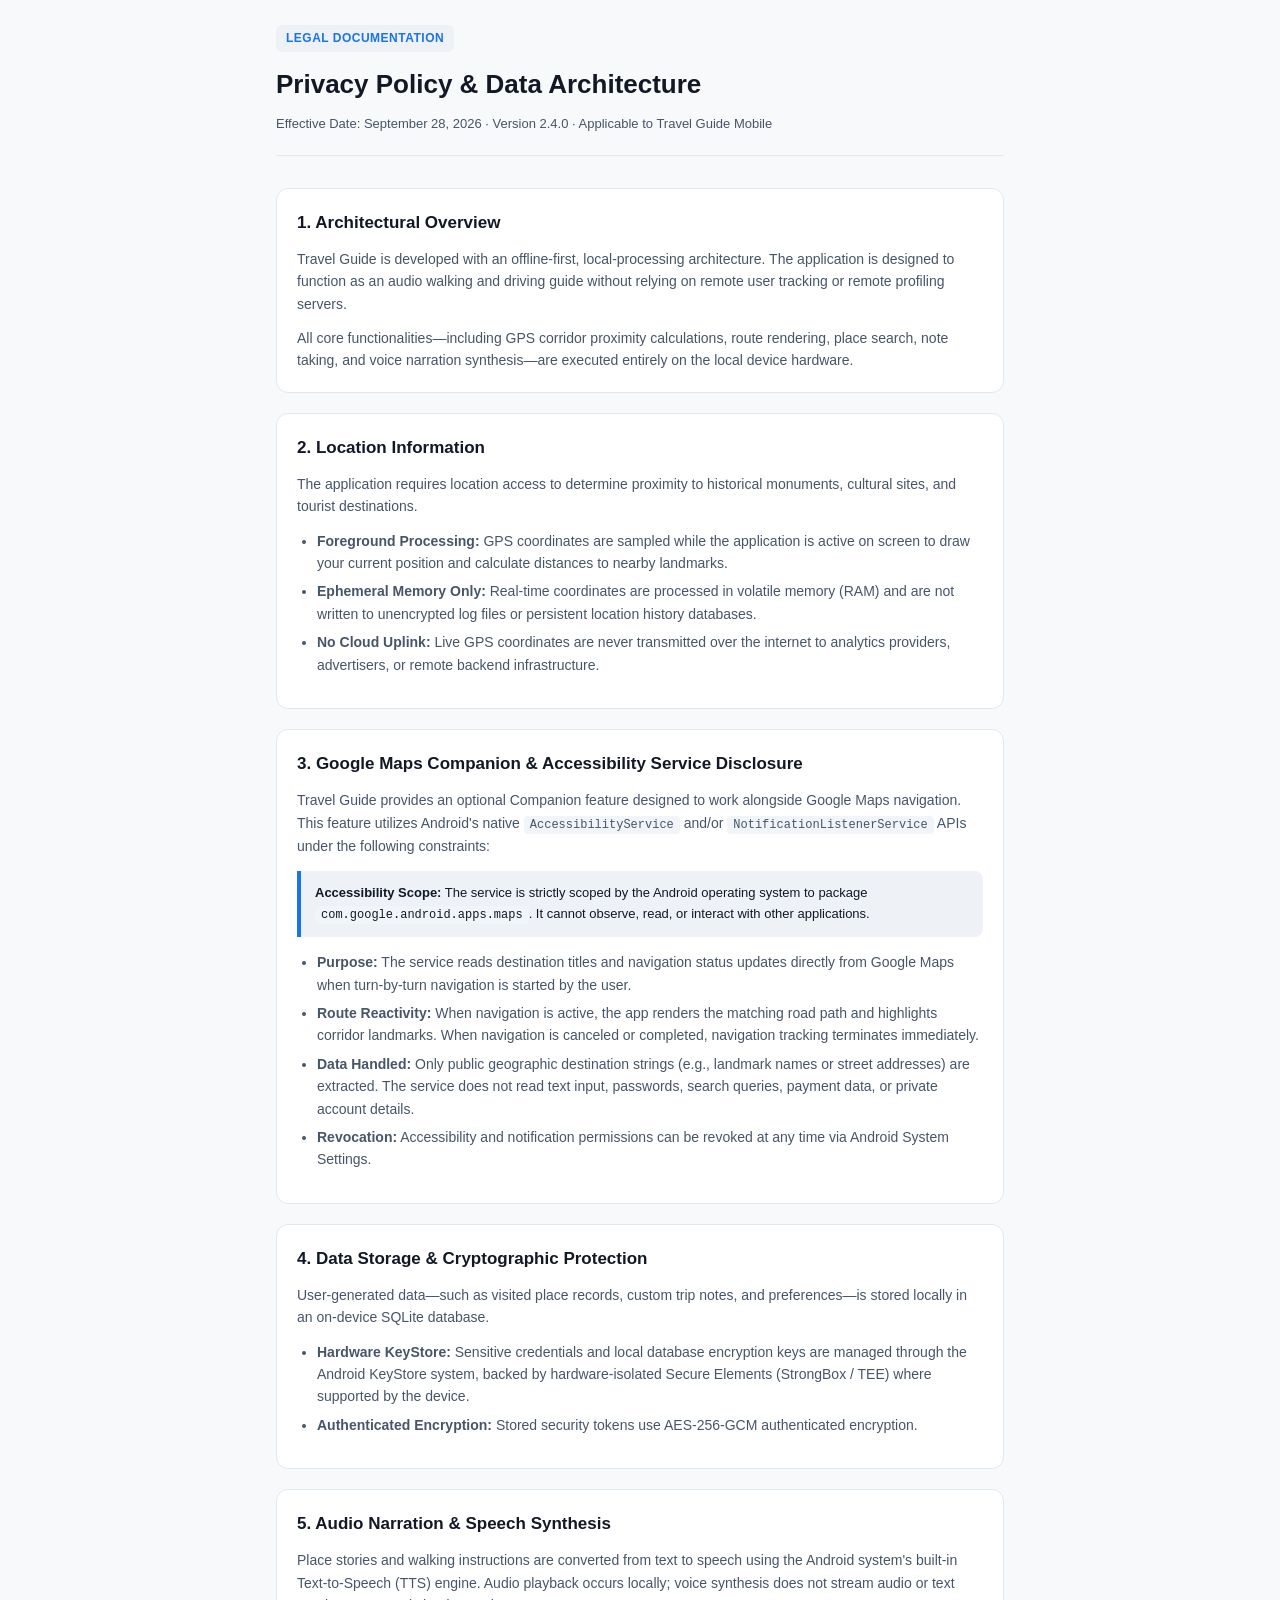
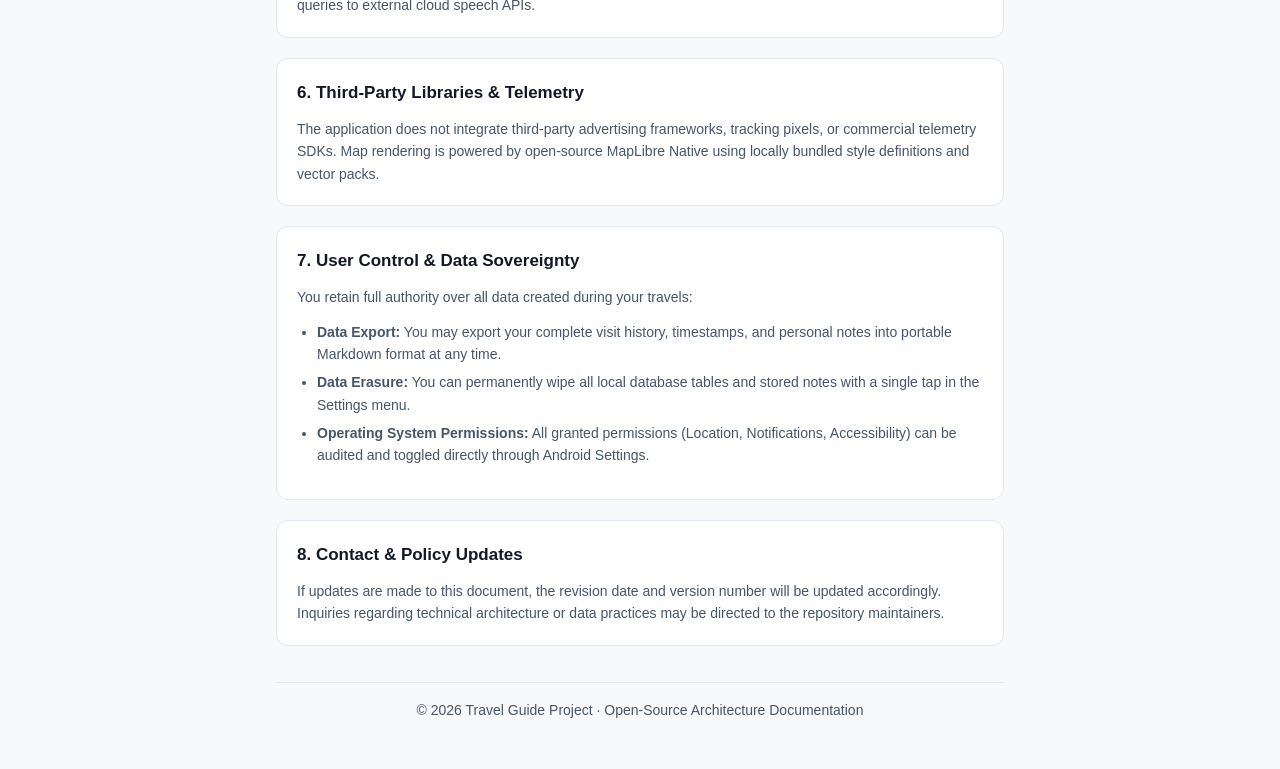
<file: mobile/app/src/main/assets/docs/privacy_policy.html>
<!DOCTYPE html>
<html lang="en">
<head>
    <meta charset="UTF-8">
    <meta name="viewport" content="width=device-width, initial-scale=1.0">
    <title>Travel Guide — Privacy Policy & Data Architecture</title>
    <style>
        :root {
            --bg-color: #F8F9FA;
            --card-bg: #FFFFFF;
            --text-primary: #121826;
            --text-secondary: #475569;
            --border-color: #E2E8F0;
            --accent-color: #1A73E8;
            --accent-subtle: #EEF2F6;
            --code-bg: #F1F5F9;
        }

        @media (prefers-color-scheme: dark) {
            :root {
                --bg-color: #0F172A;
                --card-bg: #1E293B;
                --text-primary: #F8FAFC;
                --text-secondary: #94A3B8;
                --border-color: #334155;
                --accent-color: #38BDF8;
                --accent-subtle: #1E293B;
                --code-bg: #0F172A;
            }
        }

        * {
            box-sizing: border-box;
            margin: 0;
            padding: 0;
        }

        body {
            font-family: -apple-system, BlinkMacSystemFont, "Segoe UI", Roboto, Inter, Helvetica, Arial, sans-serif;
            background-color: var(--bg-color);
            color: var(--text-primary);
            line-height: 1.6;
            padding: 24px 16px 48px;
            max-width: 760px;
            margin: 0 auto;
            -webkit-font-smoothing: antialiased;
        }

        header {
            margin-bottom: 32px;
            padding-bottom: 20px;
            border-bottom: 1px solid var(--border-color);
        }

        .badge {
            display: inline-block;
            background-color: var(--accent-subtle);
            color: var(--accent-color);
            font-size: 12px;
            font-weight: 600;
            text-transform: uppercase;
            letter-spacing: 0.5px;
            padding: 4px 10px;
            border-radius: 6px;
            margin-bottom: 12px;
        }

        h1 {
            font-size: 26px;
            font-weight: 700;
            color: var(--text-primary);
            margin-bottom: 8px;
        }

        .meta {
            font-size: 13px;
            color: var(--text-secondary);
        }

        section {
            background-color: var(--card-bg);
            border: 1px solid var(--border-color);
            border-radius: 12px;
            padding: 20px;
            margin-bottom: 20px;
        }

        h2 {
            font-size: 17px;
            font-weight: 600;
            margin-bottom: 12px;
            color: var(--text-primary);
            display: flex;
            align-items: center;
            gap: 8px;
        }

        p {
            font-size: 14px;
            color: var(--text-secondary);
            margin-bottom: 12px;
        }

        p:last-child {
            margin-bottom: 0;
        }

        ul {
            margin-left: 20px;
            margin-bottom: 12px;
            font-size: 14px;
            color: var(--text-secondary);
        }

        li {
            margin-bottom: 6px;
        }

        .callout {
            background-color: var(--accent-subtle);
            border-left: 4px solid var(--accent-color);
            padding: 12px 14px;
            border-radius: 0 8px 8px 0;
            margin: 14px 0;
            font-size: 13px;
            color: var(--text-primary);
        }

        code {
            font-family: ui-monospace, SFMono-Regular, Consolas, "Liberation Mono", Menlo, monospace;
            background-color: var(--code-bg);
            padding: 2px 6px;
            border-radius: 4px;
            font-size: 12px;
        }

        footer {
            text-align: center;
            font-size: 12px;
            color: var(--text-secondary);
            margin-top: 36px;
            padding-top: 16px;
            border-top: 1px solid var(--border-color);
        }
    </style>
</head>
<body>

    <header>
        <span class="badge">Legal Documentation</span>
        <h1>Privacy Policy & Data Architecture</h1>
        <div class="meta">Effective Date: September 28, 2026 · Version 2.4.0 · Applicable to Travel Guide Mobile</div>
    </header>

    <section>
        <h2>1. Architectural Overview</h2>
        <p>Travel Guide is developed with an offline-first, local-processing architecture. The application is designed to function as an audio walking and driving guide without relying on remote user tracking or remote profiling servers.</p>
        <p>All core functionalities—including GPS corridor proximity calculations, route rendering, place search, note taking, and voice narration synthesis—are executed entirely on the local device hardware.</p>
    </section>

    <section>
        <h2>2. Location Information</h2>
        <p>The application requires location access to determine proximity to historical monuments, cultural sites, and tourist destinations.</p>
        <ul>
            <li><strong>Foreground Processing:</strong> GPS coordinates are sampled while the application is active on screen to draw your current position and calculate distances to nearby landmarks.</li>
            <li><strong>Ephemeral Memory Only:</strong> Real-time coordinates are processed in volatile memory (RAM) and are not written to unencrypted log files or persistent location history databases.</li>
            <li><strong>No Cloud Uplink:</strong> Live GPS coordinates are never transmitted over the internet to analytics providers, advertisers, or remote backend infrastructure.</li>
        </ul>
    </section>

    <section>
        <h2>3. Google Maps Companion & Accessibility Service Disclosure</h2>
        <p>Travel Guide provides an optional Companion feature designed to work alongside Google Maps navigation. This feature utilizes Android's native <code>AccessibilityService</code> and/or <code>NotificationListenerService</code> APIs under the following constraints:</p>
        
        <div class="callout">
            <strong>Accessibility Scope:</strong> The service is strictly scoped by the Android operating system to package <code>com.google.android.apps.maps</code>. It cannot observe, read, or interact with other applications.
        </div>

        <ul>
            <li><strong>Purpose:</strong> The service reads destination titles and navigation status updates directly from Google Maps when turn-by-turn navigation is started by the user.</li>
            <li><strong>Route Reactivity:</strong> When navigation is active, the app renders the matching road path and highlights corridor landmarks. When navigation is canceled or completed, navigation tracking terminates immediately.</li>
            <li><strong>Data Handled:</strong> Only public geographic destination strings (e.g., landmark names or street addresses) are extracted. The service does not read text input, passwords, search queries, payment data, or private account details.</li>
            <li><strong>Revocation:</strong> Accessibility and notification permissions can be revoked at any time via Android System Settings.</li>
        </ul>
    </section>

    <section>
        <h2>4. Data Storage & Cryptographic Protection</h2>
        <p>User-generated data—such as visited place records, custom trip notes, and preferences—is stored locally in an on-device SQLite database.</p>
        <ul>
            <li><strong>Hardware KeyStore:</strong> Sensitive credentials and local database encryption keys are managed through the Android KeyStore system, backed by hardware-isolated Secure Elements (StrongBox / TEE) where supported by the device.</li>
            <li><strong>Authenticated Encryption:</strong> Stored security tokens use AES-256-GCM authenticated encryption.</li>
        </ul>
    </section>

    <section>
        <h2>5. Audio Narration & Speech Synthesis</h2>
        <p>Place stories and walking instructions are converted from text to speech using the Android system's built-in Text-to-Speech (TTS) engine. Audio playback occurs locally; voice synthesis does not stream audio or text queries to external cloud speech APIs.</p>
    </section>

    <section>
        <h2>6. Third-Party Libraries & Telemetry</h2>
        <p>The application does not integrate third-party advertising frameworks, tracking pixels, or commercial telemetry SDKs. Map rendering is powered by open-source MapLibre Native using locally bundled style definitions and vector packs.</p>
    </section>

    <section>
        <h2>7. User Control & Data Sovereignty</h2>
        <p>You retain full authority over all data created during your travels:</p>
        <ul>
            <li><strong>Data Export:</strong> You may export your complete visit history, timestamps, and personal notes into portable Markdown format at any time.</li>
            <li><strong>Data Erasure:</strong> You can permanently wipe all local database tables and stored notes with a single tap in the Settings menu.</li>
            <li><strong>Operating System Permissions:</strong> All granted permissions (Location, Notifications, Accessibility) can be audited and toggled directly through Android Settings.</li>
        </ul>
    </section>

    <section>
        <h2>8. Contact & Policy Updates</h2>
        <p>If updates are made to this document, the revision date and version number will be updated accordingly. Inquiries regarding technical architecture or data practices may be directed to the repository maintainers.</p>
    </section>

    <footer>
        <p>© 2026 Travel Guide Project · Open-Source Architecture Documentation</p>
    </footer>

</body>
</html>
</file>
<file: website/assets/fonts/fonts.css>
/* Self-hosted Google Fonts (OFL). Latin subsets only. */

@font-face {
  font-family: 'Archivo';
  font-style: normal;
  font-weight: 100 900;
  font-stretch: 62% 125%;
  src: url('archivo-normal-100-900-latin.woff2') format('woff2');
  font-display: swap;
}

@font-face {
  font-family: 'DM Mono';
  font-style: normal;
  font-weight: 400;
  src: url('dm-mono-normal-400-latin.woff2') format('woff2');
  font-display: swap;
}

@font-face {
  font-family: 'DM Mono';
  font-style: normal;
  font-weight: 500;
  src: url('dm-mono-normal-500-latin.woff2') format('woff2');
  font-display: swap;
}

@font-face {
  font-family: 'Instrument Serif';
  font-style: italic;
  font-weight: 400;
  src: url('instrument-serif-italic-400-latin.woff2') format('woff2');
  font-display: swap;
}

@font-face {
  font-family: 'Instrument Serif';
  font-style: normal;
  font-weight: 400;
  src: url('instrument-serif-normal-400-latin.woff2') format('woff2');
  font-display: swap;
}

@font-face {
  font-family: 'Inter';
  font-style: normal;
  font-weight: 400 700;
  src: url('inter-normal-400-700-latin.woff2') format('woff2');
  font-display: swap;
}
</file>
<file: website/css/styles.css>
/* ==========================================================================
   Travel Guide — landing page design system
   Palette provenance: sunset over the Chinese fishing nets (#F26419),
   lime-washed walls in Fort Kochi (#F4F1EA), teak shutters (#141414),
   monsoon slate (#666666), laterite shadow (#B8430B).
   ========================================================================== */

:root {
  /* Website palette */
  --paper: #ffffff;
  --alabaster: #f4f1ea;
  --sand: #ebe5d9;
  --sand-deep: #ddd4c4;
  --ink: #141414;
  --ink-soft: #242321;
  --slate: #66645f;
  --muted: #8b8780;
  --line: #e3ddd1;
  --line-strong: #d2c9b9;
  --orange: #f26419;
  --orange-bright: #ff7722;
  --orange-ink: #b8430b;
  --orange-wash: rgba(242, 100, 25, 0.09);
  --emerald: #1c7c54;

  /* App tokens (design-reference/reference.html — LAW) */
  --app-bg: #f8f9fa;
  --app-surface: #ffffff;
  --app-border: #e5e7eb;
  --app-primary: #ff5a36;
  --app-dark: #121826;
  --app-highlight: #f59e0b;
  --app-success: #10b981;
  --app-text: #111827;
  --app-text-2: #6b7280;
  --app-surface-2: #f1f3f5;
  --app-wash: rgba(255, 90, 54, 0.08);
  --app-highlight-wash: rgba(245, 158, 11, 0.12);
  --app-shadow-card: 0 2px 8px rgba(18, 24, 38, 0.04);
  --app-shadow-elevated: 0 8px 24px rgba(18, 24, 38, 0.08);

  /* Type */
  --font-display: "Archivo", "Helvetica Neue", Helvetica, Arial, sans-serif;
  --font-body: "Inter", -apple-system, "Segoe UI", Roboto, Arial, sans-serif;
  --font-serif: "Instrument Serif", "Iowan Old Style", Palatino, Georgia, serif;
  --font-mono: "DM Mono", ui-monospace, SFMono-Regular, Menlo, Consolas, monospace;

  /* Layout */
  --gutter: clamp(20px, 4vw, 56px);
  --section-y: clamp(72px, 9vw, 132px);
  --max: 1280px;
  --nav-h: 76px;

  /* Radius family: 999 pills, 14 controls, 24 media, 54 devices */
  --r-pill: 999px;
  --r-control: 14px;
  --r-card: 24px;
  --r-media: 24px;
  --r-device: 54px;

  /* Elevation */
  --shadow-card: 0 1px 2px rgba(20, 20, 20, 0.04), 0 18px 40px -24px rgba(20, 20, 20, 0.18);
  --shadow-float: 0 24px 60px -28px rgba(20, 20, 20, 0.28);
  --shadow-device: 0 48px 100px -40px rgba(20, 20, 20, 0.5), 0 8px 24px -8px rgba(20, 20, 20, 0.2);

  /* Motion */
  --ease-out: cubic-bezier(0.22, 1, 0.36, 1);
  --ease-standard: cubic-bezier(0.65, 0, 0.35, 1);
  --dur-micro: 200ms;
  --dur-reveal: 640ms;
}

*,
*::before,
*::after {
  box-sizing: border-box;
}

html {
  scroll-behavior: smooth;
  -webkit-text-size-adjust: 100%;
  overflow-x: hidden;
  overflow-x: clip;
}

body {
  margin: 0;
  background: var(--alabaster);
  color: var(--ink);
  font-family: var(--font-body);
  font-size: 17px;
  line-height: 1.65;
  -webkit-font-smoothing: antialiased;
  text-rendering: optimizeLegibility;
  overflow-x: hidden;
  overflow-x: clip;
}

img,
svg {
  display: block;
}

img {
  max-width: 100%;
}

a {
  color: inherit;
  text-decoration: none;
}

button {
  font: inherit;
  color: inherit;
}

h1,
h2,
h3,
h4,
p,
figure,
ul,
ol {
  margin: 0;
}

ul,
ol {
  padding: 0;
  list-style: none;
}

::selection {
  background: var(--orange);
  color: var(--ink);
}

:focus-visible {
  outline: 2px solid var(--orange-ink);
  outline-offset: 3px;
  border-radius: 4px;
}

.skip-link {
  position: absolute;
  left: 16px;
  top: -60px;
  z-index: 200;
  padding: 12px 18px;
  background: var(--ink);
  color: var(--paper);
  border-radius: var(--r-control);
  font-size: 14px;
  font-weight: 600;
  transition: top var(--dur-micro) var(--ease-out);
}

.skip-link:focus {
  top: 16px;
}

.container {
  width: min(var(--max), calc(100% - 2 * var(--gutter)));
  margin-inline: auto;
}

.section {
  padding-block: var(--section-y);
  position: relative;
}

[id] {
  scroll-margin-top: calc(var(--nav-h) + 16px);
}

.section--white {
  background: var(--paper);
}

.section--alabaster {
  background: var(--alabaster);
}

.section--sand {
  background: var(--sand);
}

.section--dark {
  background: var(--ink);
  color: var(--paper);
}

/* ---------------------------------------------------------------- type --- */

.kicker {
  display: inline-flex;
  align-items: center;
  gap: 10px;
  font-family: var(--font-mono);
  font-size: 11px;
  font-weight: 500;
  letter-spacing: 0.16em;
  text-transform: uppercase;
  color: var(--orange-ink);
}

.kicker--light {
  color: var(--orange-bright);
}

.kicker__dot {
  width: 6px;
  height: 6px;
  flex: none;
  border-radius: 50%;
  background: currentColor;
}

.display {
  font-family: var(--font-display);
  font-weight: 850;
  font-stretch: 104%;
  text-transform: uppercase;
  letter-spacing: -0.035em;
  line-height: 0.92;
}

.serif {
  font-family: var(--font-serif);
  font-style: italic;
  font-weight: 400;
  text-transform: none;
  letter-spacing: -0.01em;
}

.section-title {
  font-family: var(--font-display);
  font-weight: 850;
  font-stretch: 104%;
  text-transform: uppercase;
  letter-spacing: -0.032em;
  line-height: 0.94;
  font-size: clamp(2.35rem, 4.6vw, 4.25rem);
  max-width: 15ch;
}

.section-title em {
  font-family: var(--font-serif);
  font-style: italic;
  font-weight: 400;
  letter-spacing: -0.01em;
  text-transform: none;
}

.section-lede {
  color: var(--slate);
  font-size: clamp(1rem, 1.25vw, 1.125rem);
  line-height: 1.7;
  max-width: 46ch;
}

.section-index {
  font-family: var(--font-mono);
  font-size: 11px;
  letter-spacing: 0.14em;
  color: var(--muted);
  text-transform: uppercase;
}

.section--dark .section-lede,
.section--dark .section-index {
  color: #b7b3aa;
}

/* ------------------------------------------------------------- buttons --- */

.btn {
  display: inline-flex;
  align-items: center;
  justify-content: center;
  gap: 10px;
  min-height: 50px;
  padding: 0 24px;
  border: 1px solid transparent;
  border-radius: var(--r-pill);
  font-family: var(--font-body);
  font-size: 15px;
  font-weight: 600;
  line-height: 1;
  letter-spacing: -0.005em;
  cursor: pointer;
  transition:
    background-color var(--dur-micro) var(--ease-out),
    border-color var(--dur-micro) var(--ease-out),
    color var(--dur-micro) var(--ease-out),
    transform 120ms var(--ease-out);
}

.btn:active {
  transform: scale(0.97);
}

.btn .icon {
  width: 18px;
  height: 18px;
  transition: transform var(--dur-micro) var(--ease-out);
}

.btn:hover .icon {
  transform: translate(2px, -2px);
}

.btn--primary {
  background: var(--orange);
  border-color: var(--orange);
  color: var(--ink);
}

.btn--primary:hover {
  background: var(--orange-bright);
  border-color: var(--orange-bright);
}

.btn--dark {
  background: var(--ink);
  border-color: var(--ink);
  color: var(--paper);
}

.btn--dark:hover {
  background: var(--ink-soft);
}

.btn--outline {
  background: transparent;
  border-color: var(--line-strong);
  color: var(--ink);
}

.btn--outline:hover {
  border-color: var(--ink);
}

.btn--light {
  background: var(--paper);
  border-color: var(--paper);
  color: var(--ink);
}

.btn--light:hover {
  background: var(--alabaster);
}

.btn--text {
  min-height: 44px;
  padding: 0;
  background: none;
  border: 0;
  border-radius: 0;
  color: var(--ink);
  border-bottom: 1px solid transparent;
}

.btn--text:hover {
  border-bottom-color: var(--ink);
}

.btn--text .icon {
  width: 16px;
  height: 16px;
}

.icon {
  width: 20px;
  height: 20px;
  fill: none;
  stroke: currentColor;
  stroke-width: 1.75;
  stroke-linecap: round;
  stroke-linejoin: round;
  flex: none;
}

.icon--16 {
  width: 16px;
  height: 16px;
}

.icon--24 {
  width: 24px;
  height: 24px;
}

.sr-only {
  position: absolute;
  width: 1px;
  height: 1px;
  padding: 0;
  margin: -1px;
  overflow: hidden;
  clip: rect(0, 0, 0, 0);
  white-space: nowrap;
  border: 0;
}

/* ----------------------------------------------------------------- nav --- */

.nav {
  position: fixed;
  inset: 0 0 auto 0;
  z-index: 100;
  height: var(--nav-h);
  display: flex;
  align-items: center;
  transition:
    background-color 240ms var(--ease-standard),
    border-color 240ms var(--ease-standard),
    height 240ms var(--ease-standard);
  border-bottom: 1px solid transparent;
}

.nav.is-scrolled {
  height: 66px;
  background: rgba(244, 241, 234, 0.88);
  border-bottom-color: var(--line);
  backdrop-filter: blur(16px);
  -webkit-backdrop-filter: blur(16px);
}

.nav__inner {
  display: flex;
  align-items: center;
  justify-content: space-between;
  gap: 24px;
}

.brand {
  display: inline-flex;
  align-items: center;
  gap: 11px;
  flex: none;
}

.brand__mark {
  width: 36px;
  height: 36px;
  border-radius: 11px;
  background: var(--orange);
  display: grid;
  place-items: center;
  color: var(--paper);
  box-shadow: 0 6px 16px -8px rgba(242, 100, 25, 0.8);
}

.brand__mark svg {
  width: 24px;
  height: 24px;
}

.brand__name {
  font-family: var(--font-display);
  font-size: 15px;
  font-weight: 800;
  font-stretch: 102%;
  text-transform: uppercase;
  letter-spacing: 0.06em;
  line-height: 1;
}

.brand__name span {
  display: block;
  font-family: var(--font-mono);
  font-size: 8px;
  font-weight: 400;
  letter-spacing: 0.18em;
  color: var(--slate);
  margin-top: 4px;
}

.nav__links {
  display: flex;
  align-items: center;
  gap: clamp(18px, 2.6vw, 38px);
  font-size: 14px;
  font-weight: 500;
  color: var(--ink-soft);
}

.nav__links a {
  position: relative;
  padding-block: 8px;
}

.nav__links a::after {
  content: "";
  position: absolute;
  left: 0;
  right: 0;
  bottom: 2px;
  height: 1.5px;
  background: var(--orange);
  transform: scaleX(0);
  transform-origin: left;
  transition: transform 240ms var(--ease-standard);
}

.nav__links a:hover::after {
  transform: scaleX(1);
}

.nav__cta {
  min-height: 44px;
  padding: 0 20px;
  font-size: 13px;
}

.nav__toggle {
  display: none;
  width: 44px;
  height: 44px;
  align-items: center;
  justify-content: center;
  background: transparent;
  border: 1px solid var(--line-strong);
  border-radius: var(--r-pill);
  cursor: pointer;
}

.nav__toggle .icon {
  width: 20px;
  height: 20px;
}

.mobile-menu {
  position: fixed;
  inset: 0;
  z-index: 99;
  background: var(--alabaster);
  padding: calc(var(--nav-h) + 32px) var(--gutter) 32px;
  display: flex;
  flex-direction: column;
  justify-content: space-between;
  opacity: 0;
  visibility: hidden;
  transform: translateY(-12px);
  transition:
    opacity 240ms var(--ease-out),
    transform 240ms var(--ease-out),
    visibility 240ms;
}

.mobile-menu.is-open {
  opacity: 1;
  visibility: visible;
  transform: none;
}

.mobile-menu__links {
  display: flex;
  flex-direction: column;
  gap: 6px;
}

.mobile-menu__links a {
  font-family: var(--font-display);
  font-size: clamp(2rem, 9vw, 3rem);
  font-weight: 800;
  text-transform: uppercase;
  letter-spacing: -0.03em;
  line-height: 1.15;
  padding-block: 8px;
}

.mobile-menu__foot {
  display: flex;
  flex-direction: column;
  gap: 18px;
  color: var(--slate);
  font-size: 14px;
}

/* ---------------------------------------------------------------- hero --- */

.hero {
  padding-top: calc(var(--nav-h) + clamp(28px, 4vw, 56px));
  padding-bottom: clamp(48px, 6vw, 88px);
  position: relative;
  overflow: hidden;
  background: var(--alabaster);
}

.hero::before {
  content: "";
  position: absolute;
  inset: 0;
  pointer-events: none;
  opacity: 0.55;
  background-image: url("data:image/svg+xml,%3Csvg xmlns='http://www.w3.org/2000/svg' width='160' height='160' viewBox='0 0 160 160'%3E%3Cpath d='M0 80 Q40 40 80 80 T160 80' fill='none' stroke='%23ddd4c4' stroke-width='1'/%3E%3Cpath d='M0 120 Q40 80 80 120 T160 120' fill='none' stroke='%23ddd4c4' stroke-width='0.75'/%3E%3C/svg%3E");
  background-size: 160px 160px;
  mask-image: linear-gradient(to bottom, rgba(0, 0, 0, 0.5), transparent 72%);
  -webkit-mask-image: linear-gradient(to bottom, rgba(0, 0, 0, 0.5), transparent 72%);
}

.hero__top {
  position: relative;
  display: grid;
  grid-template-columns: minmax(0, 7fr) minmax(0, 5fr);
  gap: clamp(28px, 5vw, 80px);
  align-items: end;
  padding-bottom: clamp(36px, 5vw, 64px);
}

.hero__title {
  font-family: var(--font-display);
  font-weight: 880;
  font-stretch: 106%;
  text-transform: uppercase;
  letter-spacing: -0.045em;
  line-height: 0.86;
  font-size: clamp(3.6rem, 8.6vw, 8.4rem);
  margin-left: -0.035em;
}

.hero__title span {
  display: block;
}

.hero__title em {
  font-family: var(--font-serif);
  font-style: italic;
  font-weight: 400;
  letter-spacing: -0.015em;
  text-transform: none;
  color: var(--orange);
  font-size: 1.02em;
  padding-left: 0.04em;
}

.hero__aside {
  padding-bottom: clamp(6px, 1.2vw, 18px);
}

.hero__lede {
  font-size: clamp(1.05rem, 1.4vw, 1.25rem);
  line-height: 1.62;
  color: var(--slate);
  max-width: 38ch;
  margin-top: 22px;
}

.hero__actions {
  display: flex;
  flex-wrap: wrap;
  align-items: center;
  gap: 20px;
  margin-top: 30px;
}

.hero__micro {
  display: flex;
  flex-wrap: wrap;
  gap: 8px 18px;
  margin-top: 24px;
  font-family: var(--font-mono);
  font-size: 10.5px;
  letter-spacing: 0.08em;
  text-transform: uppercase;
  color: var(--slate);
}

.hero__micro li {
  display: inline-flex;
  align-items: center;
  gap: 7px;
}

.hero__micro li + li::before {
  content: "";
  width: 3px;
  height: 3px;
  border-radius: 50%;
  background: var(--sand-deep);
}

/* Hero audio preview pill — visual state only, no audio element. */

.audio-pill {
  display: inline-flex;
  align-items: center;
  gap: 10px;
  max-width: 100%;
  min-height: 54px;
  padding: 7px 14px 7px 7px;
  border: 1px solid var(--line-strong);
  border-radius: var(--r-pill);
  background: rgba(255, 255, 255, 0.66);
  color: var(--ink);
  text-align: left;
  cursor: pointer;
  -webkit-backdrop-filter: blur(10px);
  backdrop-filter: blur(10px);
  box-shadow: 0 14px 34px -28px rgba(20, 20, 20, 0.5);
  transition:
    border-color var(--dur-micro) var(--ease-out),
    background-color var(--dur-micro) var(--ease-out),
    box-shadow var(--dur-micro) var(--ease-out);
}

.audio-pill:hover {
  background: rgba(255, 255, 255, 0.86);
  border-color: var(--ink);
  box-shadow: 0 18px 38px -28px rgba(20, 20, 20, 0.55);
}

.audio-pill:active {
  transform: scale(0.985);
}

.audio-pill.is-playing {
  border-color: rgba(242, 100, 25, 0.55);
}

.audio-pill__play {
  width: 38px;
  height: 38px;
  flex: none;
  display: grid;
  place-items: center;
  border-radius: 50%;
  background: var(--orange);
  color: var(--ink);
  transition:
    background-color var(--dur-micro) var(--ease-out),
    color var(--dur-micro) var(--ease-out);
}

.audio-pill__play .icon {
  width: 14px;
  height: 14px;
  fill: currentColor;
  stroke: none;
}

.audio-pill.is-playing .audio-pill__play {
  background: var(--ink);
  color: var(--paper);
}

.audio-pill__icon--play {
  transform: translateX(1px);
}

.audio-pill__icon--pause {
  display: none;
  transform: none;
}

.audio-pill.is-playing .audio-pill__icon--play {
  display: none;
}

.audio-pill.is-playing .audio-pill__icon--pause {
  display: block;
}

.audio-pill__wave {
  width: 26px;
  height: 22px;
  flex: none;
  display: flex;
  align-items: center;
  justify-content: space-between;
  gap: 2px;
}

.audio-pill__wave i {
  display: block;
  width: 2.5px;
  border-radius: 999px;
  background: var(--orange-ink);
  transform-origin: center;
  transition: transform 220ms var(--ease-out);
}

.audio-pill__wave i:nth-child(1) {
  height: 7px;
}

.audio-pill__wave i:nth-child(2) {
  height: 14px;
}

.audio-pill__wave i:nth-child(3) {
  height: 21px;
}

.audio-pill__wave i:nth-child(4) {
  height: 10px;
}

.audio-pill__wave i:nth-child(5) {
  height: 17px;
}

.audio-pill.is-playing .audio-pill__wave i {
  animation: audio-pill-wave 1.05s var(--ease-standard) infinite;
}

.audio-pill.is-playing .audio-pill__wave i:nth-child(2) {
  animation-delay: 0.12s;
}

.audio-pill.is-playing .audio-pill__wave i:nth-child(3) {
  animation-delay: 0.24s;
}

.audio-pill.is-playing .audio-pill__wave i:nth-child(4) {
  animation-delay: 0.36s;
}

.audio-pill.is-playing .audio-pill__wave i:nth-child(5) {
  animation-delay: 0.48s;
}

@keyframes audio-pill-wave {
  0%,
  100% {
    transform: scaleY(0.45);
  }
  50% {
    transform: scaleY(1);
  }
}

.audio-pill__text {
  display: flex;
  flex-direction: column;
  gap: 1px;
  min-width: 0;
}

.audio-pill__text b {
  max-width: 34ch;
  font-family: var(--font-body);
  font-size: 11.5px;
  font-weight: 600;
  line-height: 1.3;
  letter-spacing: -0.005em;
}

.audio-pill__text > span:not(.audio-pill__meta) {
  font-size: 10.5px;
  line-height: 1.3;
  color: var(--slate);
}

.audio-pill__meta {
  margin-top: 1px;
  font-family: var(--font-mono);
  font-size: 8px;
  line-height: 1.3;
  letter-spacing: 0.1em;
  text-transform: uppercase;
  color: var(--muted);
  white-space: nowrap;
}

/* hero banner */

.hero__banner {
  position: relative;
  border-radius: var(--r-media);
  overflow: hidden;
  background: var(--ink);
  min-height: clamp(430px, 56vw, 700px);
  isolation: isolate;
}

.hero__banner img {
  width: 100%;
  height: 100%;
  min-height: inherit;
  object-fit: cover;
  object-position: center 58%;
  transform: scale(1.02);
}

.hero__banner::after {
  content: "";
  position: absolute;
  inset: 0;
  background:
    linear-gradient(to right, rgba(20, 20, 20, 0.36) 0%, rgba(20, 20, 20, 0.05) 42%, rgba(20, 20, 20, 0.18) 100%),
    linear-gradient(to top, rgba(20, 20, 20, 0.42), transparent 48%);
  pointer-events: none;
}

.hero__banner-copy {
  position: absolute;
  left: clamp(20px, 3.2vw, 44px);
  bottom: clamp(20px, 3vw, 40px);
  z-index: 3;
  color: var(--paper);
  max-width: 30ch;
}

.hero__banner-copy .kicker {
  color: var(--orange-bright);
}

.hero__banner-copy p {
  margin-top: 12px;
  font-family: var(--font-serif);
  font-style: italic;
  font-size: clamp(1.3rem, 2.2vw, 2rem);
  line-height: 1.15;
  letter-spacing: -0.01em;
}

.hero__banner-credit {
  position: absolute;
  right: 18px;
  bottom: 14px;
  z-index: 3;
  font-family: var(--font-mono);
  font-size: 9px;
  letter-spacing: 0.12em;
  text-transform: uppercase;
  color: rgba(255, 255, 255, 0.62);
}

.hero__devices {
  position: absolute;
  right: clamp(14px, 4vw, 64px);
  bottom: 18px;
  z-index: 2;
  display: flex;
  align-items: flex-end;
  gap: clamp(-28px, -2vw, -12px);
}

.hero__devices .phone:nth-child(1) {
  --phone-w: clamp(170px, 20vw, 268px);
  transform: rotate(-7deg);
  z-index: 2;
}

.hero__devices .phone:nth-child(2) {
  --phone-w: clamp(190px, 23vw, 302px);
  transform: rotate(4deg) translateX(-2%);
  z-index: 3;
}

.hero__now {
  position: absolute;
  left: clamp(18px, 3vw, 40px);
  top: clamp(18px, 2.6vw, 34px);
  z-index: 3;
  display: flex;
  align-items: center;
  gap: 12px;
  padding: 10px 16px 10px 10px;
  border-radius: var(--r-pill);
  background: rgba(255, 255, 255, 0.16);
  border: 1px solid rgba(255, 255, 255, 0.28);
  backdrop-filter: blur(14px);
  -webkit-backdrop-filter: blur(14px);
  color: var(--paper);
  font-size: 12px;
}

.hero__now-icon {
  width: 34px;
  height: 34px;
  border-radius: 50%;
  background: var(--orange);
  color: var(--ink);
  display: grid;
  place-items: center;
}

.hero__now-icon .icon {
  width: 16px;
  height: 16px;
  stroke-width: 2;
}

.hero__now b {
  display: block;
  font-size: 12px;
  font-weight: 600;
  letter-spacing: 0;
  line-height: 1.2;
}

.hero__now span {
  display: block;
  font-family: var(--font-mono);
  font-size: 9px;
  letter-spacing: 0.1em;
  text-transform: uppercase;
  color: rgba(255, 255, 255, 0.65);
  margin-top: 3px;
}

/* --------------------------------------------------------------- stats --- */

.stats {
  border-top: 1px solid var(--line);
  border-bottom: 1px solid var(--line);
  background: var(--paper);
}

.stats__grid {
  display: grid;
  grid-template-columns: repeat(4, 1fr);
}

.stat {
  padding: clamp(26px, 3.4vw, 44px) clamp(16px, 2.4vw, 32px);
  border-left: 1px solid var(--line);
}

.stat:first-child {
  border-left: 0;
  padding-left: 0;
}

.stat__value {
  font-family: var(--font-display);
  font-weight: 800;
  font-stretch: 100%;
  font-size: clamp(1.9rem, 3vw, 2.6rem);
  letter-spacing: -0.02em;
  line-height: 1;
  font-variant-numeric: tabular-nums;
}

.stat__value span {
  color: var(--orange);
}

.stat__label {
  display: block;
  margin-top: 9px;
  font-family: var(--font-mono);
  font-size: 10px;
  letter-spacing: 0.12em;
  text-transform: uppercase;
  color: var(--slate);
}

/* ------------------------------------------------------------- feature --- */

.feature {
  display: grid;
  grid-template-columns: minmax(0, 5fr) minmax(0, 6fr);
  gap: clamp(36px, 7vw, 104px);
  align-items: center;
}

.feature--reverse {
  grid-template-columns: minmax(0, 6fr) minmax(0, 5fr);
}

.feature--reverse .feature__copy {
  order: 2;
}

.feature--reverse .feature__media {
  order: 1;
}

.feature__copy {
  max-width: 46ch;
}

.feature__copy .section-index {
  display: block;
  margin-bottom: 18px;
}

.feature__title {
  font-family: var(--font-display);
  font-weight: 850;
  font-stretch: 104%;
  text-transform: uppercase;
  letter-spacing: -0.033em;
  line-height: 0.95;
  font-size: clamp(2.2rem, 4.2vw, 3.7rem);
}

.feature__title em {
  font-family: var(--font-serif);
  font-style: italic;
  font-weight: 400;
  text-transform: none;
  letter-spacing: -0.01em;
}

.feature__body {
  margin-top: 22px;
  color: var(--slate);
  max-width: 42ch;
}

.feature__actions {
  display: flex;
  flex-wrap: wrap;
  align-items: center;
  gap: 18px;
  margin-top: 28px;
}

.spec-list {
  margin-top: 34px;
  border-top: 1px solid var(--line);
}

.spec-row {
  display: grid;
  grid-template-columns: 1fr auto;
  gap: 20px;
  align-items: baseline;
  padding-block: 14px;
  border-bottom: 1px solid var(--line);
  font-size: 14px;
}

.spec-row dt {
  color: var(--slate);
}

.spec-row dd {
  margin: 0;
  font-family: var(--font-mono);
  font-size: 11px;
  letter-spacing: 0.08em;
  text-transform: uppercase;
  color: var(--ink);
  text-align: right;
}

/* media stage with floating cards */

.stage {
  position: relative;
  min-height: clamp(420px, 46vw, 620px);
  display: grid;
  place-items: center;
}

.stage__phone {
  position: relative;
  z-index: 3;
  --phone-w: clamp(220px, 24vw, 320px);
  width: var(--phone-w);
  transform: rotate(2.5deg);
}

.stage--left .stage__phone {
  transform: rotate(-2.5deg);
}

.stage__trail {
  position: absolute;
  inset: -6% -10% -10% -10%;
  z-index: 1;
  width: 120%;
  height: 116%;
  pointer-events: none;
  overflow: visible;
}

.stage__trail--overlay {
  z-index: 4;
}

.stage__trail path {
  fill: none;
  stroke: var(--orange);
  stroke-width: 1.6;
  stroke-linecap: round;
  opacity: 0.9;
  vector-effect: non-scaling-stroke;
}

.stage__trail .dash {
  stroke-dasharray: 2 9;
  opacity: 0.55;
}

.float-card {
  position: absolute;
  z-index: 4;
  width: clamp(116px, 12.5vw, 164px);
  border-radius: 18px;
  overflow: hidden;
  background: var(--paper);
  border: 1px solid rgba(20, 20, 20, 0.08);
  box-shadow: var(--shadow-float);
  transition: transform 420ms var(--ease-out), box-shadow 420ms var(--ease-out);
  backface-visibility: hidden;
}

.float-card img {
  width: 100%;
  height: auto;
  aspect-ratio: 1 / 0.86;
  max-height: 200px;
  object-fit: cover;
  object-position: center;
  image-rendering: -webkit-optimize-contrast;
  transform: translateZ(0);
  backface-visibility: hidden;
}

.float-card figcaption {
  padding: 10px 12px 12px;
}

.float-card b {
  display: block;
  font-family: var(--font-display);
  font-size: 12px;
  font-weight: 700;
  letter-spacing: -0.01em;
  line-height: 1.15;
  text-transform: uppercase;
}

.float-card span {
  display: block;
  margin-top: 4px;
  font-family: var(--font-mono);
  font-size: 8.5px;
  letter-spacing: 0.08em;
  text-transform: uppercase;
  color: var(--slate);
}

.float-card--a {
  top: 6%;
  left: calc(-2% + 10px);
  transform: rotate(-8deg);
}

.float-card--b {
  top: 14%;
  right: calc(-4% + 10px);
  transform: rotate(7deg);
}

.float-card--c {
  bottom: 4%;
  left: 2%;
  transform: rotate(4deg);
}

.stage:hover .float-card--a {
  transform: rotate(-8deg) translateY(-4px);
}

.stage:hover .float-card--b {
  transform: rotate(7deg) translateY(-4px);
}

.stage:hover .float-card--c {
  transform: rotate(4deg) translateY(-4px);
}

/* Scroll-triggered proximity state on the satellite cards. */

.float-card.is-hit {
  box-shadow:
    0 32px 68px -30px rgba(20, 20, 20, 0.42),
    0 2px 5px rgba(20, 20, 20, 0.05);
}

.float-card.float-card--a.is-hit {
  transform: rotate(-8deg) translateY(-5px);
}

.float-card.float-card--b.is-hit {
  transform: rotate(7deg) translateY(-5px);
}

.float-card.float-card--c.is-hit {
  transform: rotate(4deg) translateY(-5px);
}

/* Frosted trigger badge over each satellite image. */

.float-card .trigger-badge {
  position: absolute;
  top: 8px;
  left: 8px;
  z-index: 2;
  display: inline-flex;
  align-items: center;
  gap: 5px;
  max-width: calc(100% - 16px);
  margin: 0;
  padding: 5px 9px;
  border-radius: 999px;
  background: rgba(255, 255, 255, 0.62);
  border: 1px solid rgba(255, 255, 255, 0.42);
  -webkit-backdrop-filter: blur(12px);
  backdrop-filter: blur(12px);
  box-shadow: 0 4px 14px -6px rgba(20, 20, 20, 0.32);
  color: var(--ink);
  font-family: var(--font-mono);
  font-size: 10px;
  font-weight: 500;
  line-height: 1.2;
  letter-spacing: 0.02em;
  text-transform: none;
  white-space: normal;
  pointer-events: none;
}

.trigger-badge__dot {
  width: 5px;
  height: 5px;
  flex: none;
  border-radius: 50%;
}

.float-card .trigger-badge__label {
  display: block;
  margin: 0;
  font: inherit;
  color: inherit;
  letter-spacing: inherit;
  line-height: inherit;
  text-transform: inherit;
}

.float-card .trigger-badge__keep {
  display: inline;
  margin: 0;
  font: inherit;
  color: inherit;
  letter-spacing: inherit;
  text-transform: inherit;
  white-space: nowrap;
}

.trigger-badge__dot--coral {
  background: var(--orange);
}

.trigger-badge__dot--amber {
  background: var(--app-highlight);
}

.float-card .trigger-badge__wave {
  width: 14px;
  height: 10px;
  flex: none;
  display: inline-flex;
  align-items: center;
  justify-content: space-between;
  gap: 1.5px;
  margin: 0;
}

.trigger-badge__wave i {
  display: block;
  width: 2px;
  height: 100%;
  border-radius: 999px;
  background: var(--orange-ink);
  transform-origin: center;
}

.trigger-badge__wave i:nth-child(1) {
  transform: scaleY(0.45);
}

.trigger-badge__wave i:nth-child(2) {
  transform: scaleY(0.9);
}

.trigger-badge__wave i:nth-child(3) {
  transform: scaleY(0.6);
}

.trigger-badge__wave i:nth-child(4) {
  transform: scaleY(0.8);
}

.float-card.is-hit .trigger-badge__wave i {
  animation: trigger-wave 900ms var(--ease-standard) infinite;
}

.float-card.is-hit .trigger-badge__wave i:nth-child(2) {
  animation-delay: 0.11s;
}

.float-card.is-hit .trigger-badge__wave i:nth-child(3) {
  animation-delay: 0.22s;
}

.float-card.is-hit .trigger-badge__wave i:nth-child(4) {
  animation-delay: 0.33s;
}

@keyframes trigger-wave {
  0%,
  100% {
    transform: scaleY(0.4);
  }
  50% {
    transform: scaleY(1);
  }
}

/* GPS progress overlay: a live dot and three stop nodes per stage. */

.stage__trail path.trail-progress {
  stroke-width: 2.4;
  opacity: 0.95;
  transition: none;
}

.stage.is-trail-live .stage__trail > path:not(.dash):not(.trail-progress) {
  stroke-dasharray: none;
  stroke-dashoffset: 0;
  opacity: 0.16;
  transition: none;
}

.stage__trail .trail-dot {
  fill: var(--orange);
  stroke: var(--paper);
  stroke-width: 2;
  filter: drop-shadow(0 0 6px rgba(242, 100, 25, 0.55));
  transform-box: fill-box;
  transform-origin: center;
  animation: trail-dot-pulse 2.4s var(--ease-out) infinite;
}

.stage__trail .trail-node {
  fill: var(--paper);
  stroke: var(--orange);
  stroke-width: 2;
  transition:
    fill 320ms var(--ease-out),
    stroke 320ms var(--ease-out);
}

.stage__trail .trail-node.is-hit {
  fill: var(--orange);
  stroke: var(--paper);
}

@keyframes trail-dot-pulse {
  0%,
  100% {
    transform: scale(1);
    opacity: 1;
  }
  50% {
    transform: scale(1.35);
    opacity: 0.82;
  }
}

.stage__note {
  position: absolute;
  z-index: 5;
  right: 0;
  bottom: 2%;
  display: flex;
  align-items: center;
  gap: 9px;
  padding: 10px 14px;
  background: var(--ink);
  color: var(--paper);
  border-radius: var(--r-pill);
  font-family: var(--font-mono);
  font-size: 9px;
  letter-spacing: 0.1em;
  text-transform: uppercase;
  box-shadow: var(--shadow-float);
}

.stage__note .icon {
  width: 14px;
  height: 14px;
  color: var(--orange-bright);
}

/* --------------------------------------------------------------- cards --- */

.section-head {
  display: grid;
  grid-template-columns: minmax(0, 1fr) minmax(0, 0.72fr);
  gap: clamp(24px, 5vw, 72px);
  align-items: end;
  margin-bottom: clamp(32px, 4.5vw, 56px);
}

.section-head .section-lede {
  justify-self: end;
  max-width: 34ch;
}

.value-grid {
  display: grid;
  grid-template-columns: repeat(3, 1fr);
  gap: 20px;
}

.value-card {
  display: flex;
  flex-direction: column;
  background: var(--paper);
  border: 1px solid var(--line);
  border-radius: var(--r-card);
  overflow: hidden;
  min-height: 100%;
  transition: border-color var(--dur-micro) var(--ease-out), background-color var(--dur-micro) var(--ease-out);
}

.value-card:hover {
  border-color: var(--line-strong);
  background: #fdfbf7;
}

.value-card__media {
  overflow: hidden;
  background: var(--sand);
  aspect-ratio: 1.34 / 1;
}

.value-card__media img {
  width: 100%;
  height: 100%;
  object-fit: cover;
  object-position: center;
  image-rendering: auto;
  transform: translateZ(0);
  backface-visibility: hidden;
  transition: transform 600ms var(--ease-out);
}

.value-card:hover .value-card__media img {
  transform: translateZ(0) scale(1.03);
}

.value-card__body {
  padding: 24px 26px 26px;
  display: flex;
  flex-direction: column;
  flex: 1;
}

.value-card__index {
  font-family: var(--font-mono);
  font-size: 10px;
  letter-spacing: 0.14em;
  color: var(--orange-ink);
  text-transform: uppercase;
}

.value-card h3 {
  margin-top: 12px;
  font-family: var(--font-display);
  font-size: 1.45rem;
  font-weight: 750;
  letter-spacing: -0.02em;
  line-height: 1.05;
  text-transform: uppercase;
}

.value-card p {
  margin-top: 12px;
  color: var(--slate);
  font-size: 14.5px;
  line-height: 1.6;
}

.value-card__link {
  margin-top: auto;
  padding-top: 20px;
  display: inline-flex;
  align-items: center;
  gap: 7px;
  font-size: 13px;
  font-weight: 600;
}

.value-card__link .icon {
  width: 15px;
  height: 15px;
  transition: transform var(--dur-micro) var(--ease-out);
}

.value-card:hover .value-card__link .icon {
  transform: translateX(3px);
}

/* ------------------------------------------------------------ companion --- */

.companion {
  position: relative;
  overflow: hidden;
}

.companion::before {
  content: "";
  position: absolute;
  inset: 0;
  opacity: 0.14;
  background-image: url("data:image/svg+xml,%3Csvg xmlns='http://www.w3.org/2000/svg' width='900' height='500' viewBox='0 0 900 500'%3E%3Cpath d='M-50 380 C120 300 260 420 420 320 S700 180 950 260' fill='none' stroke='%23ff7722' stroke-width='2'/%3E%3Cpath d='M-50 430 C140 360 300 470 470 380 S760 260 950 330' fill='none' stroke='%23ffffff' stroke-width='1'/%3E%3C/svg%3E");
  background-size: cover;
  background-position: center;
  pointer-events: none;
}

.companion__grid {
  position: relative;
  display: grid;
  grid-template-columns: minmax(0, 5fr) minmax(0, 6fr);
  gap: clamp(36px, 7vw, 100px);
  align-items: center;
}

.companion .feature__body {
  color: #c9c5bd;
}

.companion .spec-list {
  border-color: rgba(255, 255, 255, 0.14);
}

.companion .spec-row {
  border-color: rgba(255, 255, 255, 0.14);
  color: #c9c5bd;
}

.companion .spec-row dd {
  color: var(--paper);
}

.companion__media {
  position: relative;
  display: grid;
  place-items: center;
  min-height: clamp(420px, 42vw, 580px);
}

.companion__media .phone {
  --phone-w: clamp(210px, 23vw, 292px);
  transform: rotate(3deg);
}

.notif-card {
  position: absolute;
  left: 0;
  bottom: 6%;
  z-index: 5;
  width: min(300px, 72%);
  padding: 16px;
  border-radius: 20px;
  background: #f7f7f5;
  color: var(--ink);
  border: 1px solid rgba(255, 255, 255, 0.5);
  box-shadow: var(--shadow-float);
}

.notif-card__top {
  display: flex;
  align-items: center;
  gap: 8px;
  font-family: var(--font-mono);
  font-size: 9px;
  letter-spacing: 0.08em;
  text-transform: uppercase;
  color: var(--slate);
}

.notif-card__top .icon {
  width: 14px;
  height: 14px;
  color: var(--orange);
}

.notif-card__title {
  margin-top: 9px;
  font-family: var(--font-display);
  font-size: 15px;
  font-weight: 750;
  letter-spacing: -0.01em;
  line-height: 1.15;
  text-transform: uppercase;
}

.notif-card p {
  margin-top: 6px;
  font-size: 12.5px;
  line-height: 1.45;
  color: var(--slate);
}

.notif-card__actions {
  display: flex;
  gap: 8px;
  margin-top: 12px;
}

.notif-card__actions span {
  flex: 1;
  text-align: center;
  padding: 8px 10px;
  border-radius: var(--r-pill);
  font-size: 11px;
  font-weight: 600;
}

.notif-card__actions .mute {
  background: var(--app-surface-2);
  color: var(--app-text);
}

.notif-card__actions .explore {
  background: var(--app-primary);
  color: #fff;
}

/* ------------------------------------------------------------ field notes --- */

.fieldnotes {
  position: relative;
  border-radius: var(--r-media);
  overflow: hidden;
  background: var(--ink);
  min-height: clamp(460px, 52vw, 640px);
  /* Never upscale the 1200px source into the 1280px container. */
  max-width: 1200px;
  margin-inline: auto;
  isolation: isolate;
}

.fieldnotes > img {
  position: absolute;
  inset: 0;
  width: 100%;
  height: 100%;
  object-fit: cover;
  object-position: center 55%;
  image-rendering: auto;
  transform: translateZ(0);
  backface-visibility: hidden;
}

.fieldnotes::after {
  content: "";
  position: absolute;
  inset: 0;
  background:
    linear-gradient(to right, rgba(20, 20, 20, 0.74) 0%, rgba(20, 20, 20, 0.42) 46%, rgba(20, 20, 20, 0.18) 100%),
    linear-gradient(to top, rgba(20, 20, 20, 0.5), transparent 55%);
}

.fieldnotes__inner {
  position: relative;
  z-index: 2;
  min-height: inherit;
  display: grid;
  grid-template-columns: minmax(0, 5fr) minmax(0, 6fr);
  gap: clamp(28px, 5vw, 72px);
  align-items: center;
  padding: clamp(24px, 4vw, 56px);
}

.fieldnotes__copy {
  color: var(--paper);
  max-width: 24ch;
}

.fieldnotes__copy .section-title {
  font-size: clamp(2.1rem, 4.2vw, 3.8rem);
  color: var(--paper);
}

.fieldnotes__copy p {
  margin-top: 18px;
  color: rgba(255, 255, 255, 0.72);
  font-size: 15px;
  line-height: 1.6;
  max-width: 34ch;
}

.fieldnotes__copy .btn {
  margin-top: 26px;
}

.story-stack {
  display: flex;
  flex-direction: column;
  gap: 14px;
  align-items: flex-end;
}

.story-card {
  width: min(100%, 390px);
  padding: 18px 20px;
  border-radius: 18px;
  background: rgba(255, 255, 255, 0.14);
  border: 1px solid rgba(255, 255, 255, 0.24);
  backdrop-filter: blur(18px);
  -webkit-backdrop-filter: blur(18px);
  color: var(--paper);
  box-shadow: 0 24px 60px -28px rgba(0, 0, 0, 0.55);
}

.story-card:nth-child(2) {
  transform: translateX(-10%);
}

.story-card:nth-child(3) {
  transform: translateX(4%);
}

.story-card__top {
  display: flex;
  align-items: center;
  justify-content: space-between;
  gap: 12px;
  font-family: var(--font-mono);
  font-size: 9px;
  letter-spacing: 0.1em;
  text-transform: uppercase;
  color: rgba(255, 255, 255, 0.66);
}

.story-card__top .icon {
  width: 15px;
  height: 15px;
  color: var(--orange-bright);
}

.story-card h3 {
  margin-top: 10px;
  font-family: var(--font-display);
  font-size: 1.15rem;
  font-weight: 750;
  letter-spacing: -0.015em;
  line-height: 1.1;
  text-transform: uppercase;
}

.story-card p {
  margin-top: 7px;
  font-family: var(--font-serif);
  font-style: italic;
  font-size: 1.02rem;
  line-height: 1.35;
  color: rgba(255, 255, 255, 0.82);
}

/* --------------------------------------------------------------- privacy --- */

.privacy-grid {
  display: grid;
  grid-template-columns: repeat(3, 1fr);
  gap: 0;
  border-top: 1px solid var(--line);
  border-bottom: 1px solid var(--line);
}

.privacy-item {
  padding: clamp(26px, 3.4vw, 44px) clamp(20px, 2.6vw, 34px);
  border-left: 1px solid var(--line);
}

.privacy-item:first-child {
  border-left: 0;
  padding-left: 0;
}

.privacy-item:last-child {
  padding-right: 0;
}

.privacy-item .icon {
  width: 24px;
  height: 24px;
  color: var(--orange-ink);
}

.privacy-item h3 {
  margin-top: 18px;
  font-family: var(--font-display);
  font-size: 1.1rem;
  font-weight: 750;
  letter-spacing: -0.01em;
  text-transform: uppercase;
}

.privacy-item p {
  margin-top: 9px;
  color: var(--slate);
  font-size: 14.5px;
  line-height: 1.6;
  max-width: 34ch;
}

.privacy-note {
  margin-top: 26px;
  color: var(--slate);
  font-size: 14px;
  line-height: 1.65;
  max-width: 76ch;
}

.privacy-note a {
  display: inline-flex;
  align-items: center;
  gap: 6px;
  color: var(--orange-ink);
  font-weight: 600;
  border-bottom: 1px solid currentColor;
}

.privacy-note .icon {
  width: 14px;
  height: 14px;
}

/* --------------------------------------------------------------- legal --- */

.legal-page {
  background: var(--alabaster);
  padding-top: calc(var(--nav-h) + clamp(36px, 6vw, 72px));
}

.legal-wrap {
  max-width: 820px;
  margin-inline: auto;
}

.legal-head {
  padding-bottom: clamp(28px, 4vw, 44px);
  border-bottom: 1px solid var(--line);
}

.legal-head h1 {
  margin-top: 14px;
  font-family: var(--font-display);
  font-weight: 850;
  font-stretch: 104%;
  text-transform: uppercase;
  letter-spacing: -0.032em;
  line-height: 0.95;
  font-size: clamp(2.4rem, 5vw, 4rem);
}

.legal-meta {
  margin-top: 14px;
  font-family: var(--font-mono);
  font-size: 10px;
  letter-spacing: 0.12em;
  text-transform: uppercase;
  color: var(--slate);
}

.legal-body {
  padding-block: clamp(28px, 4vw, 48px) clamp(56px, 8vw, 96px);
}

.legal-body section {
  padding-block: clamp(22px, 3vw, 32px);
  border-bottom: 1px solid var(--line);
}

.legal-body section:first-child {
  padding-top: 0;
}

.legal-body h2 {
  font-family: var(--font-display);
  font-size: 1.15rem;
  font-weight: 750;
  letter-spacing: -0.01em;
  text-transform: uppercase;
}

.legal-body p,
.legal-body li {
  margin-top: 12px;
  color: var(--slate);
  font-size: 15.5px;
  line-height: 1.7;
}

.legal-body ul {
  list-style: disc;
  padding-left: 1.2em;
}

.legal-callout {
  margin-top: 16px;
  padding: 14px 16px;
  border-left: 2px solid var(--orange);
  background: var(--paper);
  border-radius: 0 var(--r-control) var(--r-control) 0;
  color: var(--ink);
  font-size: 14.5px;
  line-height: 1.65;
}

.legal-body code {
  font-family: var(--font-mono);
  font-size: 0.86em;
  background: var(--sand);
  padding: 2px 6px;
  border-radius: 4px;
}

.legal-footer {
  padding-block: 28px;
  border-top: 1px solid var(--line);
  display: flex;
  flex-wrap: wrap;
  gap: 12px 24px;
  justify-content: space-between;
  font-size: 12px;
  color: var(--slate);
}

.legal-footer a {
  color: var(--slate);
  border-bottom: 1px solid transparent;
}

.legal-footer a:hover {
  color: var(--ink);
  border-bottom-color: var(--ink);
}

.legal-topbar {
  position: fixed;
  inset: 0 0 auto 0;
  z-index: 100;
  height: var(--nav-h);
  background: rgba(244, 241, 234, 0.9);
  backdrop-filter: blur(16px);
  -webkit-backdrop-filter: blur(16px);
  border-bottom: 1px solid var(--line);
}

.legal-topbar .nav__inner {
  height: 100%;
}

.legal-back {
  display: inline-flex;
  align-items: center;
  gap: 7px;
  font-size: 13px;
  font-weight: 600;
  color: var(--ink);
}

.legal-back .icon {
  width: 16px;
  height: 16px;
}

.credits-list {
  display: grid;
  gap: 0;
}

.credits-list dt {
  margin-top: 22px;
  font-family: var(--font-mono);
  font-size: 10px;
  letter-spacing: 0.12em;
  text-transform: uppercase;
  color: var(--orange-ink);
}

.credits-list dd {
  margin: 6px 0 0;
  color: var(--slate);
  font-size: 15px;
  line-height: 1.65;
}

.credits-list dd a {
  color: var(--ink);
  border-bottom: 1px solid var(--line-strong);
}

.credits-list dd a:hover {
  border-bottom-color: var(--orange);
}

/* ----------------------------------------------------------------- cta --- */

.cta {
  display: grid;
  grid-template-columns: minmax(0, 6fr) minmax(0, 5fr);
  gap: clamp(32px, 6vw, 88px);
  align-items: center;
}

.cta__copy .section-title {
  max-width: 12ch;
}

.cta__body {
  margin-top: 20px;
  color: var(--slate);
  max-width: 40ch;
}

.cta__actions {
  display: flex;
  flex-wrap: wrap;
  gap: 14px;
  margin-top: 28px;
}

.cta__meta {
  margin-top: 20px;
  font-family: var(--font-mono);
  font-size: 10px;
  letter-spacing: 0.1em;
  text-transform: uppercase;
  color: var(--slate);
}

.cta__media {
  position: relative;
  border-radius: var(--r-media);
  overflow: hidden;
  min-height: clamp(340px, 38vw, 480px);
  background: var(--sand);
}

.cta__media img {
  width: 100%;
  height: 100%;
  object-fit: cover;
  object-position: center;
  image-rendering: auto;
  position: absolute;
  inset: 0;
  transform: translateZ(0);
  backface-visibility: hidden;
}

.cta__badge {
  position: absolute;
  left: 18px;
  bottom: 18px;
  display: flex;
  align-items: center;
  gap: 10px;
  padding: 10px 14px;
  border-radius: var(--r-pill);
  background: rgba(255, 255, 255, 0.82);
  border: 1px solid rgba(255, 255, 255, 0.9);
  backdrop-filter: blur(12px);
  -webkit-backdrop-filter: blur(12px);
  font-family: var(--font-mono);
  font-size: 9px;
  letter-spacing: 0.08em;
  text-transform: uppercase;
}

.cta__badge .icon {
  width: 15px;
  height: 15px;
  color: var(--emerald);
}

/* --------------------------------------------------------------- footer --- */

.footer {
  background: var(--ink);
  color: var(--paper);
  padding-top: clamp(56px, 7vw, 96px);
}

.footer__grid {
  display: grid;
  grid-template-columns: minmax(0, 4fr) repeat(3, minmax(0, 2fr));
  gap: clamp(28px, 4vw, 64px);
  padding-bottom: clamp(44px, 5vw, 72px);
}

.footer__brand .brand__name {
  color: var(--paper);
}

.footer__brand .brand__name span {
  color: #9c988f;
}

.footer__brand p {
  margin-top: 20px;
  color: #b7b3aa;
  font-size: 14px;
  line-height: 1.6;
  max-width: 30ch;
}

.footer__col h3 {
  font-family: var(--font-mono);
  font-size: 10px;
  font-weight: 500;
  letter-spacing: 0.14em;
  text-transform: uppercase;
  color: #9c988f;
}

.footer__col ul {
  margin-top: 16px;
  display: flex;
  flex-direction: column;
  gap: 10px;
}

.footer__col a {
  font-size: 14px;
  color: #dedad2;
  transition: color var(--dur-micro) var(--ease-out);
}

.footer__col a:hover {
  color: var(--orange-bright);
}

.footer__bottom {
  border-top: 1px solid rgba(255, 255, 255, 0.14);
  padding-block: 22px;
  display: flex;
  flex-wrap: wrap;
  gap: 10px 24px;
  align-items: center;
  justify-content: space-between;
  font-size: 11.5px;
  color: #8f8b83;
}

.footer__bottom a {
  color: #b7b3aa;
}

.footer__bottom a:hover {
  color: var(--orange-bright);
}

/* --------------------------------------------------------------- motion --- */

.reveal {
  opacity: 0;
  transform: translateY(22px);
  transition:
    opacity var(--dur-reveal) var(--ease-out),
    transform var(--dur-reveal) var(--ease-out);
  transition-delay: var(--delay, 0ms);
}

.reveal.is-visible {
  opacity: 1;
  transform: none;
}

.reveal-img {
  clip-path: inset(0 0 100% 0);
  transition: clip-path 900ms var(--ease-out);
  transition-delay: var(--delay, 0ms);
}

.reveal-img.is-visible {
  clip-path: inset(0 0 0 0);
}

.trail-draw path {
  /* Screen-space dashes (non-scaling-stroke) need a length longer than the rendered path. */
  stroke-dasharray: 2000;
  stroke-dashoffset: 2000;
  transition: stroke-dashoffset 1500ms var(--ease-out) 180ms;
}

.trail-draw.is-visible path {
  stroke-dashoffset: 0;
}

.hero__title span,
.hero__aside,
.hero__banner {
  animation: hero-in 760ms var(--ease-out) both;
}

.hero__title span:nth-child(1) {
  animation-delay: 60ms;
}

.hero__title span:nth-child(2) {
  animation-delay: 140ms;
}

.hero__aside {
  animation-delay: 220ms;
}

.hero__banner {
  animation-delay: 300ms;
}

@keyframes hero-in {
  from {
    opacity: 0;
    transform: translateY(26px);
  }
  to {
    opacity: 1;
    transform: none;
  }
}

/* -------------------------------------------------- custom scroll thumb --- */

html.has-custom-scrollbar {
  scrollbar-width: none;
  -ms-overflow-style: none;
}

html.has-custom-scrollbar::-webkit-scrollbar {
  width: 0;
  height: 0;
}

.scroll-thumb {
  position: fixed;
  top: 0;
  right: 7px;
  z-index: 120;
  width: 6px;
  height: 48px;
  border-radius: 999px;
  background: var(--orange);
  box-shadow:
    inset 0 0 0 1px rgba(255, 255, 255, 0.32),
    0 2px 10px rgba(242, 100, 25, 0.3);
  opacity: 0;
  pointer-events: none;
  touch-action: none;
  transform: translate3d(0, 0, 0);
  transition:
    opacity 260ms var(--ease-out),
    width 220ms var(--ease-out),
    right 220ms var(--ease-out),
    background-color 220ms var(--ease-out);
  will-change: transform, opacity;
}

.scroll-thumb.is-visible {
  opacity: 1;
  pointer-events: auto;
}

.scroll-thumb::before {
  content: "";
  position: absolute;
  inset: -4px -9px;
  border-radius: inherit;
  cursor: inherit;
  pointer-events: auto;
}

.scroll-thumb:hover,
.scroll-thumb.is-dragging {
  width: 9px;
  right: 5px;
  background: var(--orange-bright);
}

.scroll-thumb:hover {
  cursor: grab;
}

.scroll-thumb.is-dragging {
  cursor: grabbing;
}

@media (pointer: coarse), (max-width: 899px) {
  .scroll-thumb {
    display: none;
  }
}

@media (prefers-reduced-motion: reduce) {
  .scroll-thumb {
    transition-duration: 120ms;
  }
}

/* ---------------------------------------------------------- responsive --- */

@media (min-width: 1101px) and (max-width: 1280px) {
  .float-card--c {
    left: 0;
    width: 140px;
  }
}

@media (max-width: 1100px) {
  .hero__top {
    grid-template-columns: minmax(0, 1fr);
    gap: 26px;
  }

  .hero__aside {
    display: grid;
    grid-template-columns: minmax(0, 1fr) minmax(0, 430px);
    gap: 20px 40px;
    align-items: end;
  }

  .hero__lede {
    margin-top: 0;
    max-width: 46ch;
  }

  .hero__actions {
    margin-top: 0;
  }

  .hero__micro {
    grid-column: 1 / -1;
    margin-top: 0;
  }

  .feature,
  .feature--reverse,
  .companion__grid,
  .cta {
    grid-template-columns: minmax(0, 1fr);
    gap: 42px;
  }

  .feature--reverse .feature__copy,
  .feature--reverse .feature__media {
    order: initial;
  }

  .stage {
    min-height: 520px;
  }

  .value-grid {
    grid-template-columns: repeat(2, 1fr);
  }

  .value-card:last-child {
    grid-column: 1 / -1;
  }

  .fieldnotes__inner {
    grid-template-columns: minmax(0, 1fr);
    gap: 32px;
    align-items: end;
  }

  .story-stack {
    align-items: flex-start;
  }

  .story-card:nth-child(2),
  .story-card:nth-child(3) {
    transform: none;
  }

  .footer__grid {
    grid-template-columns: repeat(2, minmax(0, 1fr));
  }
}

@media (max-width: 880px) {
  .nav__links,
  .nav__cta {
    display: none;
  }
  .nav__toggle {
    display: inline-flex;
  }

  .stats__grid {
    grid-template-columns: repeat(2, 1fr);
  }

  .stat:nth-child(3) {
    border-left: 0;
    padding-left: 0;
  }

  .stat:nth-child(-n + 2) {
    border-bottom: 1px solid var(--line);
  }

  .hero__devices {
    right: 50%;
    transform: translateX(50%);
    bottom: 14px;
  }

  .hero__devices .phone:nth-child(1) {
    --phone-w: clamp(150px, 24vw, 230px);
  }

  .hero__devices .phone:nth-child(2) {
    --phone-w: clamp(168px, 27vw, 258px);
    transform: rotate(4deg) translateX(-4%);
  }

  .hero__banner {
    min-height: 560px;
  }

  .hero__banner-copy {
    max-width: 22ch;
    bottom: auto;
    top: 18px;
  }

  .hero__banner-copy p {
    display: none;
  }

  .hero__now {
    top: auto;
    bottom: 16px;
    left: 16px;
  }

  .section-head {
    grid-template-columns: minmax(0, 1fr);
    gap: 16px;
  }

  .section-head .section-lede {
    justify-self: start;
    max-width: 44ch;
  }

  .privacy-grid {
    grid-template-columns: minmax(0, 1fr);
  }

  .privacy-item {
    border-left: 0;
    border-top: 1px solid var(--line);
    padding-inline: 0;
  }

  .privacy-item:first-child {
    border-top: 0;
  }

  .value-grid {
    grid-template-columns: minmax(0, 1fr);
  }

  .value-card:last-child {
    grid-column: auto;
  }
}

@media (max-width: 720px) {
  .hero__aside {
    grid-template-columns: minmax(0, 1fr);
    gap: 18px;
  }

  .hero__actions {
    max-width: none;
  }
}

@media (max-width: 880px) {
  .stage__trail {
    left: -6%;
    right: -6%;
    width: 112%;
  }

  .float-card--b {
    right: 0;
  }
}

@media (max-width: 640px) {
  :root {
    --nav-h: 64px;
  }

  body {
    font-size: 16px;
  }

  .hero__title {
    font-size: clamp(3.1rem, 15.5vw, 5rem);
  }

  .hero__banner {
    min-height: 470px;
  }

  .hero__devices {
    bottom: 12px;
    gap: 0;
  }

  .hero__devices .phone:nth-child(1) {
    --phone-w: min(37vw, 190px);
  }

  .hero__devices .phone:nth-child(2) {
    --phone-w: min(41vw, 206px);
  }

  .hero__now {
    display: none;
  }

  .stage {
    min-height: 460px;
  }

  .stage__phone {
    --phone-w: min(78vw, 300px);
    width: var(--phone-w);
  }

  .stage__phone .phone {
    width: 100%;
  }

  /* First feature: satellites pin to the phone edge, never the app content. */
  #how .stage {
    --satellite-w: clamp(65px, 20vw, 78px);
    --phone-mobile-w: min(64vw, 250px);
    --phone-half: min(32vw, 125px);
    min-height: 620px;
  }

  #how .stage__phone {
    --phone-w: var(--phone-mobile-w);
    width: var(--phone-w);
    transform: none;
  }

  .float-card {
    width: var(--satellite-w);
  }

  .float-card .trigger-badge {
    top: 5px;
    left: 5px;
    width: calc(100% - 10px);
    max-width: none;
    padding: 3px 4px;
    gap: 3px;
    font-size: 8.5px;
    letter-spacing: 0;
  }

  .float-card .trigger-badge__label {
    min-width: 0;
    flex: 1 1 auto;
  }

  .float-card .trigger-badge__wave {
    width: 10px;
    height: 8px;
  }

  .float-card figcaption {
    padding: 8px 9px 9px;
  }

  .float-card b {
    font-size: 9.5px;
    line-height: 1.1;
    overflow-wrap: normal;
    word-break: normal;
    hyphens: none;
  }

  .float-card span {
    font-size: 8px;
  }

  .float-card--a {
    left: calc(50% - var(--phone-half) + 18px - var(--satellite-w));
    top: 2%;
  }

  .float-card--b {
    right: calc(50% - var(--phone-half) + 18px - var(--satellite-w));
    top: 10%;
  }

  .float-card--c {
    left: calc(50% - var(--phone-half) + 18px - var(--satellite-w));
    bottom: 2%;
  }

  .stage__note {
    display: none;
  }

  .companion__media {
    display: flex;
    flex-direction: column;
    align-items: center;
    justify-content: center;
    min-height: 0;
  }

  .notif-card {
    position: relative;
    left: auto;
    bottom: auto;
    width: min(320px, 88%);
    margin-top: -18px;
  }

  .fieldnotes__inner {
    padding: 22px;
  }

  .story-card:nth-child(3) {
    display: none;
  }

  .footer__grid {
    grid-template-columns: minmax(0, 1fr);
  }

  .footer__bottom {
    flex-direction: column;
    align-items: flex-start;
  }
}

@media (max-width: 480px) {
  .hero__copy .kicker {
    max-width: 190px;
  }
}

@media (max-width: 360px) {
  .float-card b {
    font-size: 8.5px;
  }

  .float-card .trigger-badge {
    top: 4px;
    left: 4px;
    width: calc(100% - 8px);
    padding: 2px;
    gap: 2px;
    font-size: 8px;
  }

  .float-card .trigger-badge__dot {
    width: 4px;
    height: 4px;
  }

  .float-card .trigger-badge__wave {
    width: 8px;
    height: 7px;
  }
}

@media (prefers-reduced-motion: reduce) {
  html {
    scroll-behavior: auto;
  }

  *,
  *::before,
  *::after {
    animation-duration: 0.01ms !important;
    animation-iteration-count: 1 !important;
    transition-duration: 0.01ms !important;
  }

  .reveal,
  .reveal-img {
    opacity: 1;
    transform: none;
    clip-path: none;
  }

  .trail-draw path {
    stroke-dashoffset: 0;
  }

  .audio-pill__wave i,
  .trigger-badge__wave i,
  .stage__trail .trail-dot {
    animation: none !important;
  }

  .float-card,
  .stage__trail .trail-node {
    transition: none;
  }
}
</file>
<file: website/css/app.css>
/* ==========================================================================
   Travel Guide — in-page app mockups
   Type and tokens reproduce the shipped Compose app:
   design-reference/reference.html + ui/theme/Tokens.kt
   ========================================================================== */

@font-face {
  font-family: "Lora";
  src: url("../assets/fonts/lora-regular.ttf") format("truetype");
  font-weight: 400;
  font-style: normal;
  font-display: swap;
}

@font-face {
  font-family: "Lora";
  src: url("../assets/fonts/lora-medium.ttf") format("truetype");
  font-weight: 500;
  font-style: normal;
  font-display: swap;
}

.phone {
  --bezel: 6px;
  --phone-w: clamp(210px, 24vw, 320px);
  --hardware: #2c2c2e;
  position: relative;
  width: var(--phone-w);
  aspect-ratio: 9 / 19.5;
  flex: none;
  padding: var(--bezel);
  /* 54px hardware radius and 48px screen mask at 320px wide. */
  border-radius: 16.875% / 7.79%;
  background: #08080a;
  border: 2px solid #3a3a3c;
  box-shadow:
    inset 0 0 0 1.5px rgba(255, 255, 255, 0.22),
    0 30px 60px -12px rgba(20, 20, 20, 0.28),
    0 18px 36px -18px rgba(0, 0, 0, 0.35);
  backface-visibility: hidden;
}

.phone::before,
.phone::after {
  content: "";
  position: absolute;
  width: 3px;
  border-radius: 99px;
  background: var(--hardware);
  pointer-events: none;
}

/* Action + volume up/down, flush to the left titanium rail. */
.phone::before {
  left: -4px;
  top: 15.5%;
  height: calc(var(--phone-w) * 0.072);
  box-shadow:
    0 calc(var(--phone-w) * 0.105) 0 var(--hardware),
    0 calc(var(--phone-w) * 0.24) 0 var(--hardware);
}

/* Power + camera control, flush to the right titanium rail. */
.phone::after {
  right: -4px;
  top: 24%;
  height: calc(var(--phone-w) * 0.105);
  box-shadow: 0 calc(var(--phone-w) * 0.15) 0 var(--hardware);
}

.phone__screen {
  position: relative;
  width: 100%;
  height: 100%;
  /* 48px inner mask at 320px wide (304px screen), concentric with the chassis. */
  border-radius: 15.79% / 7.09%;
  overflow: hidden;
  background: var(--app-bg);
  container-type: inline-size;
  isolation: isolate;
  transform: translateZ(0);
  backface-visibility: hidden;
}

/* 1px inner specular rim, above app content and below the Dynamic Island. */
.phone__screen::after {
  content: "";
  position: absolute;
  inset: 0;
  z-index: 28;
  border-radius: inherit;
  box-shadow: inset 0 0 0 1px rgba(255, 255, 255, 0.15);
  pointer-events: none;
}

.phone__screen--dark {
  background: #0b0f17;
}

.phone__island {
  position: absolute;
  z-index: 30;
  top: 8px;
  left: 50%;
  transform: translateX(-50%);
  width: 27.5%;
  height: 3.46%;
  min-height: 18px;
  border-radius: 999px;
  background: #000;
}

/* Orange audio-wave micro-indicator, left of the island. */
.phone__island::before {
  content: "";
  position: absolute;
  left: 13%;
  top: 50%;
  transform: translateY(-50%);
  width: 8px;
  height: 6px;
  border-radius: 1px;
  background: linear-gradient(
    to right,
    #ff7a45 0 1.5px,
    transparent 1.5px 3.25px,
    #ff7a45 3.25px 4.75px,
    transparent 4.75px 6.5px,
    #ff7a45 6.5px 8px
  );
  opacity: 0.95;
}

/* Dark-indigo front lens reflection, right of the island. */
.phone__island::after {
  content: "";
  position: absolute;
  right: 12%;
  top: 50%;
  transform: translateY(-50%);
  width: 5px;
  height: 5px;
  border-radius: 50%;
  background: radial-gradient(circle at 35% 30%, #3b4a74 0%, #141c2e 55%, #05070c 100%);
  box-shadow: inset 0 0 0 0.5px rgba(255, 255, 255, 0.08);
}

/* ------------------------------------------------------------- app base --- */

.app {
  position: absolute;
  inset: 0;
  display: flex;
  flex-direction: column;
  overflow: hidden;
  background: var(--app-bg);
  color: var(--app-text);
  font-family: "Inter", -apple-system, "Segoe UI", Roboto, Arial, sans-serif;
  font-size: calc(100cqw / 390 * 16);
  line-height: 1.5;
  letter-spacing: normal;
  text-transform: none;
  -webkit-font-smoothing: antialiased;
}

.app--dark {
  --app-bg: #0b0f17;
  --app-surface: #131a26;
  --app-surface-2: #182232;
  --app-border: #232f42;
  --app-primary: #ff6d4d;
  --app-highlight: #fbbf24;
  --app-success: #34d399;
  --app-text: #f8fafc;
  --app-text-2: #94a3b8;
  --app-wash: rgba(255, 109, 77, 0.15);
  --app-shadow-card: 0 2px 8px rgba(0, 0, 0, 0.3);
  --app-shadow-elevated: 0 8px 24px rgba(0, 0, 0, 0.42);
  background: var(--app-bg);
  color: var(--app-text);
}

.app .icon {
  stroke-width: 2;
}

svg.icon {
  shape-rendering: geometricPrecision;
}

.app-status {
  flex: none;
  height: 2.95em;
  /* 2.8em keeps the time and icons inside the 48px screen corner mask
     (about the 8–9% status-bar inset iOS uses). */
  padding: 0.45em 2.8em 0;
  display: flex;
  align-items: center;
  justify-content: space-between;
  font-size: 0.72em;
  font-weight: 600;
  letter-spacing: 0;
}

.app-status__time {
  font-variant-numeric: tabular-nums;
}

.app-status__icons {
  display: flex;
  align-items: center;
  gap: 0.35em;
}

.app-status__icons .icon {
  width: 1.05em;
  height: 1.05em;
  stroke-width: 2.4;
}

.app-status__battery {
  width: 1.55em;
  height: 0.78em;
  border: 1px solid currentColor;
  border-radius: 0.18em;
  position: relative;
  opacity: 0.9;
}

.app-status__battery::before {
  content: "";
  position: absolute;
  inset: 1px;
  width: 72%;
  border-radius: 0.08em;
  background: currentColor;
}

.app-status--over {
  position: absolute;
  left: 0;
  right: 0;
  top: 0;
  z-index: 8;
  color: #fff;
}

.app-home {
  position: absolute;
  z-index: 25;
  left: 50%;
  bottom: 8px;
  transform: translateX(-50%);
  width: 34.4%;
  height: 3px;
  border-radius: 99px;
  background: rgba(255, 255, 255, 0.78);
  box-shadow: 0 0 0 0.5px rgba(0, 0, 0, 0.22);
  opacity: 0.75;
}

.app--dark .app-home {
  opacity: 0.9;
}

/* --------------------------------------------------------------- map --- */

.app-map {
  position: relative;
  flex: 1;
  overflow: hidden;
  background: #e9e5db;
}

.app-map__img {
  position: absolute;
  inset: 0;
  width: 100%;
  max-width: 100%;
  height: 100%;
  object-fit: cover;
  object-position: center;
  image-rendering: -webkit-optimize-contrast;
  transform: translateZ(0);
  backface-visibility: hidden;
  filter: saturate(0.68) contrast(0.94) brightness(1.06);
}

.app-map__tint {
  position: absolute;
  inset: 0;
  background: rgba(248, 239, 224, 0.18);
}

.app--dark .app-map__img {
  filter: grayscale(0.35) brightness(0.48) contrast(1.1) saturate(0.5);
}

.app--dark .app-map__tint {
  background: rgba(11, 15, 23, 0.62);
}

.app-map__route {
  position: absolute;
  inset: 0;
  width: 100%;
  height: 100%;
  z-index: 2;
  overflow: visible;
}

.app-map__route path {
  fill: none;
  stroke: var(--app-primary);
  stroke-width: 0.17em;
  stroke-linecap: round;
  stroke-linejoin: round;
  vector-effect: non-scaling-stroke;
}

.app-map__route circle {
  fill: var(--app-surface);
  stroke: var(--app-primary);
  stroke-width: 0.1em;
}

.app-pin {
  position: absolute;
  z-index: 4;
  width: 2.75em;
  height: 2.75em;
  display: grid;
  place-items: center;
  border-radius: 50%;
  color: var(--app-dark);
  background: #fff;
  border: 2px solid #fff;
  box-shadow: 0 0.25em 0.8em rgba(18, 24, 38, 0.22);
}

.app-pin::after {
  content: "";
  position: absolute;
  bottom: -0.34em;
  left: 50%;
  transform: translateX(-50%);
  width: 0;
  height: 0;
  border-left: 0.36em solid transparent;
  border-right: 0.36em solid transparent;
  border-top: 0.5em solid #fff;
}

.app-pin .icon {
  width: 1.05em;
  height: 1.05em;
  stroke-width: 2.2;
}

.app-pin--active {
  background: var(--app-primary);
  color: #fff;
}

.app-pin--active::after {
  border-top-color: var(--app-primary);
}

.app-pin--next {
  background: var(--app-highlight);
  color: #fff;
}

.app-pin--next::after {
  border-top-color: var(--app-highlight);
}

.app-pin--active::before {
  content: "";
  position: absolute;
  inset: -0.4em;
  border-radius: 50%;
  border: 0.12em solid var(--app-primary);
  animation: app-ripple 2.4s infinite ease-out;
}

@keyframes app-ripple {
  0% {
    transform: scale(0.9);
    opacity: 0.9;
  }
  100% {
    transform: scale(1.55);
    opacity: 0;
  }
}

.app-map__top {
  position: absolute;
  z-index: 8;
  left: 1em;
  right: 1em;
  top: 0.35em;
}

.app-place-card {
  display: flex;
  align-items: center;
  gap: 0.6em;
  padding: 0.65em 0.7em;
  background: var(--app-surface);
  border: 1px solid var(--app-border);
  border-radius: 1.125em;
  box-shadow: var(--app-shadow-elevated);
}

.app-place-card__icon {
  width: 2.125em;
  height: 2.125em;
  flex: none;
  border-radius: 50%;
  display: grid;
  place-items: center;
  color: var(--app-primary);
  background: var(--app-wash);
}

.app-place-card__icon .icon {
  width: 1.15em;
  height: 1.15em;
}

.app-place-card__text {
  min-width: 0;
  flex: 1;
}

.app-place-card__title {
  font-size: 0.875em;
  font-weight: 600;
  line-height: 1.2;
  letter-spacing: -0.01em;
}

.app-place-card p {
  margin-top: 0.16em;
  display: flex;
  align-items: center;
  gap: 0.35em;
  font-size: 0.75em;
  color: var(--app-text-2);
  white-space: nowrap;
}

.app-dot {
  width: 0.45em;
  height: 0.45em;
  border-radius: 50%;
  background: var(--app-highlight);
  flex: none;
}

.app-dot--green {
  background: var(--app-success);
}

.app-square-btn {
  width: 2.125em;
  height: 2.125em;
  flex: none;
  border-radius: 0.625em;
  background: var(--app-surface-2);
  display: grid;
  place-items: center;
  color: var(--app-text-2);
}

.app-square-btn .icon {
  width: 1.05em;
  height: 1.05em;
}

.app-pills {
  display: flex;
  gap: 0.5em;
  margin-top: 0.5em;
  overflow: hidden;
}

.app-pill {
  display: inline-flex;
  align-items: center;
  gap: 0.3em;
  height: 2.125em;
  padding: 0 0.9em;
  border-radius: 999px;
  border: 1px solid var(--app-border);
  background: var(--app-surface);
  color: var(--app-text);
  font-size: 0.75em;
  font-weight: 500;
  white-space: nowrap;
  flex: none;
}

.app-pill--active {
  background: var(--app-primary);
  border-color: var(--app-primary);
  color: #fff;
  box-shadow: 0 0.18em 0.5em rgba(255, 90, 54, 0.28);
}

.app-pill .icon {
  width: 0.85em;
  height: 0.85em;
  stroke-width: 2.6;
}

.app-map__controls {
  position: absolute;
  z-index: 7;
  right: 1em;
  top: 9.1em;
  display: flex;
  flex-direction: column;
  gap: 0.5em;
}

.app-map__controls--low {
  top: 19.6em;
}

.app-ctrl {
  width: 2.75em;
  height: 2.75em;
  border-radius: 50%;
  background: var(--app-surface);
  border: 1px solid var(--app-border);
  display: grid;
  place-items: center;
  color: var(--app-dark);
  box-shadow: 0 0.25em 0.75em rgba(18, 24, 38, 0.16);
}

.app--dark .app-ctrl {
  color: var(--app-text);
}

.app-ctrl .icon {
  width: 1.15em;
  height: 1.15em;
}

.app-ctrl--follow {
  color: #1a73e8;
}

.app-preview {
  position: absolute;
  z-index: 9;
  left: 1em;
  right: 1em;
  bottom: 4.9em;
  padding: 0.9em;
  border-radius: 1.125em;
  background: var(--app-surface);
  border: 1px solid var(--app-border);
  box-shadow: var(--app-shadow-elevated);
}

.app-preview__head {
  display: flex;
  align-items: center;
  justify-content: space-between;
  gap: 0.5em;
}

.app-tag {
  display: inline-flex;
  align-items: center;
  gap: 0.3em;
  font-size: 0.72em;
  font-weight: 600;
  color: var(--app-primary);
}

.app-tag .app-dot {
  background: var(--app-primary);
}

.app-tag--amber {
  color: var(--app-highlight);
}

.app-tag--amber .app-dot {
  background: var(--app-highlight);
}

.app-tag--green {
  color: var(--app-success);
}

.app-tag--green .app-dot {
  background: var(--app-success);
}

.app-preview__route {
  font-size: 0.72em;
  color: var(--app-text-2);
}

.app-preview__main {
  display: flex;
  align-items: center;
  justify-content: space-between;
  gap: 0.7em;
  margin-top: 0.35em;
}

.app-preview h4 {
  font-size: 1.125em;
  font-weight: 600;
  line-height: 1.15;
  letter-spacing: -0.01em;
}

.app-preview__thumb {
  width: 4.25em;
  height: 3em;
  border-radius: 0.5em;
  overflow: hidden;
  border: 1px solid var(--app-border);
  flex: none;
}

.app-preview__thumb img {
  width: 100%;
  height: 100%;
  object-fit: cover;
  object-position: center;
  backface-visibility: hidden;
  transform: translateZ(0);
}

.app-preview__actions {
  display: flex;
  gap: 0.5em;
  margin-top: 0.75em;
}

.app-btn {
  display: inline-flex;
  align-items: center;
  justify-content: center;
  gap: 0.45em;
  min-height: 3em;
  padding: 0 0.9em;
  border-radius: 0.875em;
  font-size: 0.8125em;
  font-weight: 600;
  line-height: 1;
}

.app-btn .icon {
  width: 1.05em;
  height: 1.05em;
}

.app-btn--primary {
  flex: 1.2;
  background: var(--app-primary);
  color: #fff;
  box-shadow: 0 0.18em 0.5em rgba(255, 90, 54, 0.25);
}

.app-btn--dark {
  flex: 0.8;
  background: var(--app-dark);
  color: #fff;
}

.app-btn--tonal {
  background: var(--app-wash);
  color: var(--app-primary);
}

.app-btn--quiet {
  border: 1px solid var(--app-border);
  color: var(--app-text);
}

.app-btn--full {
  width: 100%;
}

.app-nav {
  position: absolute;
  z-index: 12;
  left: 0;
  right: 0;
  bottom: 0;
  height: 4.6em;
  display: grid;
  grid-template-columns: repeat(5, 1fr);
  padding: 0.35em 0.35em 0.9em;
  background: var(--app-surface);
  border-top: 1px solid var(--app-border);
}

.app-nav__item {
  display: flex;
  flex-direction: column;
  align-items: center;
  justify-content: center;
  gap: 0.22em;
  font-size: 0.625em;
  font-weight: 500;
  color: var(--app-text-2);
}

.app-nav__pill {
  width: 2.55em;
  height: 1.8em;
  border-radius: 999px;
  display: grid;
  place-items: center;
  transition: background-color 150ms;
}

.app-nav__item .icon {
  width: 1.42em;
  height: 1.42em;
}

.app-nav__item--active {
  color: var(--app-primary);
  font-weight: 600;
}

.app-nav__item--active .app-nav__pill {
  background: var(--app-wash);
}

/* ------------------------------------------------------------- detail --- */

.app-detail {
  position: absolute;
  inset: 0;
  overflow: hidden;
  background: var(--app-bg);
}

.detail-hero {
  position: relative;
  height: 18.8em;
  background: var(--app-surface-2);
}

.detail-hero img {
  width: 100%;
  height: 100%;
  object-fit: cover;
  object-position: center;
  backface-visibility: hidden;
  transform: translateZ(0);
}

.detail-hero::after {
  content: "";
  position: absolute;
  inset: 0;
  background:
    linear-gradient(to bottom, rgba(0, 0, 0, 0.42), transparent 32%),
    linear-gradient(to top, rgba(0, 0, 0, 0.28), transparent 40%);
}

.detail-top {
  position: absolute;
  z-index: 3;
  left: 1em;
  right: 1em;
  top: 3.05em;
  display: flex;
  align-items: center;
  justify-content: space-between;
}

.detail-circle {
  width: 2.75em;
  height: 2.75em;
  border-radius: 50%;
  display: grid;
  place-items: center;
  background: rgba(255, 255, 255, 0.92);
  color: var(--app-dark);
  box-shadow: 0 0.3em 0.9em rgba(18, 24, 38, 0.2);
}

.detail-circle .icon {
  width: 1.15em;
  height: 1.15em;
}

.detail-circle--heart {
  color: var(--app-primary);
}

.detail-sheet {
  position: relative;
  z-index: 4;
  margin-top: -1.6em;
  padding: 1.1em 1em 5.6em;
  border-radius: 1.75em 1.75em 0 0;
  background: var(--app-surface);
  box-shadow: 0 -0.5em 1.5em rgba(18, 24, 38, 0.08);
}

.detail-sheet h3 {
  font-size: 1.5em;
  font-weight: 700;
  line-height: 1.16;
  letter-spacing: -0.02em;
}

.detail-meta {
  display: flex;
  flex-wrap: wrap;
  gap: 0.5em;
  margin-top: 0.55em;
}

.detail-chip {
  display: inline-flex;
  align-items: center;
  gap: 0.32em;
  height: 2em;
  padding: 0 0.75em;
  border-radius: 999px;
  background: var(--app-surface-2);
  color: var(--app-text-2);
  font-size: 0.72em;
  font-weight: 500;
  white-space: nowrap;
}

.detail-chip .icon {
  width: 0.9em;
  height: 0.9em;
}

.detail-chip--open {
  color: var(--app-success);
  background: rgba(16, 185, 129, 0.09);
}

.detail-summary {
  margin-top: 0.85em;
  font-size: 1em;
  line-height: 1.5;
  font-weight: 500;
  color: var(--app-text);
}

.detail-section {
  margin-top: 1.15em;
  font-size: 0.75em;
  font-weight: 600;
  letter-spacing: 0.04em;
  text-transform: uppercase;
  color: var(--app-text-2);
}

.detail-story {
  margin-top: 0.5em;
  font-family: "Lora", Georgia, serif;
  font-size: 1.0625em;
  line-height: 1.65;
  color: var(--app-text);
}

.detail-spot {
  margin-top: 0.75em;
  border: 1px solid var(--app-border);
  border-radius: 1em;
  overflow: hidden;
}

.detail-spot__row {
  display: flex;
  gap: 0.65em;
  padding: 0.7em 0.8em;
  border-top: 1px solid var(--app-border);
  font-size: 0.8125em;
  line-height: 1.45;
}

.detail-spot__row:first-child {
  border-top: 0;
}

.detail-spot__num {
  width: 1.7em;
  height: 1.7em;
  flex: none;
  border-radius: 50%;
  display: grid;
  place-items: center;
  background: var(--app-wash);
  color: var(--app-primary);
  font-size: 0.8em;
  font-weight: 700;
}

.detail-buds {
  display: flex;
  align-items: center;
  gap: 0.6em;
  margin-top: 0.9em;
  padding: 0.7em 0.8em;
  border-radius: 0.875em;
  background: var(--app-surface-2);
  color: var(--app-primary);
}

.detail-buds .icon {
  width: 1.2em;
  height: 1.2em;
  flex: none;
}

.detail-buds b {
  display: block;
  font-size: 0.78em;
  font-weight: 600;
  color: var(--app-text);
}

.detail-buds span {
  display: block;
  margin-top: 0.1em;
  font-size: 0.66em;
  line-height: 1.35;
  color: var(--app-text-2);
}

.detail-dock {
  position: absolute;
  z-index: 6;
  left: 0;
  right: 0;
  bottom: 0;
  padding: 0.65em 1em 1.8em;
  background: var(--app-surface);
  border-top: 1px solid var(--app-border);
}

.detail-dock .app-btn {
  min-height: 3.25em;
  font-size: 0.875em;
}

/* ------------------------------------------------------------- player --- */

.app-player {
  flex: 1;
  padding: 0.4em 1em 1em;
  overflow: hidden;
}

.app-player__head {
  display: flex;
  align-items: center;
  justify-content: space-between;
  gap: 0.6em;
  margin-top: 0.35em;
}

.app-player__label {
  display: inline-flex;
  align-items: center;
  gap: 0.4em;
  font-size: 0.68em;
  font-weight: 600;
  letter-spacing: 0.06em;
  text-transform: uppercase;
  color: var(--app-highlight);
}

.app-player__label .app-dot {
  background: var(--app-highlight);
  animation: app-pulse 1.8s infinite;
}

@keyframes app-pulse {
  0%,
  100% {
    opacity: 1;
  }
  50% {
    opacity: 0.35;
  }
}

.app-player__mute {
  display: inline-flex;
  align-items: center;
  gap: 0.35em;
  padding: 0.4em 0.65em;
  border-radius: 999px;
  background: var(--app-surface-2);
  color: var(--app-text-2);
  font-size: 0.68em;
  font-weight: 600;
}

.app-player__mute .icon {
  width: 0.95em;
  height: 0.95em;
}

.player-art {
  position: relative;
  margin-top: 0.65em;
  border-radius: 1.125em;
  overflow: hidden;
  height: 15.2em;
  background: var(--app-surface-2);
}

.player-art img {
  width: 100%;
  height: 100%;
  object-fit: cover;
  object-position: center;
  backface-visibility: hidden;
  transform: translateZ(0);
}

.player-art::after {
  content: "";
  position: absolute;
  inset: 0;
  background: linear-gradient(to top, rgba(11, 15, 23, 0.78), transparent 55%);
}

.player-art__cap {
  position: absolute;
  z-index: 2;
  left: 0.9em;
  right: 0.9em;
  bottom: 0.8em;
}

.player-art__cap span {
  font-size: 0.66em;
  font-weight: 600;
  letter-spacing: 0.08em;
  text-transform: uppercase;
  color: var(--app-highlight);
}

.player-art__cap h4 {
  margin-top: 0.2em;
  font-size: 1.25em;
  font-weight: 600;
  line-height: 1.15;
  color: #fff;
}

.player-transcript {
  margin-top: 0.7em;
  font-family: "Lora", Georgia, serif;
  font-size: 0.9em;
  line-height: 1.6;
  color: var(--app-text-2);
  max-height: 4.8em;
  overflow: hidden;
}

.player-progress {
  margin-top: 0.8em;
}

.player-progress__bar {
  height: 0.24em;
  border-radius: 999px;
  background: var(--app-surface-2);
  overflow: hidden;
}

.player-progress__bar i {
  display: block;
  width: 44%;
  height: 100%;
  border-radius: inherit;
  background: var(--app-primary);
}

.player-progress__time {
  display: flex;
  justify-content: space-between;
  margin-top: 0.3em;
  font-size: 0.62em;
  font-variant-numeric: tabular-nums;
  color: var(--app-text-2);
}

.player-controls {
  display: flex;
  align-items: center;
  justify-content: center;
  gap: 1.1em;
  margin-top: 0.7em;
}

.player-controls .icon {
  width: 1.25em;
  height: 1.25em;
  color: var(--app-text);
}

.player-play {
  width: 3.4em;
  height: 3.4em;
  border-radius: 50%;
  display: grid;
  place-items: center;
  background: var(--app-primary);
  color: #fff;
  box-shadow: 0 0.3em 0.9em rgba(255, 109, 77, 0.35);
}

.player-play .icon {
  width: 1.45em;
  height: 1.45em;
  fill: currentColor;
  stroke: none;
}

.player-speed {
  font-size: 0.66em;
  font-weight: 600;
  color: var(--app-text-2);
}

.player-next {
  margin-top: 0.7em;
  padding-top: 0.65em;
  border-top: 1px solid var(--app-border);
}

.player-next__label {
  font-size: 0.64em;
  font-weight: 600;
  letter-spacing: 0.08em;
  text-transform: uppercase;
  color: var(--app-text-2);
}

.player-next__row {
  display: flex;
  align-items: center;
  gap: 0.5em;
  margin-top: 0.4em;
  font-size: 0.76em;
  color: var(--app-text);
}

.player-next__row .app-dot {
  background: var(--app-primary);
  width: 0.38em;
  height: 0.38em;
}

/* ------------------------------------------------------------- nearby --- */

.app-nearby {
  flex: 1;
  padding: 0.35em 1em 5.2em;
  overflow: hidden;
}

.nearby-head h3 {
  font-size: 1.5em;
  font-weight: 600;
  line-height: 1.15;
  letter-spacing: -0.02em;
}

.nearby-head p {
  margin-top: 0.2em;
  font-size: 0.8125em;
  color: var(--app-text-2);
}

.seeing-card {
  margin-top: 0.8em;
  padding: 0.8em;
  border-radius: 1em;
  background: var(--app-surface-2);
  border: 1px solid var(--app-border);
  position: relative;
}

.seeing-card__top {
  display: flex;
  align-items: center;
  gap: 0.6em;
}

.seeing-card__eye {
  width: 2.1em;
  height: 2.1em;
  flex: none;
  border-radius: 50%;
  display: grid;
  place-items: center;
  background: var(--app-highlight-wash);
  color: var(--app-highlight);
}

.seeing-card__eye .icon {
  width: 1.1em;
  height: 1.1em;
}

.seeing-card b {
  display: block;
  font-size: 0.875em;
  font-weight: 600;
}

.seeing-card span {
  display: block;
  margin-top: 0.1em;
  font-size: 0.7em;
  line-height: 1.4;
  color: var(--app-text-2);
}

.seeing-card__answer {
  margin-top: 0.55em;
  padding-top: 0.5em;
  border-top: 1px solid var(--app-border);
  font-family: "Lora", Georgia, serif;
  font-size: 0.8125em;
  line-height: 1.5;
  color: var(--app-text);
}

.nearby-filters {
  display: flex;
  gap: 0.45em;
  margin-top: 0.7em;
  overflow: hidden;
}

.nearby-event {
  display: flex;
  gap: 0.6em;
  margin-top: 0.7em;
  padding: 0.65em 0.75em;
  border-radius: 0.875em;
  background: var(--app-highlight-wash);
  border: 1px solid rgba(245, 158, 11, 0.3);
}

.nearby-event .icon {
  width: 1.15em;
  height: 1.15em;
  color: var(--app-highlight);
  flex: none;
  margin-top: 0.1em;
}

.nearby-event b {
  display: block;
  font-size: 0.74em;
  font-weight: 600;
  line-height: 1.3;
}

.nearby-event span {
  display: block;
  margin-top: 0.15em;
  font-size: 0.64em;
  line-height: 1.35;
  color: var(--app-text-2);
}

.nearby-count {
  margin-top: 0.8em;
  font-size: 0.7em;
  font-weight: 500;
  color: var(--app-text-2);
}

.poi-row {
  display: flex;
  align-items: center;
  gap: 0.65em;
  margin-top: 0.5em;
  padding: 0.6em;
  border-radius: 0.875em;
  background: var(--app-surface);
  border: 1px solid var(--app-border);
  box-shadow: var(--app-shadow-card);
}

.poi-row__img {
  width: 3.375em;
  height: 3.375em;
  flex: none;
  border-radius: 0.75em;
  overflow: hidden;
  border: 1px solid var(--app-border);
}

.poi-row__img img {
  width: 100%;
  height: 100%;
  object-fit: cover;
  object-position: center;
  backface-visibility: hidden;
  transform: translateZ(0);
}

.poi-row__text {
  min-width: 0;
  flex: 1;
}

.poi-row__layer {
  font-size: 0.64em;
  font-weight: 600;
  letter-spacing: 0.04em;
  text-transform: uppercase;
  color: var(--app-primary);
}

.poi-row__layer--food {
  color: var(--app-highlight);
}

.poi-row__layer--stay {
  color: var(--app-success);
}

.poi-row h4 {
  margin-top: 0.1em;
  font-size: 0.9375em;
  font-weight: 600;
  white-space: nowrap;
  overflow: hidden;
  text-overflow: ellipsis;
}

.poi-row p {
  margin-top: 0.1em;
  font-size: 0.72em;
  color: var(--app-text-2);
}

.poi-row__distance {
  flex: none;
  padding: 0.35em 0.6em;
  border-radius: 999px;
  background: var(--app-surface-2);
  color: var(--app-text-2);
  font-size: 0.66em;
  font-weight: 600;
}

/* -------------------------------------------------------------- packs --- */

.app-packs {
  flex: 1;
  padding: 0.35em 1em 5.2em;
  overflow: hidden;
}

.packs-head h3 {
  font-size: 1.5em;
  font-weight: 600;
  line-height: 1.15;
  letter-spacing: -0.02em;
}

.packs-head p {
  margin-top: 0.2em;
  font-size: 0.8125em;
  color: var(--app-text-2);
}

.pack-promise {
  display: flex;
  gap: 0.65em;
  margin-top: 0.8em;
  padding: 0.8em;
  border-radius: 1em;
  background: var(--app-surface);
  border: 1px solid var(--app-border);
  box-shadow: var(--app-shadow-card);
}

.pack-promise__icon {
  width: 2.25em;
  height: 2.25em;
  flex: none;
  border-radius: 50%;
  display: grid;
  place-items: center;
  background: var(--app-wash);
  color: var(--app-primary);
}

.pack-promise__icon .icon {
  width: 1.15em;
  height: 1.15em;
}

.pack-promise b {
  display: block;
  font-size: 0.875em;
  font-weight: 600;
}

.pack-promise p {
  margin-top: 0.2em;
  font-size: 0.7em;
  line-height: 1.45;
  color: var(--app-text-2);
}

.pack-download {
  margin-top: 0.65em;
  padding: 0.8em;
  border-radius: 1em;
  background: var(--app-surface);
  border: 1px solid var(--app-border);
}

.pack-download__top {
  display: flex;
  align-items: center;
  justify-content: space-between;
  gap: 0.5em;
}

.pack-download__top b {
  font-size: 0.8125em;
  font-weight: 600;
}

.pack-download__top span {
  font-size: 0.72em;
  font-weight: 600;
  color: var(--app-primary);
}

.pack-download p {
  margin-top: 0.25em;
  font-size: 0.68em;
  line-height: 1.45;
  color: var(--app-text-2);
}

.pack-bar {
  height: 0.42em;
  margin-top: 0.55em;
  border-radius: 999px;
  background: var(--app-surface-3, #e9ecef);
  overflow: hidden;
}

.pack-bar i {
  display: block;
  width: 53%;
  height: 100%;
  border-radius: inherit;
  background: var(--app-primary);
}

.pack-caption {
  margin-top: 0.3em;
  font-size: 0.62em;
  color: var(--app-text-2);
}

.pack-section {
  margin-top: 0.8em;
  font-size: 0.72em;
  font-weight: 600;
  letter-spacing: 0.04em;
  text-transform: uppercase;
  color: var(--app-text-2);
}

.pack-card {
  margin-top: 0.45em;
  padding: 0.75em;
  border-radius: 1em;
  background: var(--app-surface);
  border: 1px solid var(--app-border);
  box-shadow: var(--app-shadow-card);
}

.pack-card__top {
  display: flex;
  align-items: center;
  gap: 0.6em;
}

.pack-card__icon {
  width: 2.2em;
  height: 2.2em;
  flex: none;
  border-radius: 0.65em;
  display: grid;
  place-items: center;
  background: var(--app-wash);
  color: var(--app-primary);
}

.pack-card__icon .icon {
  width: 1.1em;
  height: 1.1em;
}

.pack-card b {
  display: block;
  font-size: 0.875em;
  font-weight: 600;
}

.pack-card span {
  display: block;
  margin-top: 0.1em;
  font-size: 0.68em;
  color: var(--app-text-2);
}

.pack-tag {
  display: inline-flex;
  align-items: center;
  gap: 0.3em;
  margin-top: 0.55em;
  padding: 0.3em 0.55em;
  border-radius: 999px;
  background: rgba(16, 185, 129, 0.09);
  color: var(--app-success);
  font-size: 0.66em;
  font-weight: 600;
}

.pack-tag .icon {
  width: 0.9em;
  height: 0.9em;
}

.pack-foot {
  margin-top: 0.7em;
  padding-top: 0.55em;
  border-top: 1px solid var(--app-border);
  font-size: 0.6em;
  line-height: 1.45;
  color: var(--app-text-2);
}

/* ------------------------------------------------------- companion map --- */

.companion-banner {
  margin-top: 0.5em;
  padding: 0.7em 0.75em;
  border-radius: 1.125em;
  background: var(--app-surface);
  border: 1px solid var(--app-border);
  box-shadow: var(--app-shadow-elevated);
}

.companion-banner__top {
  display: flex;
  align-items: center;
  gap: 0.55em;
}

.companion-banner__icon {
  width: 2em;
  height: 2em;
  flex: none;
  border-radius: 0.55em;
  display: grid;
  place-items: center;
  background: rgba(52, 211, 153, 0.14);
  color: var(--app-success);
}

.companion-banner__icon .icon {
  width: 1.05em;
  height: 1.05em;
}

.companion-banner__top b {
  display: block;
  font-size: 0.66em;
  font-weight: 600;
  letter-spacing: 0.06em;
  text-transform: uppercase;
  color: var(--app-success);
}

.companion-banner__top span {
  display: block;
  margin-top: 0.1em;
  font-size: 0.82em;
  font-weight: 600;
  color: var(--app-text);
}

.companion-banner p {
  margin-top: 0.3em;
  font-size: 0.68em;
  color: var(--app-text-2);
}

.companion-banner__actions {
  display: flex;
  gap: 0.45em;
  margin-top: 0.5em;
}

.companion-banner__actions .app-btn {
  min-height: 2.3em;
  font-size: 0.7em;
}

.companion-banner__actions .app-btn--tonal {
  background: var(--app-wash);
  color: var(--app-primary);
}
</file>
